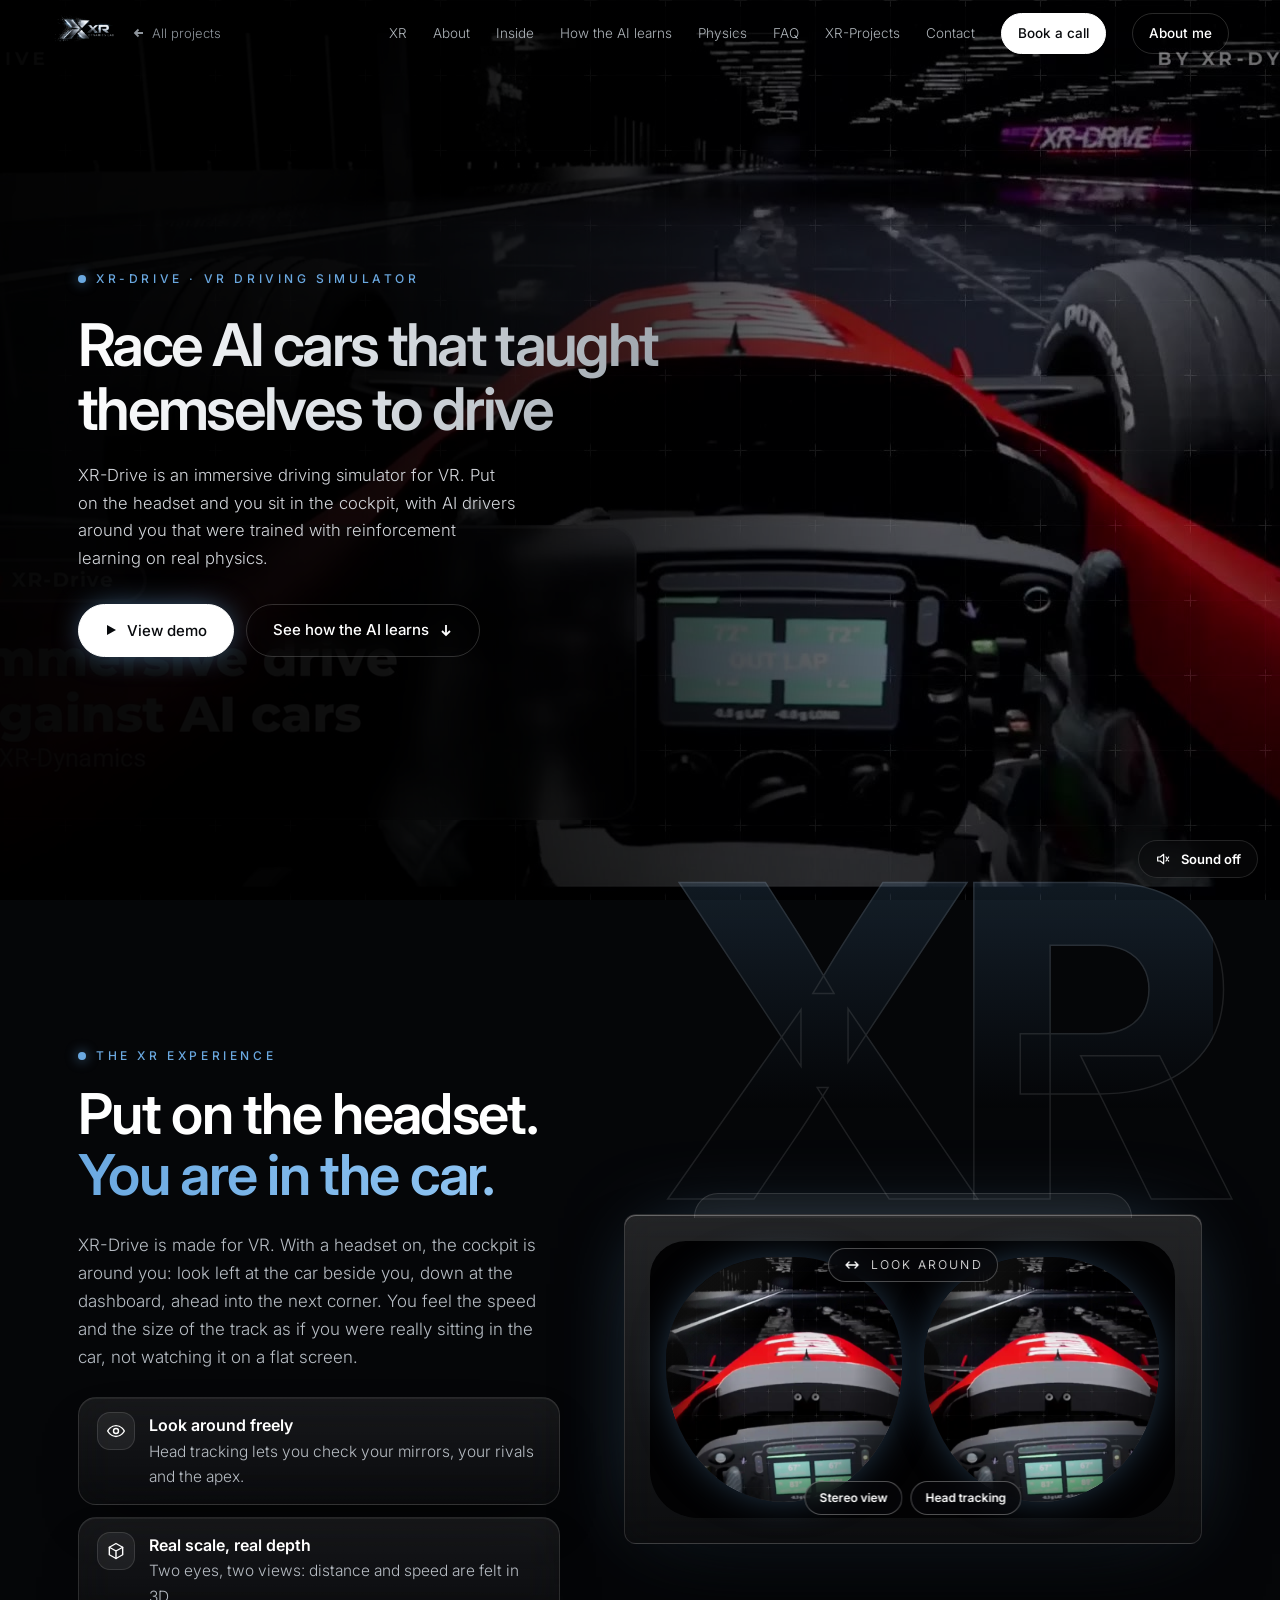
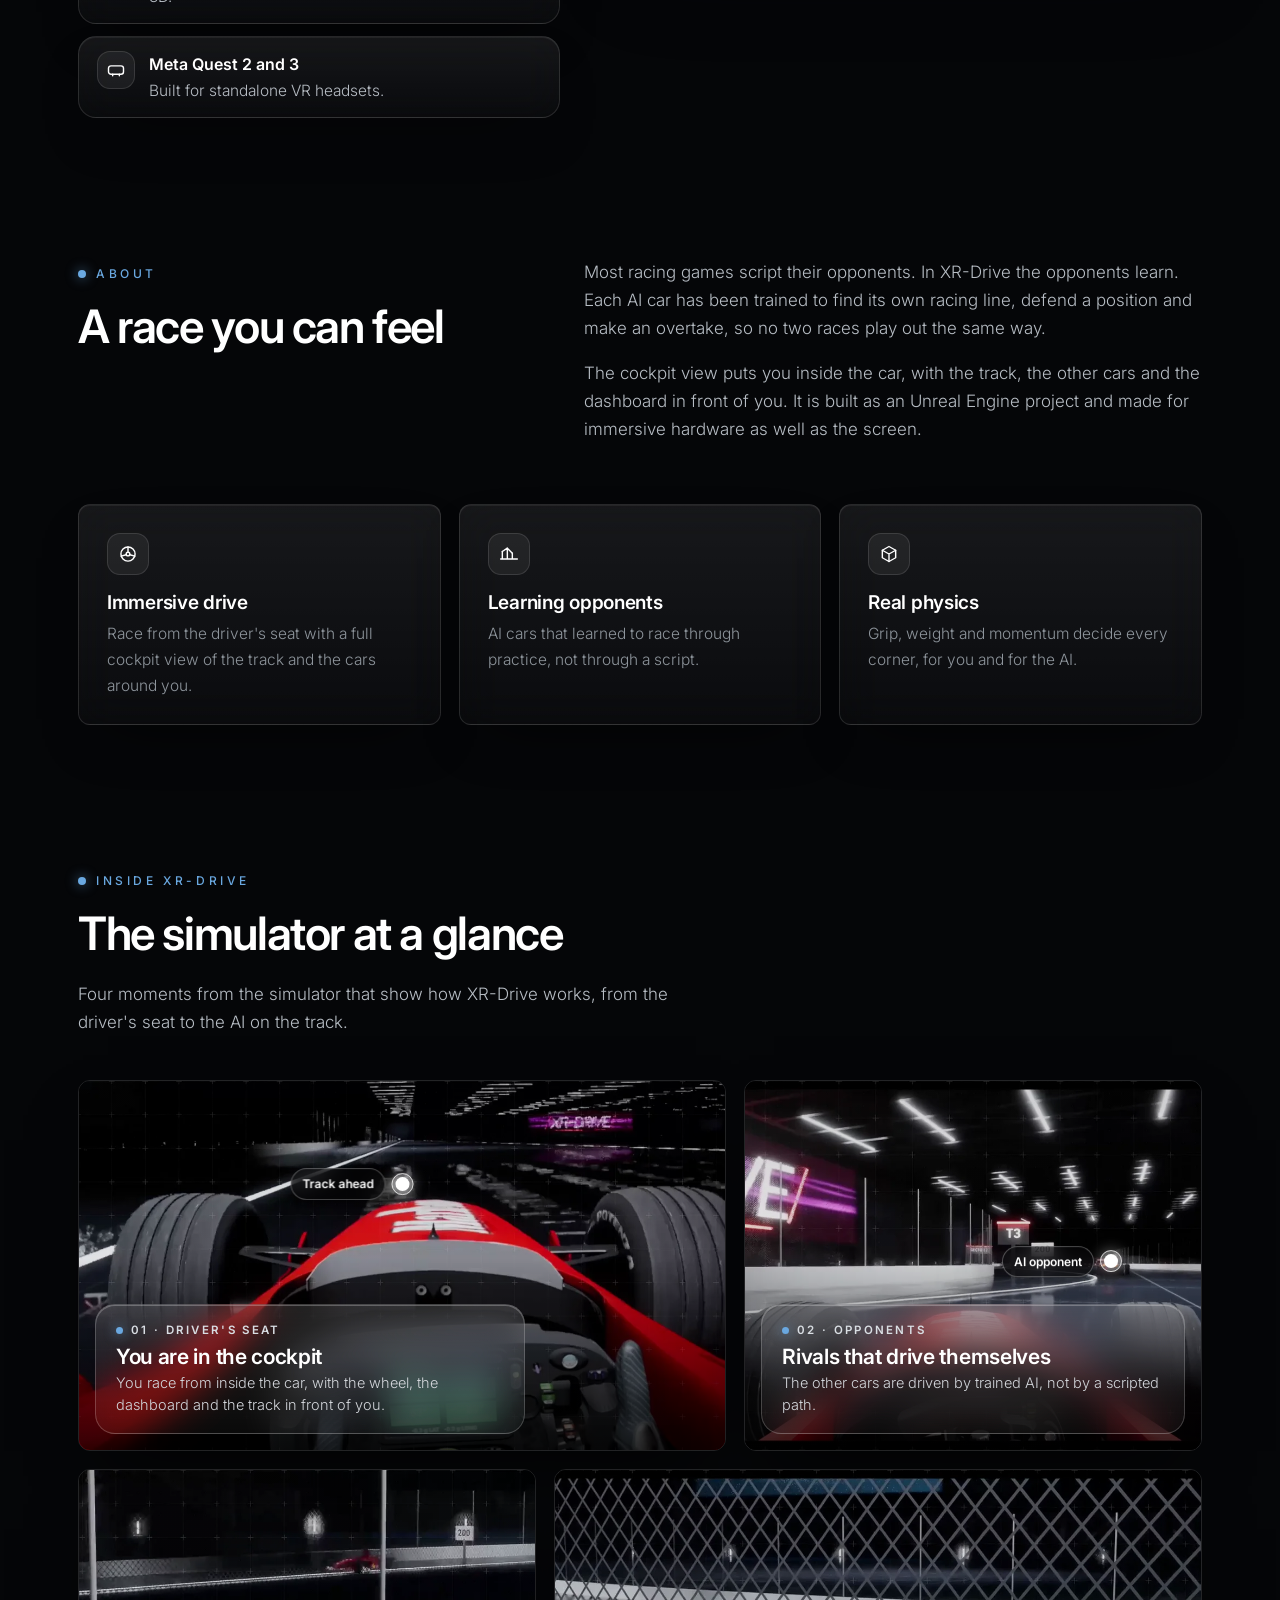
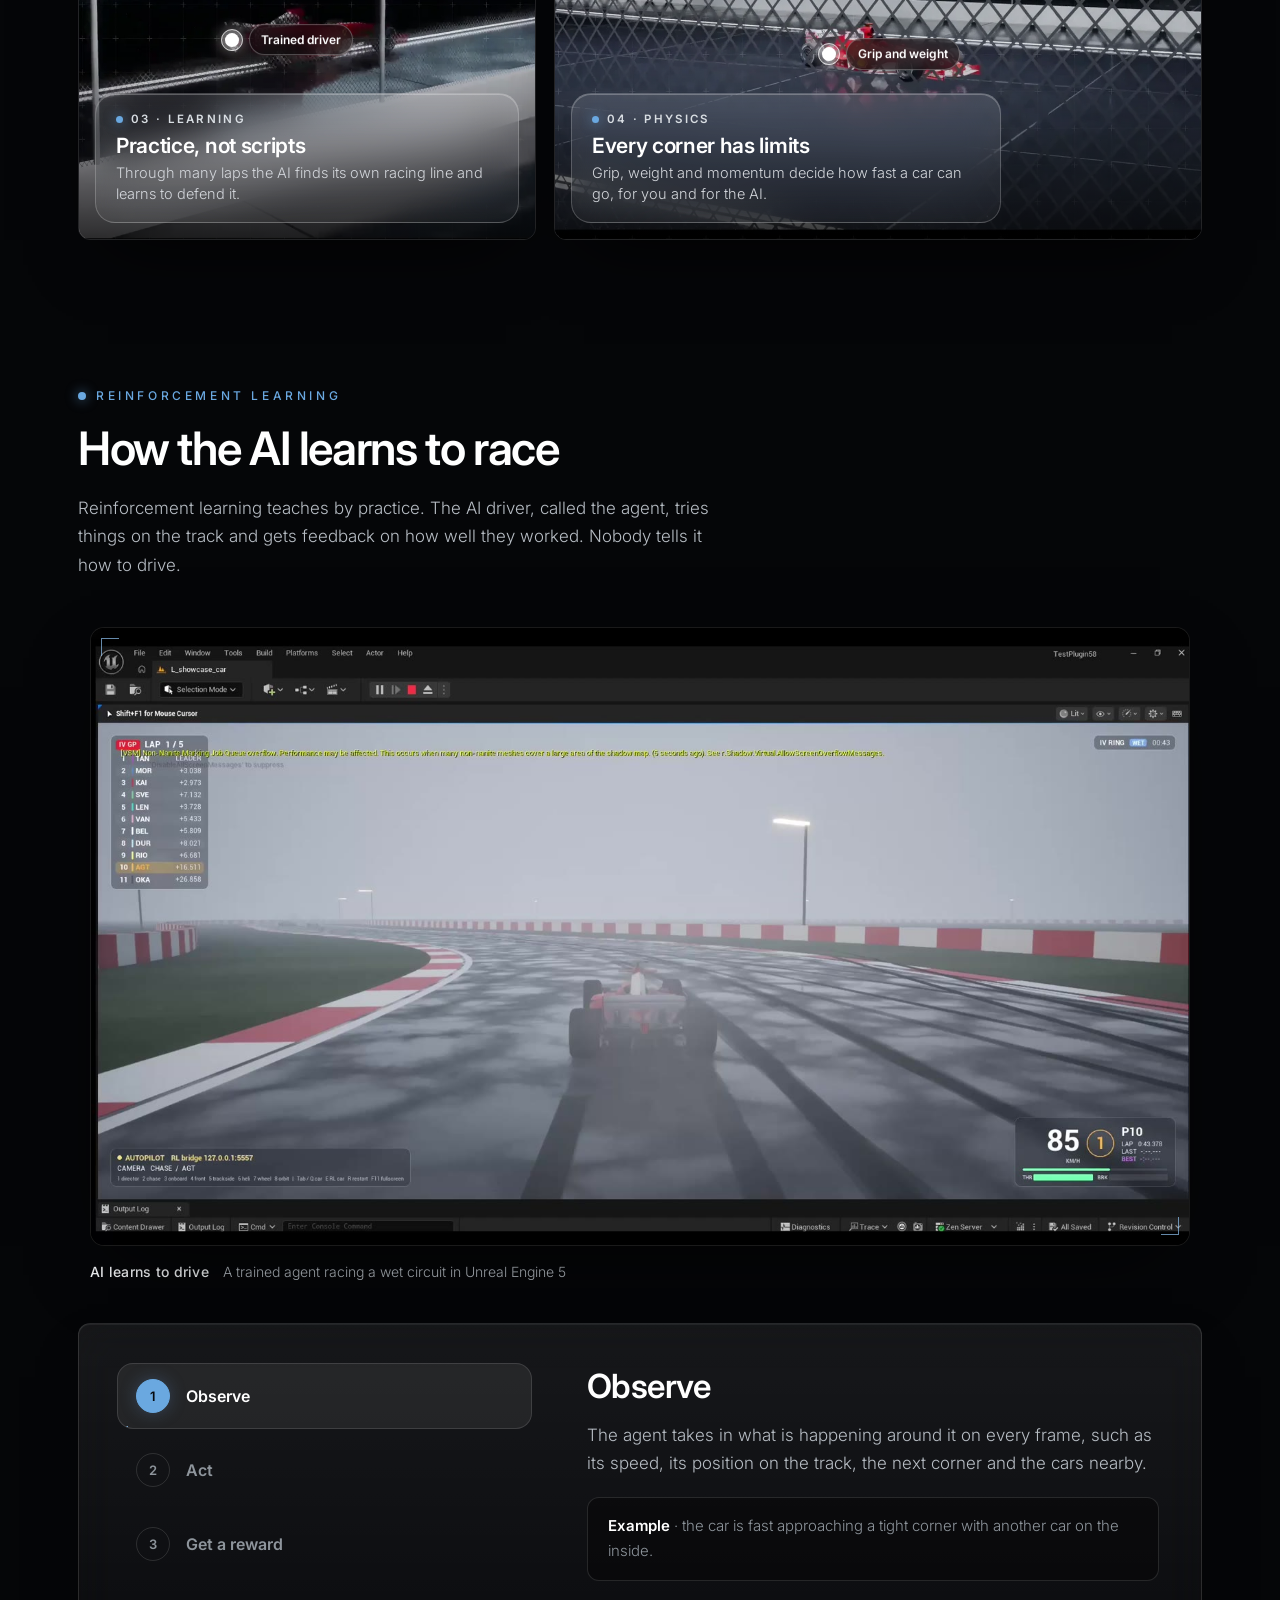
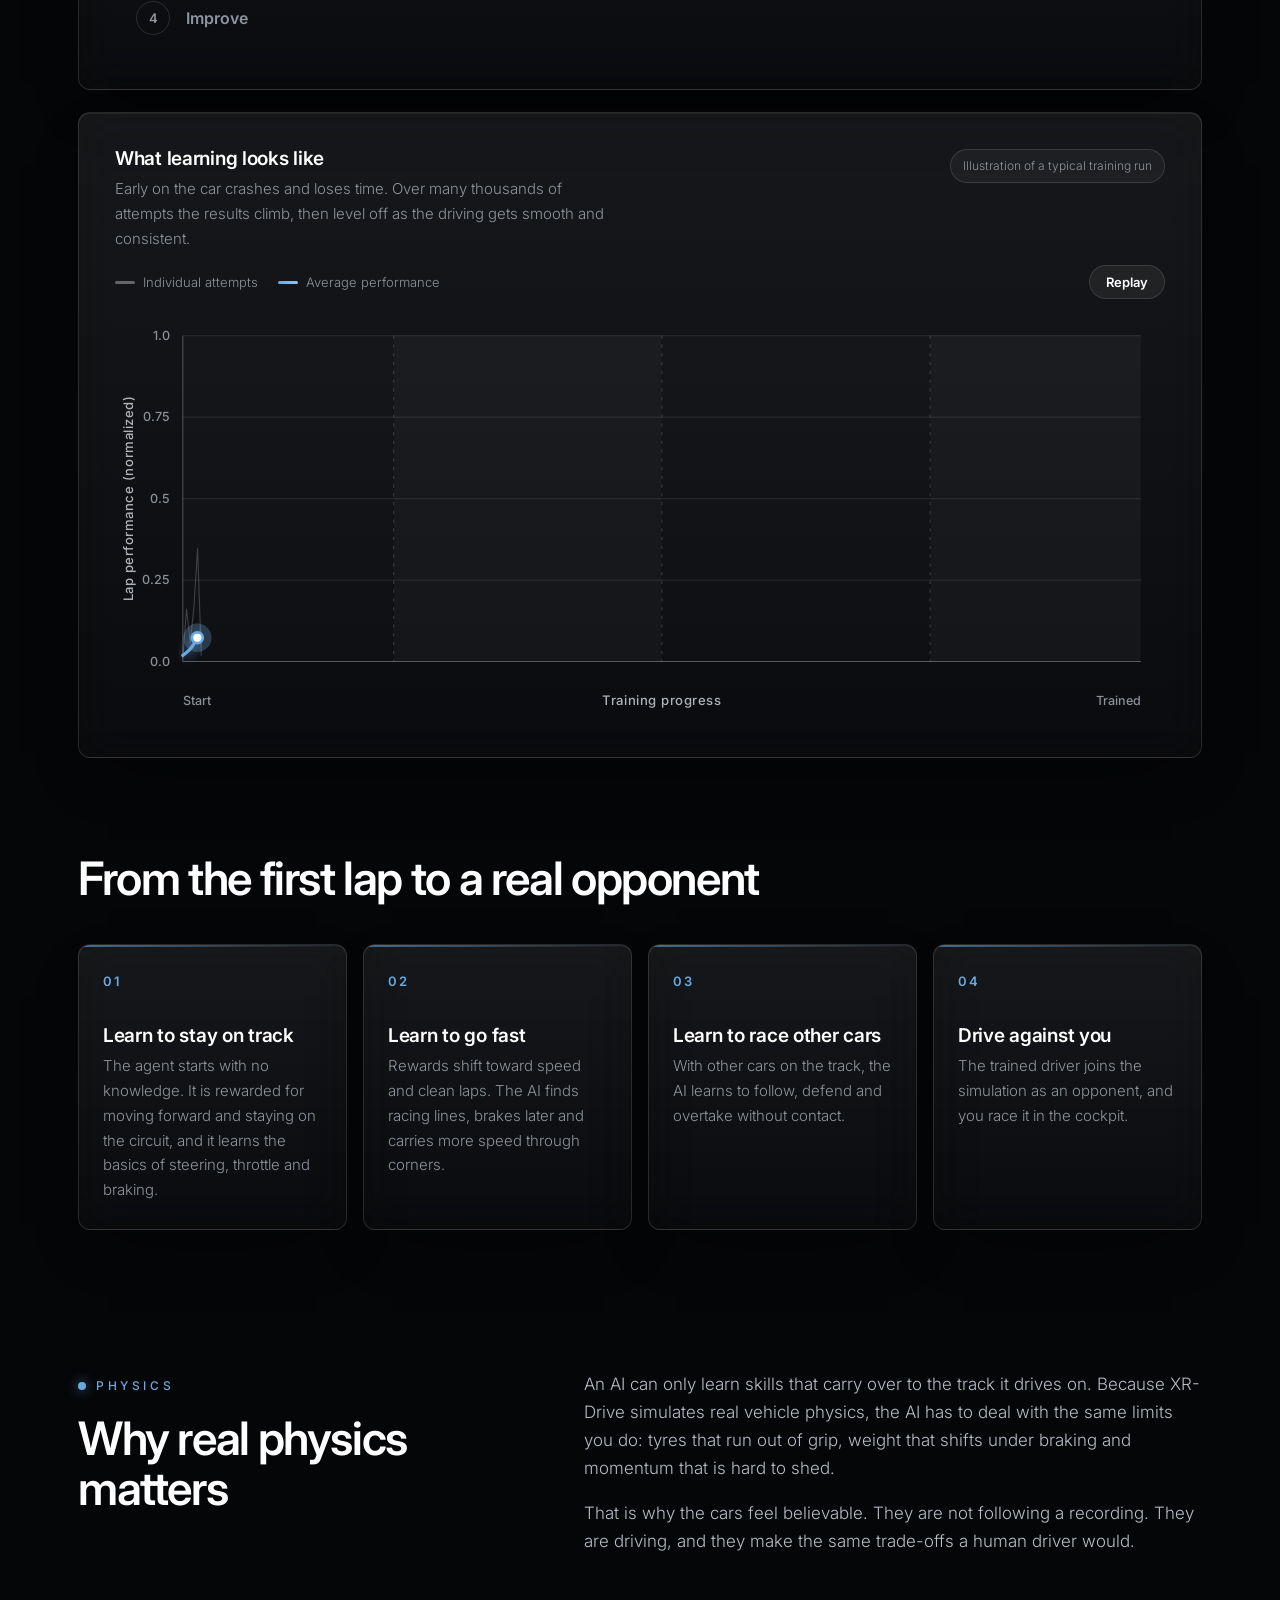
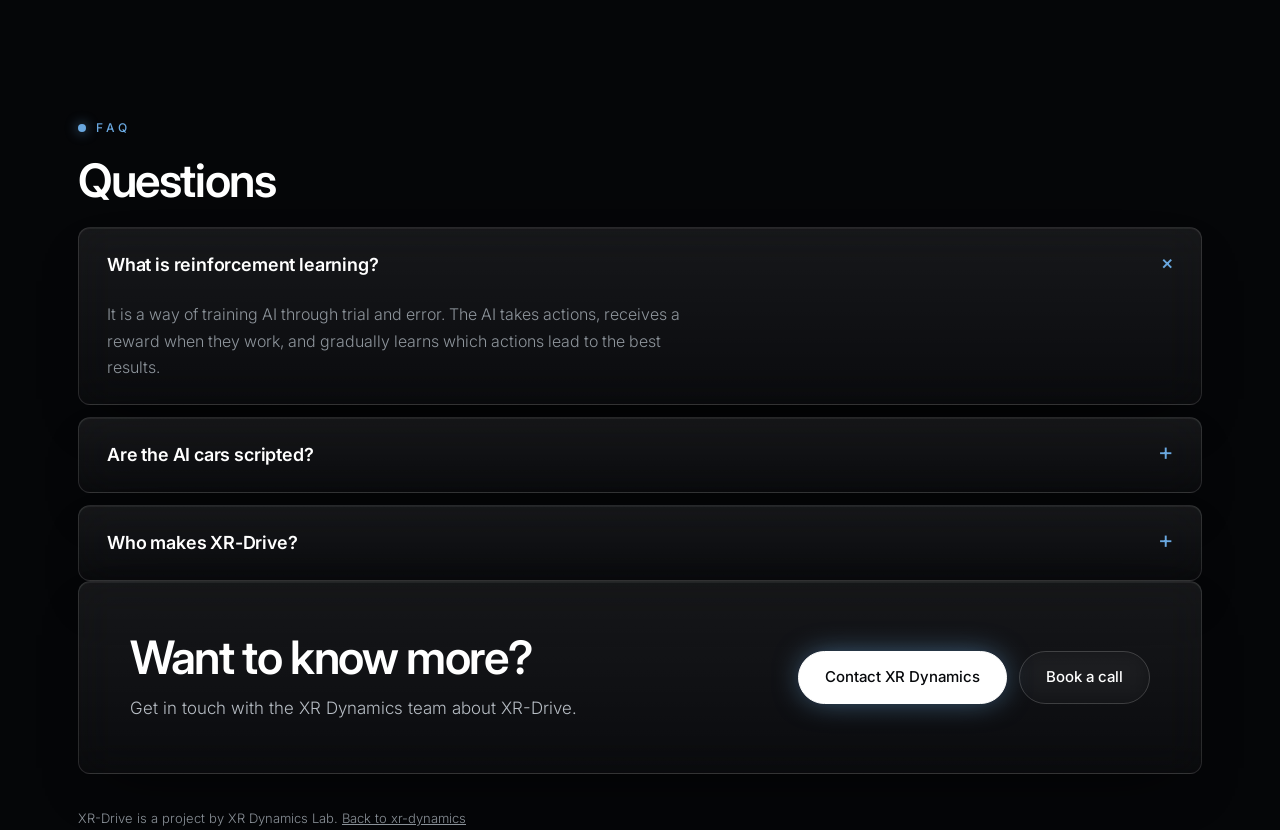
<file: xr-drive/index.html>
<!DOCTYPE html>
<html lang="en">
<head>
<meta charset="utf-8">
<meta name="viewport" content="width=device-width, initial-scale=1">
<title>XR-Drive: immersive racing against AI cars | XR Dynamics Lab</title>
<meta name="description" content="XR-Drive is an immersive driving simulator where you race AI cars trained with reinforcement learning on real physics. Built by XR Dynamics Lab.">
<meta property="og:title" content="XR-Drive: immersive racing against AI cars">
<meta property="og:description" content="Race AI cars that taught themselves to drive, in an Unreal Engine driving simulator built for XR.">
<meta property="og:image" content="../assets/poster/xr-drive-final.jpg">
<link rel="icon" href="data:image/svg+xml,%3Csvg xmlns='http://www.w3.org/2000/svg' viewBox='0 0 32 32'%3E%3Crect width='32' height='32' rx='7' fill='%23000'/%3E%3Cpath d='M8 9l16 14M24 9L8 23' stroke='%23fff' stroke-width='2.5'/%3E%3C/svg%3E">
<link rel="preconnect" href="https://fonts.googleapis.com">
<link rel="preconnect" href="https://fonts.gstatic.com" crossorigin>
<link href="https://fonts.googleapis.com/css2?family=Inter:wght@400;500;600;700;800&display=swap" rel="stylesheet">
<style>
:root{
  --bg:#040405; --ink:#fff; --mute:#9aa0a8; --soft:#c9cdd3; --red:#6aa8e0; --green:#ffffff;
  --glass:linear-gradient(180deg,rgba(255,255,255,.075),rgba(255,255,255,.025));
  --edge:rgba(255,255,255,.14); --veil:.3;
  --sans:"Inter",-apple-system,BlinkMacSystemFont,"Segoe UI",Helvetica,Arial,sans-serif;
}
*{box-sizing:border-box}
html{scroll-behavior:smooth;scroll-padding-top:84px}
body{margin:0;background:var(--bg);color:var(--ink);font:400 17px/1.65 var(--sans);-webkit-font-smoothing:antialiased;overflow-x:clip}
a{color:inherit;text-decoration:none}
h1,h2,h3{margin:0;font-weight:700;letter-spacing:-.03em;line-height:1.08}
h1{font-size:clamp(34px,4.6vw,68px);font-weight:700;letter-spacing:-.045em}
h2{font-size:clamp(28px,3.6vw,50px);margin-bottom:.45em}
h3{font-size:19px;letter-spacing:-.015em;margin-bottom:.4em}
p{margin:0 0 1em;color:var(--soft);max-width:64ch}

/* background video */
.bgv{position:fixed;inset:0;z-index:-3;width:100%;height:100%;object-fit:cover;background:#000}
.veil{position:fixed;inset:0;z-index:-2;pointer-events:none;background:
  radial-gradient(ellipse 90% 70% at 70% 40%,transparent 0%,rgba(0,0,0,.35) 100%),
  rgba(2,2,4,var(--veil))}
.veil::after{content:"";position:absolute;inset:0;background:linear-gradient(90deg,rgba(0,0,0,.94) 0%,rgba(0,0,0,.88) 30%,rgba(0,0,0,.6) 50%,rgba(0,0,0,.15) 72%,rgba(0,0,0,0) 90%);opacity:calc(1.5 - var(--veil)*1.5)}

.wrap{position:relative;max-width:1180px;margin:0 auto;padding:0 28px}
.glass{background:var(--glass);border:1px solid var(--edge);border-radius:26px;-webkit-backdrop-filter:blur(20px) saturate(1.4);backdrop-filter:blur(20px) saturate(1.4);box-shadow:inset 0 1px 0 rgba(255,255,255,.22),0 30px 70px -30px rgba(0,0,0,.8)}
.eyebrow{display:inline-flex;align-items:center;gap:10px;font-size:12px;font-weight:600;letter-spacing:.2em;text-transform:uppercase;color:var(--soft);margin-bottom:18px}
.eyebrow::before{content:"";width:8px;height:8px;border-radius:50%;background:var(--red);box-shadow:0 0 12px 2px rgba(106,168,224,.7)}

/* header */
.top{position:fixed;z-index:20;top:0;left:0;right:0;height:68px;display:flex;align-items:center;justify-content:space-between;padding:0 clamp(18px,4vw,56px);transition:background .3s,border-color .3s;border-bottom:1px solid transparent}
.top.solid{background:rgba(0,0,0,.72);-webkit-backdrop-filter:blur(16px);backdrop-filter:blur(16px);border-bottom-color:rgba(255,255,255,.09)}
.top .logo{display:flex;align-items:center;gap:16px}
.top .logo img{height:34px;width:auto}
.top .back{font-size:13px;color:var(--mute);display:inline-flex;gap:6px;align-items:center;transition:color .2s}
.top .back:hover{color:#fff}
.top nav{display:flex;align-items:center;gap:26px;font-size:14px}
.top nav a{color:var(--soft);transition:color .2s}
.top nav a:hover{color:#fff}
.top nav .cta{padding:9px 18px;border-radius:999px;border:1px solid rgba(255,255,255,.3);background:rgba(255,255,255,.07);color:#fff;font-weight:600}

/* buttons */
.btns{display:flex;gap:12px;flex-wrap:wrap;margin-top:32px}
.btn{display:inline-flex;align-items:center;gap:10px;padding:13px 26px;border-radius:999px;font-size:15px;font-weight:600;color:#fff;border:1px solid rgba(255,255,255,.34);background:linear-gradient(180deg,rgba(255,255,255,.12),rgba(255,255,255,.03));-webkit-backdrop-filter:blur(12px);backdrop-filter:blur(12px);box-shadow:inset 0 1px 0 rgba(255,255,255,.2);transition:transform .25s,box-shadow .25s,background .25s;cursor:pointer;font-family:inherit}
.btn:hover{transform:translateY(-2px);background:rgba(255,255,255,.16)}
.btn.red{border-color:rgba(106,168,224,.7);background:linear-gradient(180deg,rgba(106,168,224,.5),rgba(106,168,224,.18));box-shadow:inset 0 1px 0 rgba(255,255,255,.25),0 0 30px -6px rgba(106,168,224,.7)}
.btn:focus-visible,summary:focus-visible,.step:focus-visible,.snd:focus-visible{outline:2px solid #fff;outline-offset:3px}

/* hero */
.hero{min-height:100svh;display:flex;align-items:center;padding:110px 28px 90px}
.hero h1{max-width:17ch;margin-top:6px;background:linear-gradient(100deg,#fff 0%,#fff 40%,#b9bec5 50%,#fff 60%,#fff 100%);background-size:300% 100%;-webkit-background-clip:text;background-clip:text;color:transparent;-webkit-text-fill-color:transparent;animation:sweep 7s linear infinite}
@keyframes sweep{to{background-position:-300% 0}}
.hero .lead{font-size:clamp(16px,1.3vw,19px);color:#d3d6db;margin:22px 0 0;max-width:44ch}
.tags{display:flex;gap:10px;flex-wrap:wrap;margin-top:34px}
.tag{padding:7px 14px;border-radius:999px;font-size:13px;color:var(--soft);border:1px solid var(--edge);background:rgba(255,255,255,.05);-webkit-backdrop-filter:blur(10px);backdrop-filter:blur(10px)}
.scroll{position:absolute;left:28px;bottom:34px;font-size:12px;letter-spacing:.2em;text-transform:uppercase;color:var(--mute);display:flex;align-items:center;gap:12px}
.scroll i{display:block;width:1px;height:38px;background:linear-gradient(#fff,transparent);animation:drip 2.2s ease-in-out infinite;transform-origin:top}
@keyframes drip{0%{transform:scaleY(0)}50%{transform:scaleY(1)}100%{transform:scaleY(1);opacity:0}}

section{padding:clamp(70px,11vw,140px) 0 0}
.two{display:grid;grid-template-columns:5fr 7fr;gap:clamp(28px,5vw,80px);align-items:start}
.cards{display:grid;grid-template-columns:repeat(3,1fr);gap:18px;margin-top:44px}
.cards .glass{padding:28px 28px 26px}
.cards p{margin:0;font-size:15.5px;color:var(--mute)}
.ico{width:42px;height:42px;border-radius:13px;display:grid;place-items:center;margin-bottom:18px;border:1px solid var(--edge);background:rgba(255,255,255,.06)}
.ico svg{width:20px;height:20px;stroke:#fff;fill:none;stroke-width:1.7;stroke-linecap:round;stroke-linejoin:round}

/* reveal */
.rv{opacity:0;transform:translateY(26px);filter:blur(6px);transition:opacity .9s ease,transform 1s cubic-bezier(.2,.7,.2,1),filter .9s ease}
.rv.in{opacity:1;transform:none;filter:none}

/* learning loop */
.loop{margin-top:40px;padding:clamp(22px,3vw,40px);display:grid;grid-template-columns:minmax(260px,5fr) 7fr;gap:clamp(24px,4vw,56px)}
.steps{display:flex;flex-direction:column;gap:8px;position:relative}
.step{position:relative;display:flex;align-items:center;gap:16px;text-align:left;font:600 16px var(--sans);color:var(--mute);padding:15px 18px;border-radius:16px;border:1px solid transparent;background:transparent;cursor:pointer;transition:color .3s,background .3s,border-color .3s;overflow:hidden}
.step b{flex:none;display:grid;place-items:center;width:34px;height:34px;border-radius:50%;border:1px solid var(--edge);font-size:13px;font-weight:600;transition:all .3s}
.step[aria-selected="true"]{color:#fff;background:rgba(255,255,255,.07);border-color:var(--edge)}
.step[aria-selected="true"] b{background:var(--red);border-color:var(--red);box-shadow:0 0 18px -2px rgba(106,168,224,.8)}
.step i{position:absolute;left:0;bottom:0;height:2px;width:0;background:linear-gradient(90deg,var(--red),#8fc4f2)}
.detail{padding:6px 4px;min-height:230px}
.detail h3{font-size:clamp(24px,2.6vw,34px);margin-bottom:.5em}
.detail p{font-size:17px}
.detail .ex{margin-top:20px;padding:16px 20px;border-radius:16px;border:1px solid var(--edge);background:rgba(0,0,0,.35);font-size:15px;color:var(--mute)}
.detail .ex b{color:#fff;font-weight:600}
.fade{animation:fadeup .6s cubic-bezier(.2,.7,.2,1)}
@keyframes fadeup{from{opacity:0;transform:translateY(10px)}to{opacity:1;transform:none}}

/* chart */
.chart{margin-top:22px;padding:clamp(20px,3vw,36px)}
.chart-h{display:flex;justify-content:space-between;align-items:flex-start;gap:20px;flex-wrap:wrap;margin-bottom:6px}
.chart-h p{margin:6px 0 0;font-size:15px;color:var(--mute);max-width:56ch}
.chip{display:inline-flex;align-items:center;gap:8px;padding:6px 12px;border-radius:999px;font-size:12px;color:var(--mute);border:1px solid var(--edge);background:rgba(255,255,255,.04)}
.legend{display:flex;gap:20px;flex-wrap:wrap;font-size:13px;color:var(--mute);margin:14px 0 6px}
.legend span{display:inline-flex;align-items:center;gap:8px}
.legend i{display:inline-block;width:20px;height:3px;border-radius:2px}
.cwrap{position:relative}
.cwrap svg{width:100%;height:auto;display:block;overflow:visible;touch-action:pan-y}
.tip{position:absolute;pointer-events:none;opacity:0;transform:translate(-50%,-110%);padding:8px 12px;border-radius:12px;font-size:12.5px;line-height:1.35;white-space:nowrap;background:rgba(10,10,12,.85);border:1px solid var(--edge);-webkit-backdrop-filter:blur(10px);backdrop-filter:blur(10px);transition:opacity .15s}
.tip b{display:block;font-weight:600}
.replay{margin-left:auto;font:600 13px var(--sans);color:#fff;padding:8px 16px;border-radius:999px;border:1px solid var(--edge);background:rgba(255,255,255,.06);cursor:pointer}
.replay:hover{background:rgba(255,255,255,.12)}
.ax text{fill:#8b9098;font:500 11.5px var(--sans)}
.ax .lbl{fill:#aeb3ba;font-size:12px;letter-spacing:.04em}
.phase-l{fill:#d5d8dd;font:600 12px var(--sans);opacity:0;transition:opacity .6s}
.phase-l.on{opacity:1}


/* snapshots */
.shots{display:grid;grid-template-columns:repeat(12,1fr);gap:18px;margin-top:44px}
.shot{position:relative;margin:0;border-radius:26px;overflow:hidden;min-height:clamp(240px,29vw,400px);grid-column:span 6;border:1px solid var(--edge);box-shadow:0 30px 70px -30px rgba(0,0,0,.85)}
.shot:nth-child(1),.shot:nth-child(4){grid-column:span 7}.shot:nth-child(2),.shot:nth-child(3){grid-column:span 5}
.shot img{position:absolute;inset:0;width:100%;height:100%;object-fit:cover;transition:transform 1.4s cubic-bezier(.2,.7,.2,1)}
.shot:hover img{transform:scale(1.05)}
.shot::after{content:"";position:absolute;inset:0;background:linear-gradient(0deg,rgba(0,0,0,.78) 0%,rgba(0,0,0,.1) 52%,rgba(0,0,0,.18) 100%);pointer-events:none}
.cap{position:absolute;z-index:2;left:16px;right:16px;bottom:16px;max-width:430px;padding:16px 20px 17px;border-radius:20px;border:1px solid rgba(255,255,255,.2);background:linear-gradient(180deg,rgba(255,255,255,.13),rgba(255,255,255,.04));-webkit-backdrop-filter:blur(18px) saturate(1.4);backdrop-filter:blur(18px) saturate(1.4);box-shadow:inset 0 1px 0 rgba(255,255,255,.25)}
.cap small{display:flex;align-items:center;gap:8px;font-size:11.5px;font-weight:600;letter-spacing:.2em;text-transform:uppercase;color:var(--soft);margin-bottom:6px}
.cap small::before{content:"";width:7px;height:7px;border-radius:50%;background:var(--red);box-shadow:0 0 10px 2px rgba(106,168,224,.7)}
.cap h3{font-size:21px;margin:0 0 4px}
.cap p{margin:0;font-size:14.5px;line-height:1.5;color:#d3d6db}
.pin{position:absolute;z-index:2;transform:translate(-50%,-50%);display:flex;align-items:center;gap:10px;pointer-events:none}
.pin i{position:relative;width:14px;height:14px;border-radius:50%;background:#fff;box-shadow:0 0 0 4px rgba(255,255,255,.22),0 0 16px 2px rgba(255,255,255,.6)}
.pin i::after{content:"";position:absolute;inset:-4px;border-radius:50%;border:1.5px solid rgba(255,255,255,.7);animation:ping 2.4s ease-out infinite}
@keyframes ping{0%{transform:scale(.6);opacity:1}100%{transform:scale(2.6);opacity:0}}
.pin span{padding:5px 11px;border-radius:999px;font-size:12px;font-weight:600;white-space:nowrap;color:#fff;border:1px solid rgba(255,255,255,.28);background:rgba(8,8,10,.55);-webkit-backdrop-filter:blur(10px);backdrop-filter:blur(10px)}
.pin.l{flex-direction:row-reverse}
@media(max-width:900px){.shots{grid-template-columns:1fr}.shot,.shot:nth-child(n){grid-column:auto;min-height:380px}.cap{max-width:none}.ax text{font-size:15px}.ax .lbl{font-size:15px}.phase-l{font-size:15px}}


/* XR highlight */
.xrs{position:relative}
.xrs::before{content:"XR";position:absolute;z-index:-1;right:-1%;top:-4%;font-weight:800;font-size:clamp(200px,34vw,520px);letter-spacing:-.06em;line-height:.8;color:transparent;-webkit-text-stroke:1.5px rgba(255,255,255,.1);pointer-events:none;background:linear-gradient(180deg,rgba(106,168,224,.16),transparent 70%);-webkit-background-clip:text;background-clip:text}
.xr-grid{display:grid;grid-template-columns:5fr 6fr;gap:clamp(28px,5vw,72px);align-items:center}
.xr-grid h2{font-size:clamp(32px,4.4vw,64px)}
.xr-grid h2 em{font-style:normal;background:linear-gradient(100deg,#6aa8e0,#8fc4f2);-webkit-background-clip:text;background-clip:text;color:transparent;-webkit-text-fill-color:transparent}
.xr-list{list-style:none;margin:26px 0 0;padding:0;display:grid;gap:12px}
.xr-list li{display:flex;gap:14px;align-items:flex-start;padding:14px 18px;border-radius:18px;font-size:15.5px;color:var(--soft)}
.xr-list b{display:block;color:#fff;font-weight:600;font-size:16px}
.xr-list .ico{flex:none;margin:0;width:38px;height:38px}
.vr{position:relative;padding:clamp(14px,2vw,26px);border-radius:44px 44px 56px 56px;border:1px solid var(--edge);background:linear-gradient(180deg,rgba(255,255,255,.12),rgba(255,255,255,.03));-webkit-backdrop-filter:blur(18px);backdrop-filter:blur(18px);box-shadow:inset 0 1px 0 rgba(255,255,255,.3),0 40px 90px -30px rgba(0,0,0,.9),0 0 90px -34px rgba(106,168,224,.6)}
.vr::before{content:"";position:absolute;left:12%;right:12%;top:-22px;height:24px;border-radius:24px 24px 0 0;border:1px solid var(--edge);border-bottom:0;background:rgba(255,255,255,.05)}
.vr-eyes{display:grid;grid-template-columns:1fr 1fr;gap:clamp(10px,2vw,22px);padding:clamp(8px,1.4vw,16px);border-radius:36px 36px 48px 48px;background:#020203}
.eye{position:relative;aspect-ratio:1/1.04;border-radius:46% 46% 50% 50% / 42% 42% 56% 56%;overflow:hidden;background:#000;box-shadow:inset 0 0 0 2px rgba(255,255,255,.1),0 0 40px -10px rgba(106,168,224,.5)}
.eye i{position:absolute;inset:-4% -30%;background:url(../assets/xrdrive/cockpit.webp) 50% 50%/cover;animation:look 11s ease-in-out infinite}
.eye.r i{animation-delay:-.35s;transform:translateX(-1.5%)}
.eye::after{content:"";position:absolute;inset:0;border-radius:inherit;background:radial-gradient(ellipse at 50% 46%,transparent 42%,rgba(0,0,0,.55) 74%,#000 100%),linear-gradient(135deg,rgba(255,255,255,.16),transparent 34%);pointer-events:none}
@keyframes look{0%,100%{transform:translateX(7%) scale(1.04)}50%{transform:translateX(-7%) scale(1.04)}}
.vr-hud{position:absolute;flex-wrap:nowrap;left:50%;bottom:clamp(14px,2.2vw,28px);transform:translateX(-50%);display:flex;gap:8px;z-index:2}
.vr-hud span{padding:6px 14px;border-radius:999px;font-size:12px;font-weight:600;white-space:nowrap;color:#fff;border:1px solid rgba(255,255,255,.3);background:rgba(8,8,10,.6);-webkit-backdrop-filter:blur(10px);backdrop-filter:blur(10px)}
.vr-look{white-space:nowrap;position:absolute;left:50%;top:clamp(18px,2.6vw,34px);transform:translateX(-50%);z-index:2;display:flex;align-items:center;gap:10px;font-size:12px;letter-spacing:.18em;text-transform:uppercase;color:#fff;padding:6px 14px;border-radius:999px;border:1px solid rgba(255,255,255,.28);background:rgba(8,8,10,.6);-webkit-backdrop-filter:blur(10px);backdrop-filter:blur(10px)}
.vr-look svg{width:18px;height:18px;stroke:#fff;fill:none;stroke-width:1.8;stroke-linecap:round;stroke-linejoin:round;animation:sway 11s ease-in-out infinite}
@keyframes sway{0%,100%{transform:translateX(5px)}50%{transform:translateX(-5px)}}
.tag.xr{color:#fff;border-color:rgba(106,168,224,.7);background:rgba(106,168,224,.2);box-shadow:0 0 22px -6px rgba(106,168,224,.8)}
.badge-xr{display:inline-flex;align-items:center;gap:10px;margin:0 0 22px;padding:9px 18px;border-radius:999px;font-size:14px;font-weight:600;color:#fff;border:1px solid rgba(106,168,224,.65);background:linear-gradient(180deg,rgba(106,168,224,.3),rgba(106,168,224,.08));box-shadow:0 0 30px -8px rgba(106,168,224,.8),inset 0 1px 0 rgba(255,255,255,.2)}
.badge-xr svg{width:20px;height:20px;stroke:#fff;fill:none;stroke-width:1.7;stroke-linecap:round;stroke-linejoin:round}
@media(max-width:900px){.xr-grid{grid-template-columns:1fr}.xrs::before{opacity:.6}}
.learnvid{max-width:1100px;margin:clamp(28px,4vw,48px) auto 0}.lvframe{position:relative;border-radius:14px;overflow:hidden;border:1px solid rgba(255,255,255,.1);background:#000;box-shadow:0 30px 80px -30px rgba(0,0,0,.8)}.lvframe video{display:block;width:100%;aspect-ratio:16/9;object-fit:cover;cursor:pointer}.lvframe .k{position:absolute;width:18px;height:18px;border:1px solid rgba(143,196,242,.7);pointer-events:none}.lvframe .k.tl{top:10px;left:10px;border-right:0;border-bottom:0}.lvframe .k.br{bottom:10px;right:10px;border-left:0;border-top:0}.learnvid figcaption{display:flex;gap:14px;align-items:baseline;flex-wrap:wrap;margin-top:14px;color:#b7bdc4;font-size:14px}.learnvid figcaption b{color:#f3f5f7;font-weight:500;letter-spacing:.02em}
@media(prefers-reduced-motion:reduce){.eye i,.vr-look svg{animation:none;transform:none}}

/* stages */
.stages{list-style:none;margin:40px 0 0;padding:0;display:grid;grid-template-columns:repeat(4,1fr);gap:16px;counter-reset:s}
.stages li{counter-increment:s;padding:26px 24px;position:relative;overflow:hidden}
.stages li::before{content:"0" counter(s);display:block;font-size:13px;font-weight:600;letter-spacing:.18em;color:var(--red);margin-bottom:34px}
.stages li::after{content:"";position:absolute;left:0;right:0;top:0;height:2px;background:linear-gradient(90deg,var(--red),transparent);opacity:.8}
.stages p{margin:0;font-size:15px;color:var(--mute)}

/* faq */
details{padding:0;margin-top:12px;border-radius:20px}
summary{cursor:pointer;list-style:none;padding:22px 28px;font-weight:600;font-size:18px;letter-spacing:-.01em;display:flex;justify-content:space-between;gap:20px}
summary::-webkit-details-marker{display:none}
summary::after{content:"+";font-size:24px;line-height:1;color:var(--red);font-weight:400;transition:transform .3s}
details[open] summary::after{transform:rotate(45deg)}
details p{margin:0;padding:0 28px 24px;color:var(--mute);font-size:16px}

footer{padding:clamp(70px,11vw,140px) 0 60px}
footer .glass{padding:clamp(28px,4vw,52px);display:flex;justify-content:space-between;gap:30px;flex-wrap:wrap;align-items:center}
footer h2{margin:0 0 .25em}
footer p{margin:0}
footer small{display:block;margin-top:34px;color:var(--mute);font-size:13px}


/* demo modal */
.demo{position:fixed;inset:0;z-index:50;display:grid;place-items:center;padding:24px}
.demo[hidden]{display:none}
.demo-back{position:absolute;inset:0;background:rgba(0,0,0,.55);-webkit-backdrop-filter:blur(14px);backdrop-filter:blur(14px);animation:fadeIn .35s ease both}
.demo-box{position:relative;width:min(72vw,calc(72vh * 16 / 9));padding:10px;border-radius:30px;animation:pop .5s cubic-bezier(.2,.7,.2,1) both;background:linear-gradient(180deg,rgba(255,255,255,.12),rgba(255,255,255,.04));box-shadow:inset 0 1px 0 rgba(255,255,255,.28),0 40px 120px -20px rgba(0,0,0,.9),0 0 80px -30px rgba(106,168,224,.5)}
.demo-box video{display:block;width:100%;aspect-ratio:16/9;border-radius:21px;background:#000;object-fit:contain}
.demo-x{position:absolute;z-index:2;top:-18px;right:-18px;width:40px;height:40px;border-radius:50%;display:grid;place-items:center;color:#fff;cursor:pointer;border:1px solid rgba(255,255,255,.3);background:rgba(12,12,14,.8);-webkit-backdrop-filter:blur(10px);backdrop-filter:blur(10px)}
.demo-x:hover{background:rgba(255,255,255,.16)}
.demo-x:focus-visible{outline:2px solid #fff;outline-offset:3px}
@keyframes fadeIn{from{opacity:0}}
@keyframes pop{from{opacity:0;transform:translateY(24px) scale(.94)}}
@media(max-width:900px){.demo{padding:12px}.demo-box{width:96vw;padding:6px;border-radius:22px}.demo-box video{border-radius:17px}.demo-x{top:-14px;right:-4px}}

/* sound toggle */
.snd{position:fixed;z-index:15;right:22px;bottom:22px;display:inline-flex;align-items:center;gap:10px;padding:10px 16px;border-radius:999px;font:600 13px var(--sans);color:#fff;border:1px solid var(--edge);background:rgba(10,10,12,.55);-webkit-backdrop-filter:blur(14px);backdrop-filter:blur(14px);cursor:pointer}
.snd svg{width:16px;height:16px;stroke:#fff;fill:none;stroke-width:1.8;stroke-linecap:round;stroke-linejoin:round}

@media(max-width:900px){
  .top nav a:not(.cta){display:none}
  .two,.loop{grid-template-columns:1fr}
  .cards{grid-template-columns:1fr}
  .stages{grid-template-columns:1fr 1fr}
  .steps{flex-direction:row;flex-wrap:wrap}
  .step{flex:1 1 45%;padding:12px 14px}
  .scroll{display:none}
  .veil::after{opacity:1;background:linear-gradient(0deg,rgba(0,0,0,.7),rgba(0,0,0,.35))}
}
@media(max-width:560px){.stages{grid-template-columns:1fr}.top .back span{display:none}}

/* Monochrome dark theme (matches the XR Dynamics home): silver type, one cool-blue accent, pill controls */
:root{--bg:#050608;--mute:#8e959c;--soft:#b7bdc4;--red:#6aa8e0;--green:#8fc4f2;--edge:rgba(255,255,255,.12);--accent:#6aa8e0;--glow:rgba(106,168,224,.35)}
body{font-weight:300}
h1,h2,h3{font-weight:600}
.hero h1{background:linear-gradient(100deg,#fff 0%,#d9dee3 45%,#8e969e 100%);-webkit-background-clip:text;background-clip:text;animation:none;background-size:100% 100%}
.eyebrow{color:var(--accent);letter-spacing:.3em;font-weight:500}
.eyebrow::before,.cap small::before{background:var(--accent);box-shadow:0 0 12px 2px var(--glow)}
.cap small{color:#d9dee3}
.glass,.shot,.detail .ex,.vr{border-radius:12px}
.glass{border-color:var(--edge);box-shadow:inset 0 1px 0 rgba(255,255,255,.06),0 24px 60px -30px rgba(0,0,0,.8)}
.top.solid{background:rgba(5,6,8,.82);border-bottom-color:rgba(255,255,255,.08)}
.top nav a{color:#aeb4ba;font-size:13.5px}
.top nav a:hover{color:#fff}
.top nav .cta{background:transparent;border:1px solid rgba(255,255,255,.16);color:#fff;font-weight:500;padding:8px 16px;transition:box-shadow .25s,border-color .25s}
.top nav .cta:hover{border-color:var(--accent);box-shadow:0 0 22px var(--glow)}
.top nav .cta.bk{background:#fff;border-color:#fff;color:#07090c}
.top nav .cta.bk:hover{box-shadow:0 0 26px rgba(255,255,255,.35)}
@media(max-width:980px){.top nav a:not(.cta){display:none}}
.btn{font-weight:500;background:transparent;border-color:rgba(255,255,255,.18);box-shadow:none}
.btn:hover{transform:translateY(-1px);border-color:var(--accent);background:transparent;box-shadow:0 0 28px var(--glow)}
.btn.red{background:#fff;color:#07090c;border-color:#fff}
.btn.red:hover{background:#fff;box-shadow:0 0 34px rgba(255,255,255,.4)}
.step[aria-selected="true"] b{background:var(--accent);border-color:var(--accent);box-shadow:0 0 18px -2px var(--glow);color:#06090d}
.step i{background:linear-gradient(90deg,var(--accent),#8fc4f2)}
.stages li::before{color:var(--accent)}
.stages li::after{background:linear-gradient(90deg,rgba(106,168,224,.7),transparent)}
.snd{border-color:var(--edge)}
@media(prefers-reduced-motion:reduce){html{scroll-behavior:auto}.rv{opacity:1;transform:none;filter:none;transition:none}.hero h1,.scroll i{animation:none}}
</style>
</head>
<body>

<video class="bgv" id="bgv" autoplay muted loop playsinline preload="auto" poster="../assets/poster/xr-drive-final.jpg" aria-hidden="true"><source src="../assets/video/xr-drive-final.mp4?v=3" type="video/mp4"></video>
<div class="veil" aria-hidden="true"></div>

<header class="top" id="top">
  <div class="logo">
    <a href="../" aria-label="XR Dynamics Lab"><img src="../assets/xr-mark.png" alt="XR Dynamics Lab" width="64" height="34"></a>
    <a class="back" href="../#projects"><svg width="14" height="14" viewBox="0 0 14 14" fill="none" stroke="currentColor" stroke-width="1.8" aria-hidden="true"><path d="M11 7H3M6.5 3.5L3 7l3.5 3.5"/></svg><span>All projects</span></a>
  </div>
  <nav>
    <a href="#xr">XR</a>
    <a href="#about">About</a>
    <a href="#inside">Inside</a>
    <a href="#learning">How the AI learns</a>
    <a href="#physics">Physics</a>
    <a href="#faq">FAQ</a>
    <a href="../xr-projects/">XR-Projects</a>
    <a href="../#contact">Contact</a>
    <a class="cta bk" href="https://calendly.com/xrdynamics/30min" target="_blank" rel="noopener">Book a call</a>
    <a class="cta ab" href="https://www.linkedin.com/in/surajit-saikia-phd-55b717101/" target="_blank" rel="noopener" aria-label="About me on LinkedIn">About me</a>
  </nav>
</header>

<main>
<header class="wrap hero" id="hero">
  <div>
    <span class="eyebrow">XR-Drive · VR driving simulator</span>
    <h1>Race AI cars that taught themselves to drive</h1>
    <p class="lead">XR-Drive is an immersive driving simulator for VR. Put on the headset and you sit in the cockpit, with AI drivers around you that were trained with reinforcement learning on real physics.</p>
    <div class="btns">
      <button class="btn red" id="demoOpen" type="button"><svg width="12" height="12" viewBox="0 0 12 12" aria-hidden="true"><path d="M2 1l9 5-9 5z" fill="currentColor"/></svg>View demo</button>
      <a class="btn" href="#learning">See how the AI learns <svg width="14" height="14" viewBox="0 0 14 14" fill="none" stroke="currentColor" stroke-width="1.8" aria-hidden="true"><path d="M7 2v10M3 8l4 4 4-4"/></svg></a>
    </div>
  </div>
</header>

<div class="wrap">

<section id="xr" class="xrs">
  <div class="xr-grid">
    <div class="rv"><span class="eyebrow">The XR experience</span>
      <h2>Put on the headset. <em>You are in the car.</em></h2>
      <p>XR-Drive is made for VR. With a headset on, the cockpit is around you: look left at the car beside you, down at the dashboard, ahead into the next corner. You feel the speed and the size of the track as if you were really sitting in the car, not watching it on a flat screen.</p>
      <ul class="xr-list">
        <li class="glass"><div class="ico"><svg viewBox="0 0 24 24"><circle cx="12" cy="12" r="3"/><path d="M2 12s3.6-6.5 10-6.5S22 12 22 12s-3.6 6.5-10 6.5S2 12 2 12z"/></svg></div><div><b>Look around freely</b>Head tracking lets you check your mirrors, your rivals and the apex.</div></li>
        <li class="glass"><div class="ico"><svg viewBox="0 0 24 24"><path d="M12 3l8 4.5v9L12 21l-8-4.5v-9L12 3z"/><path d="M12 12l8-4.5M12 12v9M12 12L4 7.5"/></svg></div><div><b>Real scale, real depth</b>Two eyes, two views: distance and speed are felt in 3D.</div></li>
        <li class="glass"><div class="ico"><svg viewBox="0 0 24 24"><rect x="3" y="7" width="18" height="10" rx="3"/><path d="M8 17v2M16 17v2"/></svg></div><div><b>Meta Quest 2 and 3</b>Built for standalone VR headsets.</div></li>
      </ul>
    </div>
    <div class="vr rv" aria-label="What you see inside the headset: the cockpit in two eyes, looking around">
      <div class="vr-look"><svg viewBox="0 0 24 24" aria-hidden="true"><path d="M4 12h16M8 8l-4 4 4 4M16 8l4 4-4 4"/></svg>Look around</div>
      <div class="vr-eyes"><div class="eye"><i></i></div><div class="eye r"><i></i></div></div>
      <div class="vr-hud"><span>Stereo view</span><span>Head tracking</span></div>
    </div>
  </div>
</section>

<section id="about">
  <div class="two">
    <div class="rv"><span class="eyebrow">About</span><h2>A race you can feel</h2></div>
    <div class="rv">
      <p>Most racing games script their opponents. In XR-Drive the opponents learn. Each AI car has been trained to find its own racing line, defend a position and make an overtake, so no two races play out the same way.</p>
      <p>The cockpit view puts you inside the car, with the track, the other cars and the dashboard in front of you. It is built as an Unreal Engine project and made for immersive hardware as well as the screen.</p>
    </div>
  </div>
  <div class="cards">
    <div class="glass rv"><div class="ico"><svg viewBox="0 0 24 24"><circle cx="12" cy="12" r="8.5"/><circle cx="12" cy="12" r="2.2"/><path d="M12 3.5v6M3.8 14.5l6-1.6M20.2 14.5l-6-1.6"/></svg></div><h3>Immersive drive</h3><p>Race from the driver's seat with a full cockpit view of the track and the cars around you.</p></div>
    <div class="glass rv"><div class="ico"><svg viewBox="0 0 24 24"><path d="M4 18V9M10 18V5M16 18v-7M22 18H2"/><path d="M4 9l6-4 6 6"/></svg></div><h3>Learning opponents</h3><p>AI cars that learned to race through practice, not through a script.</p></div>
    <div class="glass rv"><div class="ico"><svg viewBox="0 0 24 24"><path d="M12 3l8 4.5v9L12 21l-8-4.5v-9L12 3z"/><path d="M12 12l8-4.5M12 12v9M12 12L4 7.5"/></svg></div><h3>Real physics</h3><p>Grip, weight and momentum decide every corner, for you and for the AI.</p></div>
  </div>
</section>

<section id="inside">
  <div class="rv"><span class="eyebrow">Inside XR-Drive</span><h2>The simulator at a glance</h2>
  <p>Four moments from the simulator that show how XR-Drive works, from the driver's seat to the AI on the track.</p></div>
  <div class="shots">
    <figure class="shot rv"><img src="../assets/xrdrive/cockpit.webp" alt="Cockpit view of the XR-Drive car with the wheel display and the track ahead" loading="lazy" width="1280" height="680">
      <span class="pin l" style="left:42%;top:28%"><i></i><span>Track ahead</span></span>
      <figcaption class="cap"><small>01 · Driver's seat</small><h3>You are in the cockpit</h3><p>You race from inside the car, with the wheel, the dashboard and the track in front of you.</p></figcaption></figure>
    <figure class="shot rv"><img src="../assets/xrdrive/opponents.webp" alt="Player car approaching an AI car on a lit circuit" loading="lazy" width="1280" height="680">
      <span class="pin l" style="left:69%;top:49%"><i></i><span>AI opponent</span></span>
      <figcaption class="cap"><small>02 · Opponents</small><h3>Rivals that drive themselves</h3><p>The other cars are driven by trained AI, not by a scripted path.</p></figcaption></figure>
    <figure class="shot rv"><img src="../assets/xrdrive/line.webp" alt="AI car driving along the circuit behind the barrier" loading="lazy" width="1280" height="680">
      <span class="pin" style="left:46%;top:46%"><i></i><span>Trained driver</span></span>
      <figcaption class="cap"><small>03 · Learning</small><h3>Practice, not scripts</h3><p>Through many laps the AI finds its own racing line and learns to defend it.</p></figcaption></figure>
    <figure class="shot rv"><img src="../assets/xrdrive/physics.webp" alt="Car taking a corner of the circuit" loading="lazy" width="1280" height="680">
      <span class="pin" style="left:52%;top:50%"><i></i><span>Grip and weight</span></span>
      <figcaption class="cap"><small>04 · Physics</small><h3>Every corner has limits</h3><p>Grip, weight and momentum decide how fast a car can go, for you and for the AI.</p></figcaption></figure>
  </div>
</section>

<section id="learning">
  <div class="rv"><span class="eyebrow">Reinforcement learning</span><h2>How the AI learns to race</h2>
  <p>Reinforcement learning teaches by practice. The AI driver, called the agent, tries things on the track and gets feedback on how well they worked. Nobody tells it how to drive.</p></div>

  <figure class="learnvid rv"><div class="lvframe"><video id="learnvid" muted loop playsinline preload="none" poster="../assets/poster/xr-drive-learns.jpg" data-src="../assets/video/xr-drive-learns.mp4" aria-label="AI driver racing in the rain in XR-Drive"></video><i class="k tl"></i><i class="k br"></i></div><figcaption><b>AI learns to drive</b><span>A trained agent racing a wet circuit in Unreal Engine 5</span></figcaption></figure>

  <div class="glass loop rv" id="loop">
    <div class="steps" role="tablist" aria-label="The learning loop">
      <button class="step" role="tab" aria-selected="true" data-i="0"><b>1</b>Observe<i></i></button>
      <button class="step" role="tab" aria-selected="false" data-i="1"><b>2</b>Act<i></i></button>
      <button class="step" role="tab" aria-selected="false" data-i="2"><b>3</b>Get a reward<i></i></button>
      <button class="step" role="tab" aria-selected="false" data-i="3"><b>4</b>Improve<i></i></button>
    </div>
    <div class="detail" aria-live="polite">
      <h3 id="pt"></h3><p id="pp"></p><div class="ex" id="pe"></div>
    </div>
  </div>

  <div class="glass chart rv" id="chart">
    <div class="chart-h">
      <div><h3>What learning looks like</h3>
      <p>Early on the car crashes and loses time. Over many thousands of attempts the results climb, then level off as the driving gets smooth and consistent.</p></div>
      <span class="chip">Illustration of a typical training run</span>
    </div>
    <div class="legend"><span><i style="background:rgba(255,255,255,.35)"></i>Individual attempts</span><span><i style="background:linear-gradient(90deg,#6aa8e0,#8fc4f2)"></i>Average performance</span><button class="replay" id="replay" type="button">Replay</button></div>
    <div class="cwrap" id="cwrap">
      <svg id="csvg" viewBox="0 0 960 380" role="img" aria-label="Illustrative learning curve: performance rises across four training stages and levels off"></svg>
      <div class="tip" id="tip"></div>
    </div>
  </div>

  <h2 class="rv" style="margin-top:clamp(56px,8vw,96px)">From the first lap to a real opponent</h2>
  <ol class="stages">
    <li class="glass rv"><h3>Learn to stay on track</h3><p>The agent starts with no knowledge. It is rewarded for moving forward and staying on the circuit, and it learns the basics of steering, throttle and braking.</p></li>
    <li class="glass rv"><h3>Learn to go fast</h3><p>Rewards shift toward speed and clean laps. The AI finds racing lines, brakes later and carries more speed through corners.</p></li>
    <li class="glass rv"><h3>Learn to race other cars</h3><p>With other cars on the track, the AI learns to follow, defend and overtake without contact.</p></li>
    <li class="glass rv"><h3>Drive against you</h3><p>The trained driver joins the simulation as an opponent, and you race it in the cockpit.</p></li>
  </ol>
</section>

<section id="physics">
  <div class="two">
    <div class="rv"><span class="eyebrow">Physics</span><h2>Why real physics matters</h2></div>
    <div class="rv">
      <p>An AI can only learn skills that carry over to the track it drives on. Because XR-Drive simulates real vehicle physics, the AI has to deal with the same limits you do: tyres that run out of grip, weight that shifts under braking and momentum that is hard to shed.</p>
      <p>That is why the cars feel believable. They are not following a recording. They are driving, and they make the same trade-offs a human driver would.</p>
    </div>
  </div>
</section>

<section id="faq">
  <div class="rv"><span class="eyebrow">FAQ</span><h2>Questions</h2></div>
  <details class="glass rv" open><summary>What is reinforcement learning?</summary><p>It is a way of training AI through trial and error. The AI takes actions, receives a reward when they work, and gradually learns which actions lead to the best results.</p></details>
  <details class="glass rv"><summary>Are the AI cars scripted?</summary><p>No. Their driving comes from a trained model, not a fixed path, so they react to what happens on the track.</p></details>
  <details class="glass rv"><summary>Who makes XR-Drive?</summary><p>XR-Drive is built by XR Dynamics Lab as an Unreal Engine project.</p></details>
</section>

</div>
</main>

<footer class="wrap">
  <div class="glass rv">
    <div><h2>Want to know more?</h2><p>Get in touch with the XR Dynamics team about XR-Drive.</p></div>
    <div class="btns" style="margin:0"><a class="btn red" href="../#contact">Contact XR Dynamics</a><a class="btn" href="https://calendly.com/xrdynamics/30min" target="_blank" rel="noopener">Book a call</a></div>
  </div>
  <small>XR-Drive is a project by XR Dynamics Lab. <a href="../" style="text-decoration:underline">Back to xr-dynamics</a></small>
</footer>


<div class="demo" id="demo" hidden role="dialog" aria-modal="true" aria-label="XR-Drive demo video">
  <div class="demo-back" data-close></div>
  <div class="demo-box glass">
    <button class="demo-x" type="button" data-close aria-label="Close demo"><svg width="16" height="16" viewBox="0 0 24 24" aria-hidden="true"><path d="M5 5l14 14M19 5L5 19" stroke="currentColor" stroke-width="1.8" stroke-linecap="round" fill="none"/></svg></button>
    <video id="demoV" controls playsinline preload="none" poster="../assets/poster/xr-drive-final.jpg"></video>
  </div>
</div>

<button class="snd" id="snd" type="button" aria-pressed="false" aria-label="Turn video sound on"><svg viewBox="0 0 24 24" aria-hidden="true"><path d="M4 9v6h4l5 4V5L8 9H4z"/><path id="sndw" d="M16.5 9l4 6M20.5 9l-4 6"/></svg><span id="sndt">Sound off</span></button>

<script>
(() => {
  const $ = s => document.querySelector(s), reduce = matchMedia("(prefers-reduced-motion: reduce)").matches;

  /* header + veil (video clear on the hero, darker further down) */
  const top = $("#top"), root = document.documentElement;
  const onScroll = () => {
    const y = scrollY, h = innerHeight;
    top.classList.toggle("solid", y > 30);
    root.style.setProperty("--veil", (0.34 + 0.46 * Math.min(1, y / (h * 0.75))).toFixed(3));
  };
  addEventListener("scroll", onScroll, { passive: true }); onScroll();

  /* background video: sound toggle, reduced motion, data saver */
  const v = $("#bgv"), snd = $("#snd");
  if (reduce || (navigator.connection && navigator.connection.saveData)) { v.removeAttribute("autoplay"); v.pause(); }
  snd.addEventListener("click", () => {
    v.muted = !v.muted;
    if (!v.muted) { v.volume = 0.8; v.play().catch(() => {}); }
    snd.setAttribute("aria-pressed", String(!v.muted));
    $("#sndt").textContent = v.muted ? "Sound off" : "Sound on";
    $("#sndw").setAttribute("d", v.muted ? "M16.5 9l4 6M20.5 9l-4 6" : "M16 9a4 4 0 010 6M18.5 6.5a8 8 0 010 11");
  });


  /* demo modal: glass player at about 72% of the screen */
  const demo = $("#demo"), dv = $("#demoV"); let opener = null, bgWasPlaying = false;
  function openDemo() {
    opener = document.activeElement; bgWasPlaying = !v.paused; v.pause();
    if (!dv.src) dv.src = "../assets/video/xr-drive-final.mp4?v=3";
    demo.hidden = false; document.body.style.overflow = "hidden";
    dv.currentTime = 0; dv.muted = false; dv.play().catch(() => { dv.muted = true; dv.play().catch(() => {}); });
    $(".demo-x").focus({ preventScroll: true });
  }
  function closeDemo() {
    dv.pause(); demo.hidden = true; document.body.style.overflow = "";
    if (bgWasPlaying && !reduce) v.play().catch(() => {});
    if (opener && opener.focus) opener.focus({ preventScroll: true });
  }
  $("#demoOpen").addEventListener("click", openDemo);
  demo.addEventListener("click", e => { if (e.target.closest("[data-close]")) closeDemo(); });
  addEventListener("keydown", e => { if (e.key === "Escape" && !demo.hidden) closeDemo(); });

  /* reveal on scroll */
  const io = new IntersectionObserver(es => es.forEach(e => { if (e.isIntersecting) { e.target.classList.add("in"); io.unobserve(e.target); } }), { threshold: .15, rootMargin: "0px 0px -6% 0px" });
  document.querySelectorAll(".rv").forEach((el, i) => { el.style.transitionDelay = (i % 3) * 80 + "ms"; io.observe(el); });

  /* learning loop: auto-advancing steps */
  const steps = [
    ["Observe", "The agent takes in what is happening around it on every frame, such as its speed, its position on the track, the next corner and the cars nearby.", "Example: the car is fast approaching a tight corner with another car on the inside."],
    ["Act", "Using what it sees, the agent picks its controls: how much to steer, how hard to accelerate and how hard to brake.", "Example: it brakes, turns in and aims for the apex."],
    ["Get a reward", "The simulation scores the result. Good outcomes such as progress, speed and clean driving earn a positive reward. Crashes, leaving the track and contact cost points.", "Example: carrying more speed out of the corner scores higher than running wide."],
    ["Improve", "The agent adjusts its driving so that actions which earned rewards become more likely next time. Repeating the loop many times is what turns clumsy attempts into skilled racing.", "Example: after enough laps it brakes later and exits faster than it did at first."]
  ];
  const btns = [...document.querySelectorAll(".step")], pt = $("#pt"), pp = $("#pp"), pe = $("#pe"), detail = $(".detail");
  const DUR = 6500; let cur = 0, t0 = performance.now(), hold = false, raf = 0, visible = false;
  function show(i, user) {
    cur = i; t0 = performance.now();
    btns.forEach((b, k) => { b.setAttribute("aria-selected", k === i); b.lastElementChild.style.width = "0"; });
    pt.textContent = steps[i][0]; pp.textContent = steps[i][1];
    const ex = steps[i][2].replace(/^Example:\s*/, "");
    pe.innerHTML = "<b>Example</b> · "; pe.append(ex);
    detail.classList.remove("fade"); void detail.offsetWidth; detail.classList.add("fade");
    if (user) hold = true;
  }
  function tick(now) {
    raf = requestAnimationFrame(tick);
    if (!visible || reduce) return;
    if (hold) { btns[cur].lastElementChild.style.width = "100%"; return; }
    const p = Math.min(1, (now - t0) / DUR);
    btns[cur].lastElementChild.style.width = (p * 100) + "%";
    if (p >= 1) show((cur + 1) % 4);
  }
  btns.forEach((b, k) => b.addEventListener("click", () => show(k, true)));
  new IntersectionObserver(e => { visible = e[0].isIntersecting; if (visible) t0 = performance.now() - (hold ? 0 : 0); }, { threshold: .3 }).observe($("#loop"));
  show(0); raf = requestAnimationFrame(tick);

  /* learning chart: illustrative training run, drawn with SVG and animated on scroll */
  const NS = "http://www.w3.org/2000/svg", svg = $("#csvg"), tip = $("#tip"), MOB = innerWidth < 700, W = MOB ? 540 : 960, H = 380, M = { l: 62, r: 22, t: 28, b: 54 };
  const iw = W - M.l - M.r, ih = H - M.t - M.b, X = x => M.l + x * iw, Y = y => M.t + (1 - y) * ih;
  const PH = [[0, .22, "Stay on track"], [.22, .5, "Go fast"], [.5, .78, "Race other cars"], [.78, 1, "Drive against you"]], SH = MOB ? ["1", "2", "3", "4"] : PH.map(p => p[2]);
  let seed = 7; const rnd = () => (seed = (seed * 16807) % 2147483647) / 2147483647;
  const gauss = () => { let u = 0; for (let i = 0; i < 6; i++) u += rnd(); return (u - 3) / Math.sqrt(.5); };
  const N = 260, mean = [], raw = [], sm = [], sd = [];
  const lv = [[.04, .34], [.27, .58], [.5, .78], [.7, .93]]; // per-stage start/end level (a small dip when the task gets harder)
  for (let i = 0; i < N; i++) {
    const x = i / (N - 1); let k = PH.findIndex(p => x >= p[0] && x <= p[1]); if (k < 0) k = 3;
    const u = (x - PH[k][0]) / (PH[k][1] - PH[k][0]), e = 1 - Math.exp(-3.4 * u);
    mean.push(lv[k][0] + (lv[k][1] - lv[k][0]) * e);
    sd.push(.085 * (1 - .7 * x) + .015);
  }
  let ema = mean[0] - .02;
  for (let i = 0; i < N; i++) { raw.push(Math.max(.01, Math.min(.99, mean[i] + gauss() * sd[i] * 1.05))); ema += (raw[i] - ema) * .09; sm.push(ema); }
  const el = (n, a, p) => { const e = document.createElementNS(NS, n); for (const k in a) e.setAttribute(k, a[k]); (p || svg).appendChild(e); return e; };
  const defs = el("defs", {});
  const g1 = el("linearGradient", { id: "gl", x1: 0, x2: 1, y1: 0, y2: 0 }, defs); el("stop", { offset: 0, "stop-color": "#6aa8e0" }, g1); el("stop", { offset: 1, "stop-color": "#8fc4f2" }, g1);
  const g2 = el("linearGradient", { id: "ga", x1: 0, x2: 0, y1: 0, y2: 1 }, defs); el("stop", { offset: 0, "stop-color": "#6aa8e0", "stop-opacity": .32 }, g2); el("stop", { offset: 1, "stop-color": "#6aa8e0", "stop-opacity": 0 }, g2);
  const cp = el("clipPath", { id: "cc" }, defs), cr = el("rect", { x: M.l - 4, y: 0, width: 0, height: H }, cp);
  const blur = el("filter", { id: "gb", x: "-20%", y: "-20%", width: "140%", height: "140%" }, defs); el("feGaussianBlur", { stdDeviation: 5 }, blur);
  // stage bands + labels
  PH.forEach((p, k) => {
    el("rect", { x: X(p[0]), y: M.t, width: X(p[1]) - X(p[0]), height: ih, fill: k % 2 ? "rgba(255,255,255,.035)" : "rgba(255,255,255,.012)" });
    if (k) el("line", { x1: X(p[0]), x2: X(p[0]), y1: M.t, y2: M.t + ih, stroke: "rgba(255,255,255,.16)", "stroke-dasharray": "3 5" });
  });
  const ax = el("g", { class: "ax" });
  for (let i = 0; i <= 4; i++) { const y = i / 4; el("line", { x1: M.l, x2: W - M.r, y1: Y(y), y2: Y(y), stroke: "rgba(255,255,255,.08)" }, ax); el("text", { x: M.l - 12, y: Y(y) + 4, "text-anchor": "end" }, ax).textContent = y.toFixed(2).replace(/0$/, "").replace(/\.$/, ""); }
  el("line", { x1: M.l, x2: M.l, y1: M.t, y2: M.t + ih, stroke: "rgba(255,255,255,.25)" }, ax);
  el("line", { x1: M.l, x2: W - M.r, y1: M.t + ih, y2: M.t + ih, stroke: "rgba(255,255,255,.25)" }, ax);
  [["Start", 0, "start"], ["Training progress", .5, "middle"], ["Trained", 1, "end"]].forEach(a => el("text", { x: X(a[1]) + (a[2] === "start" ? 0 : a[2] === "end" ? 0 : 0), y: H - 14, "text-anchor": a[2], class: a[1] === .5 ? "lbl" : "" }, ax).textContent = a[0]);
  const yl = el("text", { x: 0, y: 0, transform: `translate(16 ${M.t + ih / 2}) rotate(-90)`, "text-anchor": "middle", class: "lbl" }, ax); yl.textContent = "Lap performance (normalized)";
  const labs = PH.map((p, k) => { const t = el("text", { x: (X(p[0]) + X(p[1])) / 2, y: M.t + 18, "text-anchor": "middle", class: "phase-l" }); t.textContent = SH[k]; return t; });
  // paths
  const pts = a => a.map((v, i) => [X(i / (N - 1)), Y(v)]);
  const line = a => pts(a).map((p, i) => (i ? "L" : "M") + p[0].toFixed(1) + " " + p[1].toFixed(1)).join("");
  const curve = a => { const q = pts(a).filter((_, i) => i % 2 === 0 || i === N - 1); let d = "M" + q[0][0].toFixed(1) + " " + q[0][1].toFixed(1); for (let i = 1; i < q.length - 1; i++) { const mx = (q[i][0] + q[i + 1][0]) / 2, my = (q[i][1] + q[i + 1][1]) / 2; d += "Q" + q[i][0].toFixed(1) + " " + q[i][1].toFixed(1) + " " + mx.toFixed(1) + " " + my.toFixed(1); } const l = q[q.length - 1]; return d + "L" + l[0].toFixed(1) + " " + l[1].toFixed(1); };
  const grp = el("g", { "clip-path": "url(#cc)" });
  el("path", { d: curve(sm) + `L${X(1)} ${Y(0)}L${X(0)} ${Y(0)}Z`, fill: "url(#ga)" }, grp);
  el("path", { d: line(raw), fill: "none", stroke: "rgba(255,255,255,.2)", "stroke-width": 1, "stroke-linejoin": "round" }, grp);
  el("path", { d: curve(sm), fill: "none", stroke: "url(#gl)", "stroke-width": 7, opacity: .45, filter: "url(#gb)" }, grp);
  el("path", { d: curve(sm), fill: "none", stroke: "url(#gl)", "stroke-width": 3, "stroke-linecap": "round", "stroke-linejoin": "round" }, grp);
  const head = el("g", {}), hg = el("circle", { r: 13, fill: "rgba(106,168,224,.28)" }, head), hd = el("circle", { r: 5, fill: "#fff", stroke: "#6aa8e0", "stroke-width": 2.5 }, head);
  const cross = el("line", { y1: M.t, y2: M.t + ih, stroke: "rgba(255,255,255,.35)", opacity: 0 }), cdot = el("circle", { r: 5, fill: "#fff", stroke: "#6aa8e0", "stroke-width": 2.5, opacity: 0 });
  const hit = el("rect", { x: M.l, y: M.t, width: iw, height: ih, fill: "transparent" });

  let prog = reduce ? 1 : 0, anim = 0;
  svg.setAttribute("viewBox", `0 0 ${W} ${H}`);
  const draw = p => {
    prog = p; const x = X(p); cr.setAttribute("width", Math.max(0, x - M.l + 8));
    const i = Math.min(N - 1, Math.round(p * (N - 1)));
    head.setAttribute("transform", `translate(${x} ${Y(sm[i])})`); head.style.opacity = p > 0 && p < 1 ? 1 : (p >= 1 ? 1 : 0);
    labs.forEach((t, k) => t.classList.toggle("on", p >= PH[k][0] + (PH[k][1] - PH[k][0]) * .5));
  };
  const ease = t => t < .5 ? 4 * t * t * t : 1 - Math.pow(-2 * t + 2, 3) / 2;
  function play() { cancelAnimationFrame(anim); if (reduce) return draw(1); const s = performance.now(), D = 5200; const f = n => { const t = Math.min(1, (n - s) / D); draw(ease(t)); if (t < 1) anim = requestAnimationFrame(f); }; anim = requestAnimationFrame(f); }
  draw(reduce ? 1 : 0);
  new IntersectionObserver((e, o) => { if (e[0].isIntersecting) { play(); o.disconnect(); } }, { threshold: .45 }).observe($("#chart"));
  $("#replay").addEventListener("click", play);
  // hover / touch read-out
  const wrap = $("#cwrap");
  function move(ev) {
    const r = svg.getBoundingClientRect(), px = (ev.clientX - r.left) / r.width * W;
    let x = (px - M.l) / iw; x = Math.max(0, Math.min(prog, x)); if (prog < .02) return;
    const i = Math.round(x * (N - 1)), k = Math.max(0, PH.findIndex(p => x <= p[1]));
    cross.setAttribute("x1", X(x)); cross.setAttribute("x2", X(x)); cross.setAttribute("opacity", 1);
    cdot.setAttribute("cx", X(x)); cdot.setAttribute("cy", Y(sm[i])); cdot.setAttribute("opacity", 1);
    tip.innerHTML = `<b>${PH[k][2]}</b>Average performance ${sm[i].toFixed(2)}`;
    tip.style.left = (X(x) / W * r.width) + "px"; tip.style.top = (Y(sm[i]) / H * r.height) + "px"; tip.style.opacity = 1;
  }
  const out = () => { cross.setAttribute("opacity", 0); cdot.setAttribute("opacity", 0); tip.style.opacity = 0; };
  hit.addEventListener("pointermove", move); hit.addEventListener("pointerleave", out); hit.addEventListener("pointerdown", move);
})();
</script>
<script>(function(){var v=document.getElementById("learnvid");if(!v)return;var l=false;new IntersectionObserver(function(e){e.forEach(function(x){if(x.isIntersecting){if(!l){v.src=v.dataset.src;l=true}v.play().catch(function(){})}else v.pause()})},{threshold:.35}).observe(v);v.addEventListener("click",function(){v.muted=false;v.controls=true})})();</script>
</body>
</html>
</file>
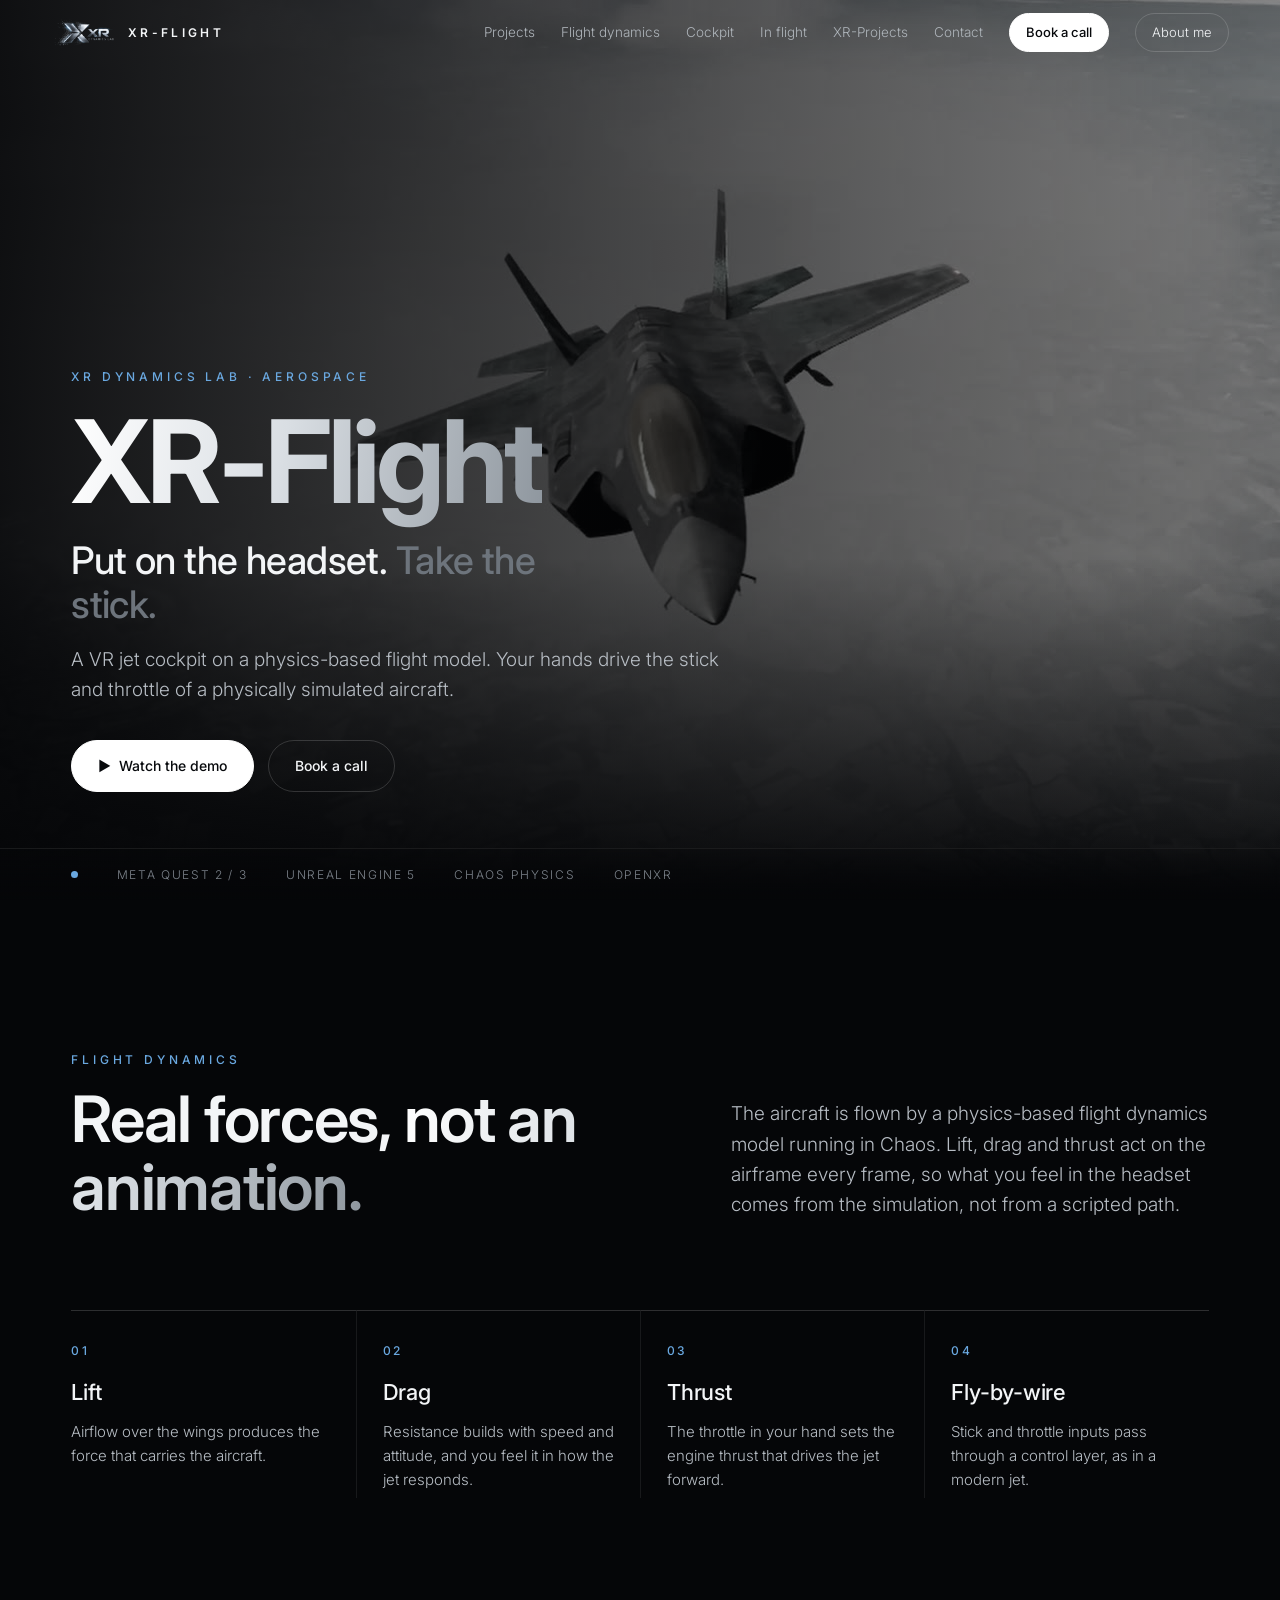
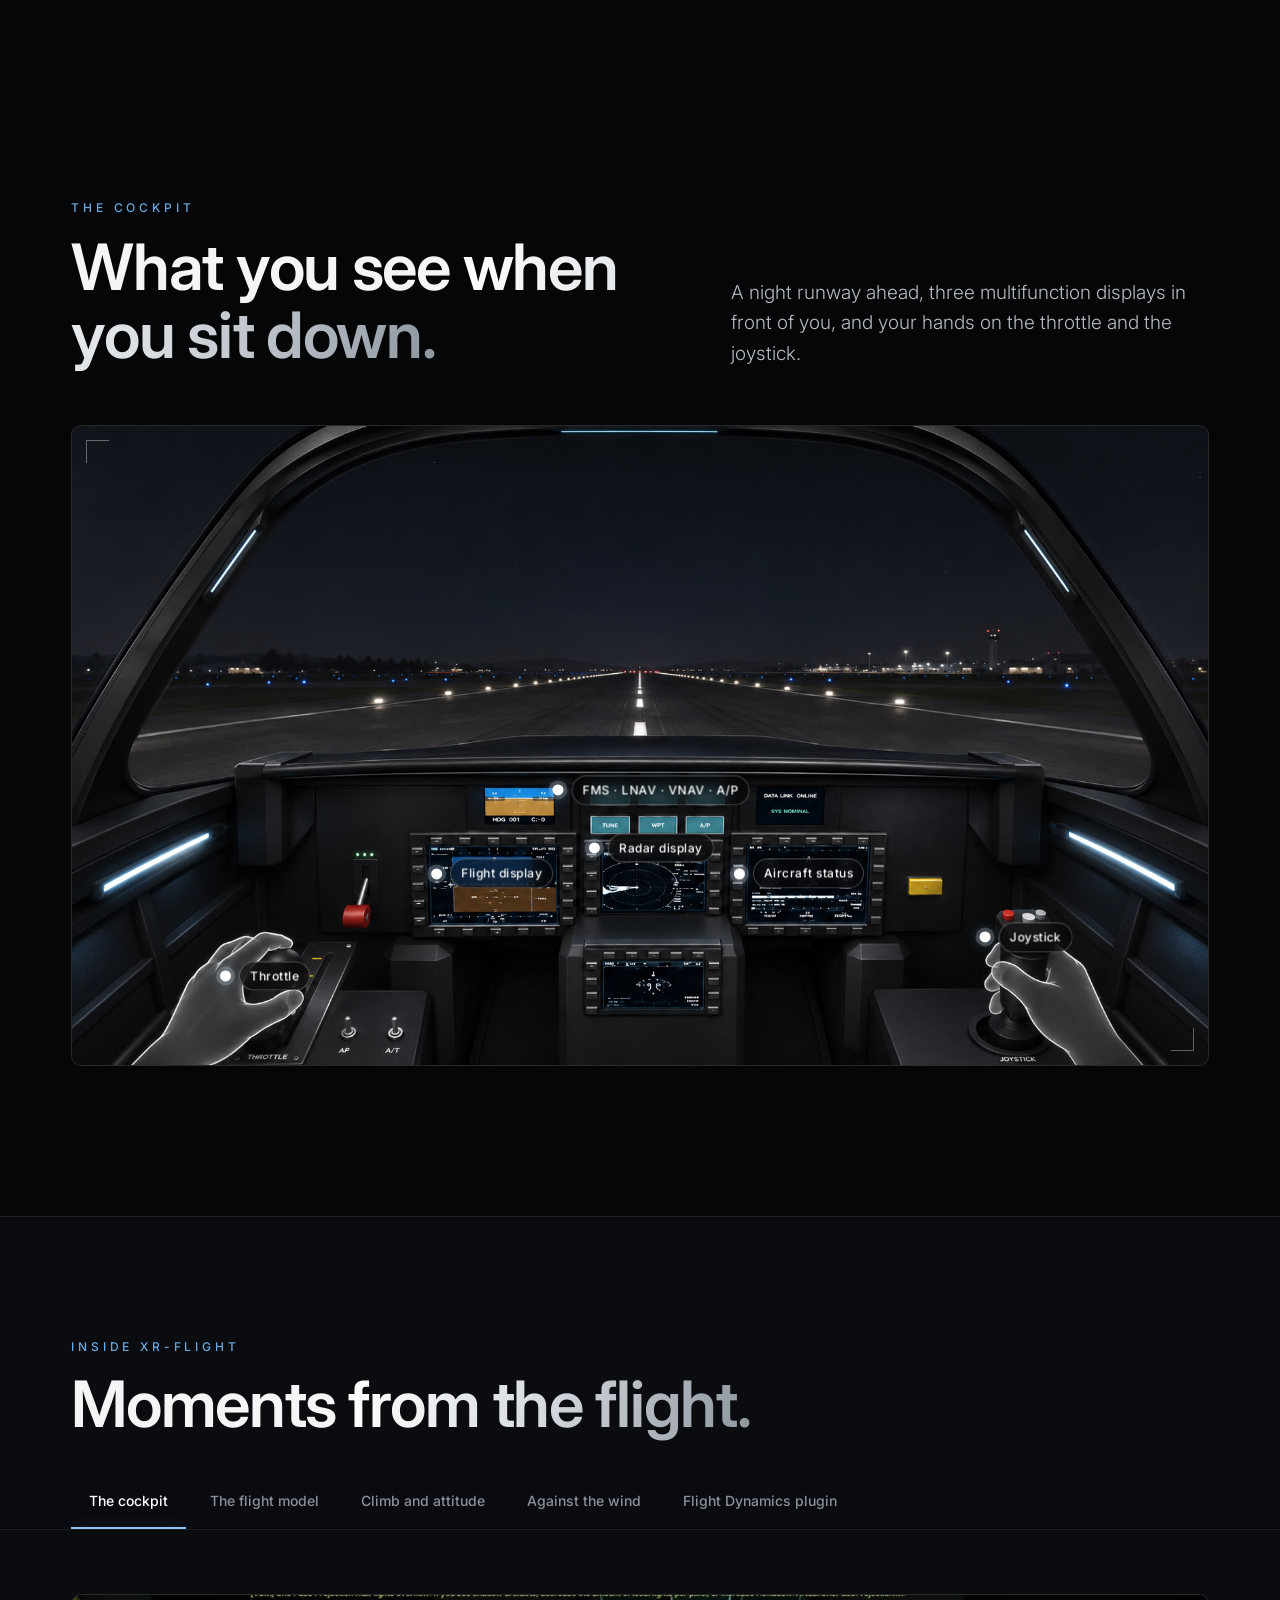
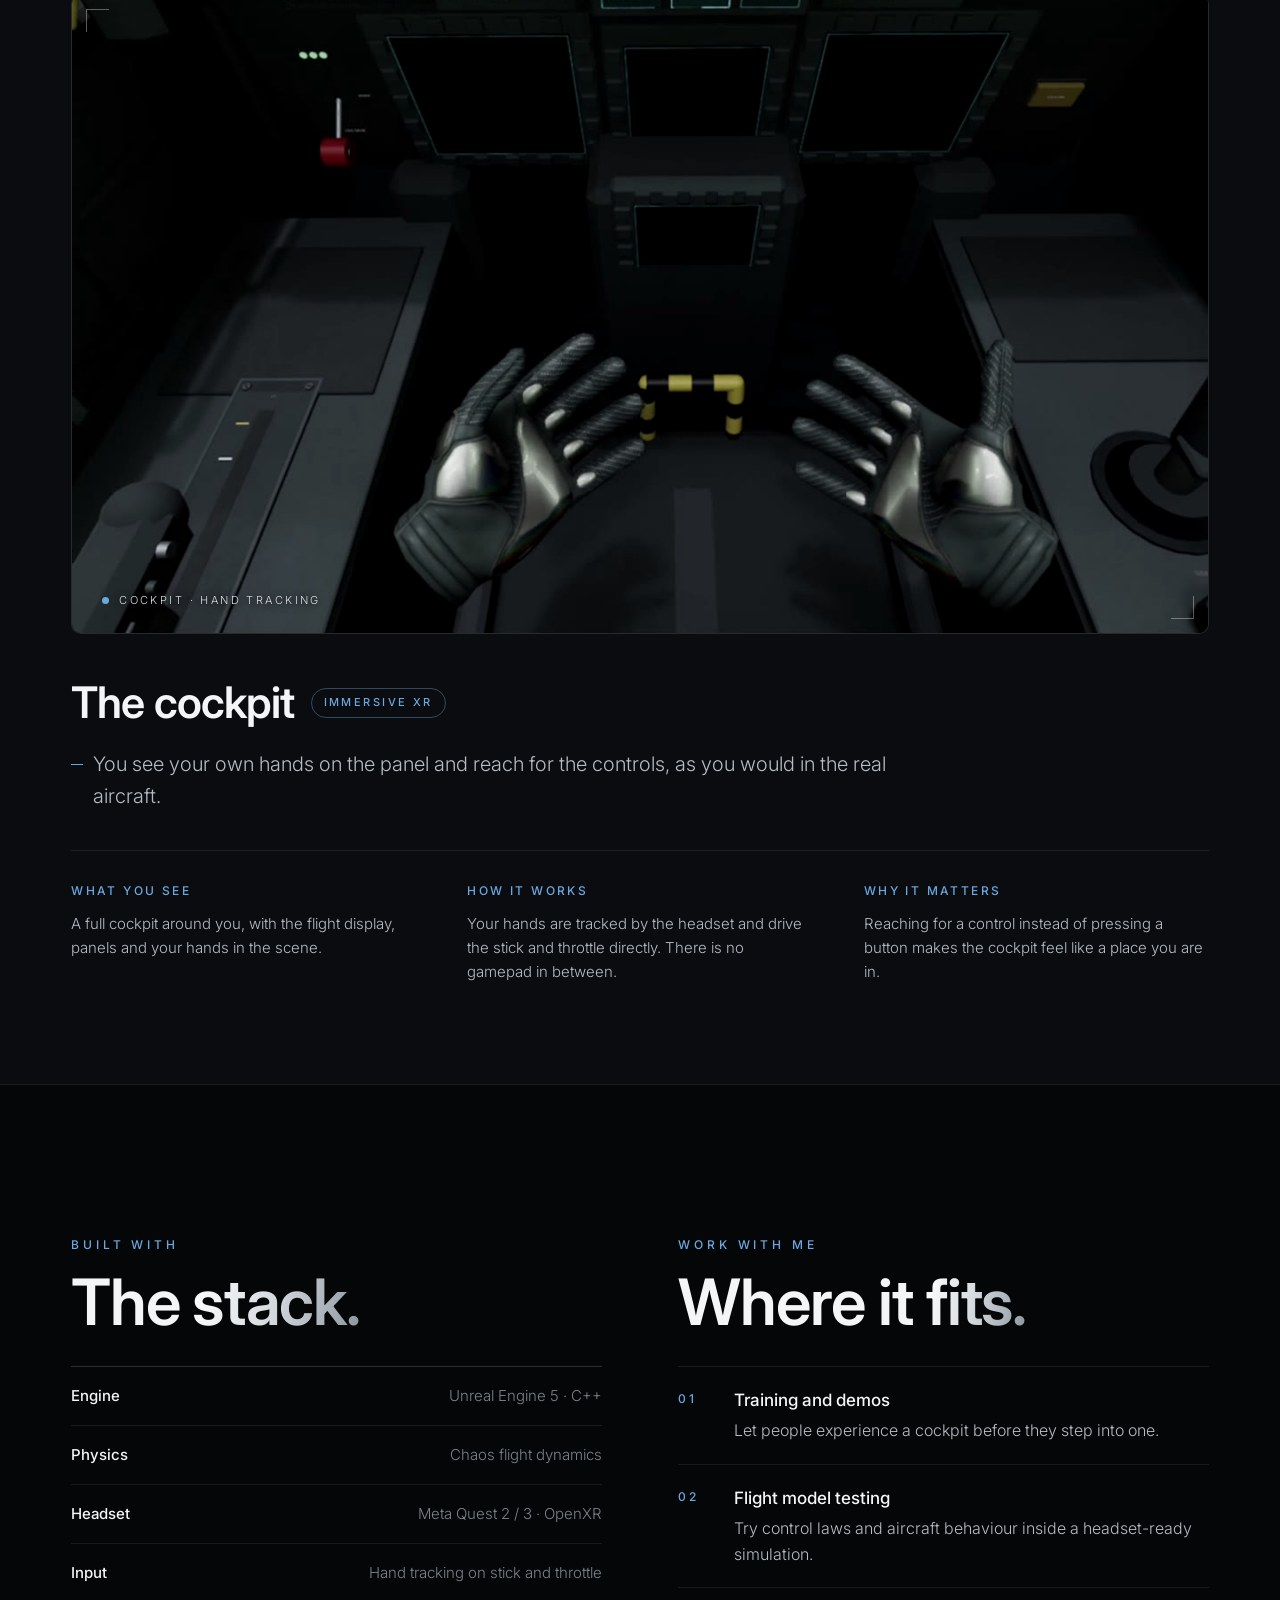
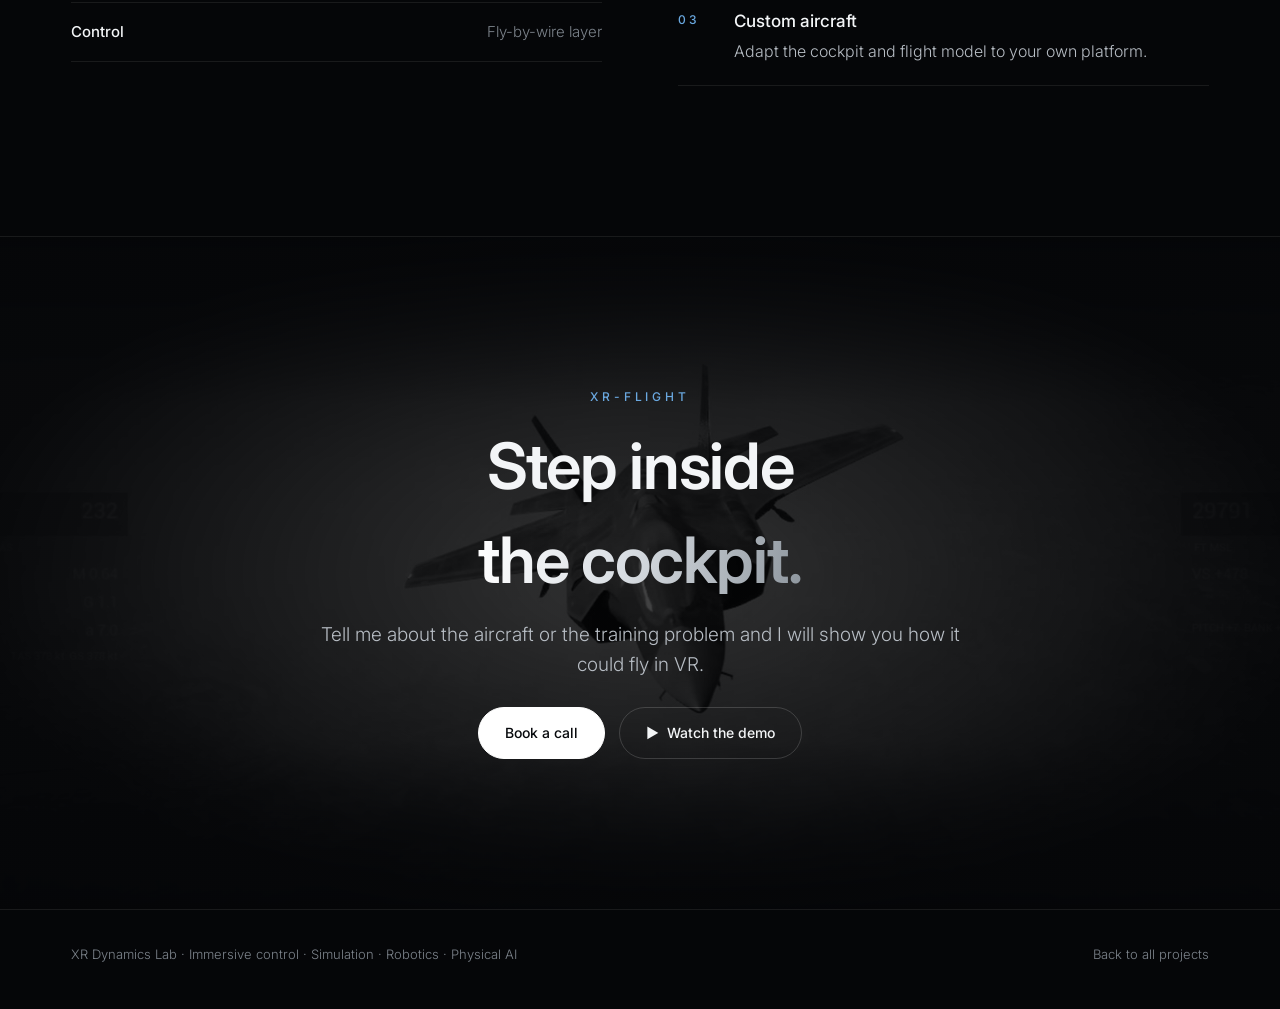
<file: xr-flight/index.html>
<!doctype html>
<html lang="en">
<head>
<meta charset="utf-8">
<meta name="viewport" content="width=device-width,initial-scale=1">
<title>XR-Flight · VR jet cockpit on a physics-based flight model · XR Dynamics Lab</title>
<meta name="description" content="XR-Flight: a VR jet cockpit where your hands drive the stick and throttle of a physically simulated aircraft. Built in Unreal Engine 5 for Meta Quest.">
<link rel="icon" href="../assets/xr-mark.png">
<link rel="preconnect" href="https://fonts.googleapis.com"><link rel="preconnect" href="https://fonts.gstatic.com" crossorigin>
<link href="https://fonts.googleapis.com/css2?family=Inter:wght@300;400;500;600;700&display=swap" rel="stylesheet">
<style>
:root{--bg:#050608;--bg2:#0a0c10;--text:#f3f5f7;--body:#b7bdc4;--muted:#7c838b;--line:rgba(255,255,255,.08);--line2:rgba(255,255,255,.16);--blue:#6aa8e0;--blue-hi:#8fc4f2;--glow:rgba(106,168,224,.35);--silver:linear-gradient(100deg,#fff 0%,#d9dee3 45%,#8e969e 100%);--max:1240px;--pad:clamp(20px,4vw,56px);--hh:66px}
*{box-sizing:border-box;margin:0;padding:0}
html{scroll-behavior:smooth;scroll-padding-top:calc(var(--hh) + 56px)}
body{background:var(--bg);color:var(--body);font-family:Inter,system-ui,-apple-system,Segoe UI,Roboto,sans-serif;font-weight:300;line-height:1.6;-webkit-font-smoothing:antialiased;overflow-x:hidden}
a{color:inherit;text-decoration:none}
img,video{display:block;max-width:100%}
.wrap{max-width:var(--max);margin:0 auto;padding:0 var(--pad)}

/* header */
header{position:fixed;inset:0 0 auto 0;height:var(--hh);z-index:50;display:flex;align-items:center;justify-content:space-between;padding:0 var(--pad);transition:background .3s,border-color .3s;border-bottom:1px solid transparent}
header.s{background:rgba(5,6,8,.82);backdrop-filter:blur(14px);-webkit-backdrop-filter:blur(14px);border-color:var(--line)}
.brand{display:flex;align-items:center;gap:12px}
.brand img{height:34px;width:auto}
.brand span{font-size:12px;font-weight:600;letter-spacing:.28em;text-transform:uppercase;color:var(--text)}
nav{display:flex;align-items:center;gap:26px}
nav a{font-size:13.5px;color:#aeb4ba;transition:color .2s}
nav a:hover{color:#fff}
.pill{display:inline-flex;align-items:center;gap:8px;padding:8px 16px;border:1px solid var(--line2);border-radius:999px;color:var(--text);font-size:13px;transition:box-shadow .25s,border-color .25s,background .25s}
nav a.pill{color:var(--text)}
.pill:hover{border-color:var(--blue);box-shadow:0 0 22px var(--glow)}
.pill.solid{background:#fff;color:#07090c;border-color:#fff;font-weight:500}
nav a.pill.solid{color:#07090c}
.pill.solid:hover{box-shadow:0 0 26px rgba(255,255,255,.35)}
@media(max-width:900px){nav a:not(.pill){display:none}}
@media(max-width:560px){.brand span{display:none}nav{gap:8px}.pill{padding:7px 12px}}

/* type */
.eyebrow{font-size:12px;letter-spacing:.32em;text-transform:uppercase;color:var(--blue);font-weight:500}
.big{font-size:clamp(34px,5vw,64px);line-height:1.06;font-weight:600;letter-spacing:-.02em;color:var(--text)}
.huge{font-size:clamp(52px,9vw,128px);line-height:.98;font-weight:700;letter-spacing:-.035em;color:var(--text)}
.mid{font-size:clamp(24px,3vw,38px);line-height:1.15;font-weight:500;letter-spacing:-.015em;color:var(--text)}
.silver{background:var(--silver);-webkit-background-clip:text;background-clip:text;color:transparent;-webkit-text-fill-color:transparent}
.dim{color:#6d747c;-webkit-text-fill-color:#6d747c}
.lead{font-size:clamp(16px,1.5vw,19px);color:var(--body);max-width:56ch}
.btn{display:inline-flex;align-items:center;gap:10px;padding:14px 26px;border-radius:999px;font-size:14px;font-weight:500;cursor:pointer;border:1px solid var(--line2);background:transparent;color:var(--text);font-family:inherit;transition:box-shadow .25s,border-color .25s,transform .25s}
.btn:hover{transform:translateY(-1px);border-color:var(--blue);box-shadow:0 0 28px var(--glow)}
.btn.primary{background:#fff;color:#07090c;border-color:#fff}
.btn.primary:hover{box-shadow:0 0 34px rgba(255,255,255,.4)}
section{position:relative}
.pad{padding:clamp(80px,12vw,150px) 0}

/* hero */
.hero{min-height:100vh;min-height:100svh;display:flex;align-items:flex-end;overflow:hidden}
.hero video,.hero .shade{position:absolute;inset:0;width:100%;height:100%}
.hero video{object-fit:cover;filter:grayscale(.85) contrast(1.05) brightness(.8)}
.hero .shade{background:linear-gradient(90deg,rgba(5,6,8,.92) 0%,rgba(5,6,8,.55) 45%,rgba(5,6,8,.1) 100%),linear-gradient(0deg,#050608 0%,rgba(5,6,8,0) 38%)}
.hero-in{position:relative;z-index:2;width:100%;max-width:var(--max);margin:0 auto;padding:0 var(--pad) clamp(90px,12vh,130px)}
.hero .r{opacity:0;transform:translateY(22px);animation:rise 1s cubic-bezier(.2,.7,.2,1) forwards}
.r1{animation-delay:.1s!important}.r2{animation-delay:.25s!important}.r3{animation-delay:.42s!important}.r4{animation-delay:.58s!important}
@keyframes rise{to{opacity:1;transform:none}}
.hero h1{margin:18px 0 22px}
.hero .lead{margin-bottom:34px}
.cta-row{display:flex;gap:14px;flex-wrap:wrap}
.hero-meta{position:absolute;z-index:2;left:0;right:0;bottom:0;border-top:1px solid var(--line);background:linear-gradient(0deg,rgba(5,6,8,.85),rgba(5,6,8,.2))}
.hero-meta .wrap{display:flex;gap:clamp(16px,3vw,44px);flex-wrap:wrap;align-items:center;padding-top:16px;padding-bottom:16px;font-size:12px;letter-spacing:.14em;text-transform:uppercase;color:var(--muted)}
.dot{width:7px;height:7px;border-radius:50%;background:var(--blue);box-shadow:0 0 0 0 var(--glow);animation:pulse 2s infinite}
@keyframes pulse{70%{box-shadow:0 0 0 9px rgba(106,168,224,0)}100%{box-shadow:0 0 0 0 rgba(106,168,224,0)}}
@media(max-width:700px){.hero-meta .wrap span:nth-child(n+4){display:none}}

/* reveal */
.reveal{opacity:0;transform:translateY(26px);transition:opacity .9s ease,transform .9s cubic-bezier(.2,.7,.2,1)}
.reveal.in{opacity:1;transform:none}

/* intro */
.intro{display:grid;grid-template-columns:1.1fr .9fr;gap:clamp(30px,6vw,90px);align-items:end}
.intro .big{margin-top:16px}
@media(max-width:860px){.intro{grid-template-columns:1fr}}

/* moments */
.moments{display:grid;grid-template-columns:repeat(4,1fr);margin-top:clamp(50px,7vw,90px)}
.moment{padding:26px 26px 6px 0;border-top:1px solid var(--line2);position:relative}
.moment+.moment{padding-left:26px;border-left:1px solid var(--line)}
.moment .n{font-size:12px;letter-spacing:.2em;color:var(--blue);font-weight:500}
.moment h3{font-size:22px;font-weight:500;color:var(--text);margin:12px 0 10px;letter-spacing:-.01em}
.moment p{font-size:15px}
@media(max-width:900px){.moments{grid-template-columns:1fr 1fr}.moment:nth-child(3){border-left:0;padding-left:0}.moment{padding-bottom:26px}}
@media(max-width:540px){.moments{grid-template-columns:1fr}.moment+.moment{border-left:0;padding-left:0}}

/* tabs */
.explore{background:var(--bg2);border-top:1px solid var(--line);border-bottom:1px solid var(--line)}
.explore-head{margin-bottom:34px}
.tabbar{position:sticky;top:var(--hh);z-index:20;background:rgba(10,12,16,.88);backdrop-filter:blur(12px);-webkit-backdrop-filter:blur(12px);border-bottom:1px solid var(--line)}
.tabs{display:flex;gap:6px;position:relative;overflow-x:auto;scrollbar-width:none;padding:0 var(--pad);max-width:var(--max);margin:0 auto}
.tabs::-webkit-scrollbar{display:none}
.tab{background:none;border:0;color:#8a9199;font:500 14px Inter,sans-serif;padding:20px 18px;cursor:pointer;white-space:nowrap;transition:color .2s}
.tab:hover{color:#fff}
.tab.on{color:#fff}
.ink{position:absolute;bottom:0;height:2px;background:var(--blue-hi);box-shadow:0 0 14px var(--glow);transition:left .35s cubic-bezier(.2,.7,.2,1),width .35s cubic-bezier(.2,.7,.2,1)}
.panel{display:none;padding:clamp(36px,5vw,64px) 0 clamp(60px,8vw,100px)}
.panel.on{display:block;animation:fade .6s ease}
@keyframes fade{from{opacity:0;transform:translateY(10px)}to{opacity:1;transform:none}}
.stage{position:relative;aspect-ratio:16/9;border:1px solid var(--line2);border-radius:10px;overflow:hidden;background:#000;transition:box-shadow .35s,border-color .35s}
.stage:hover{border-color:rgba(106,168,224,.5);box-shadow:0 0 50px rgba(106,168,224,.18)}
.stage video{width:100%;height:100%;object-fit:cover;filter:grayscale(.35) contrast(1.04)}
.stage::before,.stage::after{content:"";position:absolute;width:22px;height:22px;border:1px solid rgba(255,255,255,.35);pointer-events:none;z-index:2}
.stage::before{top:14px;left:14px;border-right:0;border-bottom:0}
.stage::after{bottom:14px;right:14px;border-left:0;border-top:0}
.stage .tag{position:absolute;left:30px;bottom:24px;z-index:2;font-size:11px;letter-spacing:.22em;text-transform:uppercase;color:#d9dee3;display:flex;align-items:center;gap:10px;text-shadow:0 1px 8px #000}
.p-name{font-size:clamp(28px,3.4vw,44px);font-weight:600;letter-spacing:-.02em;color:var(--text);margin:34px 0 10px;display:flex;align-items:center;gap:16px;flex-wrap:wrap}
.p-domain{font-size:11px;letter-spacing:.22em;text-transform:uppercase;font-weight:500;color:var(--blue);border:1px solid rgba(106,168,224,.4);border-radius:999px;padding:5px 12px}
.p-oneline{font-size:clamp(16px,1.6vw,20px);color:var(--body);max-width:70ch;padding-left:22px;position:relative}
.p-oneline::before{content:"";position:absolute;left:0;top:.8em;width:12px;height:1px;background:var(--blue)}
.p-body{display:grid;grid-template-columns:repeat(3,1fr);gap:clamp(24px,4vw,56px);margin-top:38px;padding-top:30px;border-top:1px solid var(--line)}
.p-body h4{font-size:12px;letter-spacing:.2em;text-transform:uppercase;color:var(--blue);font-weight:500;margin-bottom:12px}
.p-body p{font-size:15px}
@media(max-width:800px){.p-body{grid-template-columns:1fr;gap:26px}}


.stage.cv{margin:0;aspect-ratio:auto}
.stage.cv img{width:100%;height:auto;filter:grayscale(.2) contrast(1.03)}
.hs{position:absolute;transform:translate(-50%,-50%);display:flex;align-items:center;gap:8px;pointer-events:none;z-index:3}
.hs i{width:11px;height:11px;border-radius:50%;background:#fff;box-shadow:0 0 0 4px rgba(255,255,255,.2),0 0 14px rgba(106,168,224,.8);flex:none}
.hs b{font-weight:500;font-size:12px;letter-spacing:.04em;white-space:nowrap;color:#fff;padding:4px 10px;border:1px solid rgba(255,255,255,.28);border-radius:999px;background:rgba(5,6,8,.6);backdrop-filter:blur(8px);-webkit-backdrop-filter:blur(8px)}
@media(max-width:700px){.hs b{display:none}.hs i{width:9px;height:9px}}
/* stack */
.cols{display:grid;grid-template-columns:1fr 1fr;gap:clamp(30px,6vw,90px)}
@media(max-width:860px){.cols{grid-template-columns:1fr}}
.fit{list-style:none;margin-top:30px;border-top:1px solid var(--line2)}
.fit li{display:flex;gap:20px;justify-content:space-between;padding:17px 0;border-bottom:1px solid var(--line);font-size:15px}
.fit li b{font-weight:500;color:var(--text)}
.fit li span{color:var(--muted);text-align:right}
.steps{display:grid;grid-template-columns:1fr;gap:0;margin-top:30px;counter-reset:s}
.steps div{padding:20px 0 20px 56px;border-top:1px solid var(--line);position:relative;counter-increment:s}
.steps div:last-child{border-bottom:1px solid var(--line)}
.steps div::before{content:"0" counter(s);position:absolute;left:0;top:22px;font-size:12px;letter-spacing:.18em;color:var(--blue);font-weight:500}
.steps b{display:block;color:var(--text);font-weight:500;font-size:17px;margin-bottom:4px}

/* final */
.final{text-align:center;overflow:hidden;border-top:1px solid var(--line)}
.final .bgimg{position:absolute;inset:0;background:url("../assets/poster/flight/hero.jpg") center/cover;filter:grayscale(1) brightness(.42)}
.final .shade{position:absolute;inset:0;background:radial-gradient(ellipse at center,rgba(5,6,8,.35),rgba(5,6,8,.95) 75%),linear-gradient(180deg,var(--bg),transparent 25%,transparent 75%,var(--bg))}
.final .in{position:relative;z-index:2;display:flex;flex-direction:column;align-items:center;gap:26px}
.final .big{max-width:18ch}
.final .cta-row{justify-content:center}

footer{border-top:1px solid var(--line);padding:34px 0 44px;font-size:13px;color:var(--muted)}
footer .wrap{display:flex;justify-content:space-between;gap:20px;flex-wrap:wrap;align-items:center}
footer a:hover{color:#fff}

/* demo modal */
.dm{position:fixed;inset:0;z-index:100;display:none;align-items:center;justify-content:center;padding:4vh 4vw}
.dm.open{display:flex}
.dm-back{position:absolute;inset:0;background:rgba(3,4,6,.7);backdrop-filter:blur(14px);-webkit-backdrop-filter:blur(14px);animation:fade .35s}
.dm-box{position:relative;width:min(1100px,72vw);border:1px solid var(--line2);border-radius:14px;background:rgba(14,17,22,.55);backdrop-filter:blur(22px);-webkit-backdrop-filter:blur(22px);padding:14px;box-shadow:0 30px 120px rgba(0,0,0,.6),0 0 60px rgba(106,168,224,.12);animation:fade .45s}
.dm-box video{width:100%;aspect-ratio:16/9;border-radius:8px;background:#000}
.dm-head{display:flex;justify-content:space-between;align-items:center;padding:4px 6px 12px;font-size:12px;letter-spacing:.22em;text-transform:uppercase;color:#aeb4ba}
.dm-x{background:none;border:1px solid var(--line2);border-radius:50%;width:34px;height:34px;color:#fff;font-size:20px;line-height:1;cursor:pointer}
.dm-x:hover{border-color:var(--blue);box-shadow:0 0 18px var(--glow)}
@media(max-width:800px){.dm-box{width:94vw}}
@media(prefers-reduced-motion:reduce){*{animation:none!important;transition:none!important}.reveal,.hero .r{opacity:1;transform:none}}
</style>
</head>
<body>
<header id="hd">
  <a class="brand" href="../" aria-label="XR Dynamics Lab"><img src="../assets/xr-mark.png" alt="" width="64" height="34"><span>XR-Flight</span></a>
  <nav>
    <a href="../#projects">Projects</a>
    <a href="#dynamics">Flight dynamics</a>
    <a href="#cockpit-view">Cockpit</a>
    <a href="#explore">In flight</a>
    <a href="../xr-projects/">XR-Projects</a>
    <a href="../#contact">Contact</a>
    <a class="pill solid book" href="https://calendly.com/xrdynamics/30min" target="_blank" rel="noopener">Book a call</a>
    <a class="pill" href="https://www.linkedin.com/in/surajit-saikia-phd-55b717101/" target="_blank" rel="noopener" aria-label="About me on LinkedIn">About me</a>
  </nav>
</header>

<main>
<section class="hero" id="top">
  <video autoplay muted loop playsinline preload="auto" poster="../assets/poster/flight/hero.jpg" aria-hidden="true"><source src="../assets/video/flight/hero.mp4" type="video/mp4"></video>
  <div class="shade"></div>
  <div class="hero-in">
    <p class="eyebrow r r1">XR Dynamics Lab · Aerospace</p>
    <h1 class="huge r r2"><span class="silver">XR-Flight</span></h1>
    <p class="mid r r3" style="max-width:20ch;margin-bottom:18px">Put on the headset. <span class="dim">Take the stick.</span></p>
    <p class="lead r r3">A VR jet cockpit on a physics-based flight model. Your hands drive the stick and throttle of a physically simulated aircraft.</p>
    <div class="cta-row r r4">
      <button class="btn primary" type="button" id="demoBtn">&#9654;&nbsp; Watch the demo</button>
      <a class="btn" href="https://calendly.com/xrdynamics/30min" target="_blank" rel="noopener">Book a call</a>
    </div>
  </div>
  <div class="hero-meta"><div class="wrap"><span class="dot"></span><span>Meta Quest 2 / 3</span><span>Unreal Engine 5</span><span>Chaos physics</span><span>OpenXR</span></div></div>
</section>

<section class="pad" id="dynamics">
  <div class="wrap">
    <div class="intro">
      <div class="reveal"><p class="eyebrow">Flight dynamics</p><h2 class="big">Real forces, <span class="silver">not an animation.</span></h2></div>
      <p class="lead reveal">The aircraft is flown by a physics-based flight dynamics model running in Chaos. Lift, drag and thrust act on the airframe every frame, so what you feel in the headset comes from the simulation, not from a scripted path.</p>
    </div>
    <div class="moments">
      <div class="moment reveal"><span class="n">01</span><h3>Lift</h3><p>Airflow over the wings produces the force that carries the aircraft.</p></div>
      <div class="moment reveal"><span class="n">02</span><h3>Drag</h3><p>Resistance builds with speed and attitude, and you feel it in how the jet responds.</p></div>
      <div class="moment reveal"><span class="n">03</span><h3>Thrust</h3><p>The throttle in your hand sets the engine thrust that drives the jet forward.</p></div>
      <div class="moment reveal"><span class="n">04</span><h3>Fly-by-wire</h3><p>Stick and throttle inputs pass through a control layer, as in a modern jet.</p></div>
    </div>
  </div>
</section>

<section class="pad cockpit-view" id="cockpit-view">
  <div class="wrap">
    <div class="intro" style="margin-bottom:clamp(30px,5vw,56px)">
      <div class="reveal"><p class="eyebrow">The cockpit</p><h2 class="big">What you see <span class="silver">when you sit down.</span></h2></div>
      <p class="lead reveal">A night runway ahead, three multifunction displays in front of you, and your hands on the throttle and the joystick.</p>
    </div>
    <figure class="stage cv reveal">
      <img src="../assets/poster/flight/cockpit-view.jpg" alt="XR-Flight cockpit at night: runway ahead, flight displays, throttle on the left and joystick on the right" width="1672" height="941" loading="lazy">
      <span class="hs" style="left:37%;top:70%"><i></i><b>Flight display</b></span>
      <span class="hs" style="left:51%;top:66%"><i></i><b>Radar display</b></span>
      <span class="hs" style="left:64%;top:70%"><i></i><b>Aircraft status</b></span>
      <span class="hs" style="left:51%;top:57%"><i></i><b>FMS · LNAV · VNAV · A/P</b></span>
      <span class="hs" style="left:17%;top:86%"><i></i><b>Throttle</b></span>
      <span class="hs" style="left:84%;top:80%"><i></i><b>Joystick</b></span>
    </figure>
  </div>
</section>

<section class="explore" id="explore">
  <div class="wrap explore-head" style="padding-top:clamp(70px,10vw,120px)">
    <p class="eyebrow reveal">Inside XR-Flight</p>
    <h2 class="big reveal" style="margin-top:14px">Moments <span class="silver">from the flight.</span></h2>
  </div>
  <div class="tabbar"><div class="tabs" id="tabs" role="tablist">
    <button class="tab on" role="tab" data-t="cockpit">The cockpit</button>
    <button class="tab" role="tab" data-t="flight">The flight model</button>
    <button class="tab" role="tab" data-t="climb">Climb and attitude</button>
    <button class="tab" role="tab" data-t="wind">Against the wind</button>
    <button class="tab" role="tab" data-t="plugin">Flight Dynamics plugin</button>
    <span class="ink" id="ink"></span>
  </div></div>
  <div class="wrap">
    <article class="panel on" id="p-cockpit">
      <div class="stage"><video muted loop playsinline preload="metadata" poster="../assets/poster/flight/cockpit.jpg"><source data-src="../assets/video/flight/cockpit.mp4" type="video/mp4"></video><span class="tag"><i class="dot"></i>Cockpit · hand tracking</span></div>
      <h3 class="p-name">The cockpit <span class="p-domain">Immersive XR</span></h3>
      <p class="p-oneline">You see your own hands on the panel and reach for the controls, as you would in the real aircraft.</p>
      <div class="p-body">
        <div><h4>What you see</h4><p>A full cockpit around you, with the flight display, panels and your hands in the scene.</p></div>
        <div><h4>How it works</h4><p>Your hands are tracked by the headset and drive the stick and throttle directly. There is no gamepad in between.</p></div>
        <div><h4>Why it matters</h4><p>Reaching for a control instead of pressing a button makes the cockpit feel like a place you are in.</p></div>
      </div>
    </article>
    <article class="panel" id="p-flight">
      <div class="stage"><video muted loop playsinline preload="none" poster="../assets/poster/flight/flight.jpg"><source data-src="../assets/video/flight/flight.mp4" type="video/mp4"></video><span class="tag"><i class="dot"></i>Chase view · live telemetry</span></div>
      <h3 class="p-name">The flight model <span class="p-domain">Physics</span></h3>
      <p class="p-oneline">The jet flies on simulated lift, drag and thrust, with speed and altitude readouts on screen.</p>
      <div class="p-body">
        <div><h4>What you see</h4><p>The aircraft banking over terrain, with airspeed and altitude values shown at the edges of the frame.</p></div>
        <div><h4>How it works</h4><p>A flight dynamics model in Unreal Engine 5 with Chaos physics computes the forces on the airframe each frame.</p></div>
        <div><h4>Why it matters</h4><p>Because the motion is simulated, the same model can be tested, tuned and reused in other aerospace scenarios.</p></div>
      </div>
    </article>
    <article class="panel" id="p-climb">
      <div class="stage"><video muted loop playsinline preload="none" poster="../assets/poster/flight/climb.jpg"><source data-src="../assets/video/flight/climb.mp4" type="video/mp4"></video><span class="tag"><i class="dot"></i>Attitude · control response</span></div>
      <h3 class="p-name">Climb and attitude <span class="p-domain">Control</span></h3>
      <p class="p-oneline">Pitch, roll and throttle changes show up in the aircraft as you make them.</p>
      <div class="p-body">
        <div><h4>What you see</h4><p>The jet changing attitude against the clouds and ground below, with the readouts updating as it moves.</p></div>
        <div><h4>How it works</h4><p>Your stick and throttle inputs go through a fly-by-wire control layer before they reach the flight model.</p></div>
        <div><h4>Why it matters</h4><p>It is the loop a pilot trains: input, response, correction. In VR you do it with your hands.</p></div>
      </div>
    </article>
    <article class="panel" id="p-wind">
      <div class="stage"><video muted loop playsinline preload="none" poster="../assets/poster/flight/wind.jpg"><source data-src="../assets/video/flight/wind.mp4" type="video/mp4"></video><span class="tag"><i class="dot"></i>Runway · wind and weather</span></div>
      <h3 class="p-name">Against the wind <span class="p-domain">Environment</span></h3>
      <p class="p-oneline">Fly against the wind: the aircraft starts on a wet runway and the environment pushes back.</p>
      <div class="p-body">
        <div><h4>What you see</h4><p>The F-35 lined up on a rain-soaked runway, seen from above, before the takeoff run.</p></div>
        <div><h4>How it works</h4><p>Weather is part of the scene, and the flight model is built so that conditions can act on the aircraft.</p></div>
        <div><h4>Why it matters</h4><p>Testing in difficult conditions is where simulation pays off, because you can repeat them on demand.</p></div>
      </div>
    </article>
    <article class="panel" id="p-plugin">
      <div class="stage" style="aspect-ratio:1280/476"><video muted loop playsinline preload="none" poster="../assets/poster/flight/plugin.jpg"><source data-src="../assets/video/flight/plugin.mp4" type="video/mp4"></video><span class="tag"><i class="dot"></i>Flight Dynamics plugin · Unreal Engine</span></div>
      <h3 class="p-name">Flight Dynamics plugin <span class="p-domain">Aerospace</span></h3>
      <p class="p-oneline">The physics-based flight model behind XR-Flight, for Unreal Engine 5.5 to 5.8: real lift, drag and thrust simulated in Chaos.</p>
      <div class="p-body">
        <div><h4>Across the envelope</h4><p>Realistic physics across the whole speed and altitude range, from runway take-off to landing, with retractable landing gear and an afterburner plume.</p></div>
        <div><h4>Fly-by-wire</h4><p>A fly-by-wire layer keeps the aircraft inside its flight envelope while the control surfaces follow the flight computer.</p></div>
        <div><h4>Instruments</h4><p>A HUD with airspeed, Mach, G, angle of attack, altitude, vertical speed and thrust, plus three camera modes.</p></div>
      </div>
      <p style="margin-top:34px"><a class="btn" href="https://www.fab.com/listings/ab848d4b-a42d-4d9b-9f28-c72ceada449b" target="_blank" rel="noopener">View on Fab &nearr;</a></p>
    </article>
  </div>
</section>

<section class="pad" id="stack">
  <div class="wrap cols">
    <div class="reveal">
      <p class="eyebrow">Built with</p>
      <h2 class="big" style="margin:14px 0 0">The <span class="silver">stack.</span></h2>
      <ul class="fit">
        <li><b>Engine</b><span>Unreal Engine 5 · C++</span></li>
        <li><b>Physics</b><span>Chaos flight dynamics</span></li>
        <li><b>Headset</b><span>Meta Quest 2 / 3 · OpenXR</span></li>
        <li><b>Input</b><span>Hand tracking on stick and throttle</span></li>
        <li><b>Control</b><span>Fly-by-wire layer</span></li>
      </ul>
    </div>
    <div class="reveal">
      <p class="eyebrow">Work with me</p>
      <h2 class="big" style="margin:14px 0 0">Where it <span class="silver">fits.</span></h2>
      <div class="steps">
        <div><b>Training and demos</b>Let people experience a cockpit before they step into one.</div>
        <div><b>Flight model testing</b>Try control laws and aircraft behaviour inside a headset-ready simulation.</div>
        <div><b>Custom aircraft</b>Adapt the cockpit and flight model to your own platform.</div>
      </div>
    </div>
  </div>
</section>

<section class="final pad">
  <div class="bgimg"></div><div class="shade"></div>
  <div class="wrap in">
    <p class="eyebrow">XR-Flight</p>
    <h2 class="big reveal">Step inside <span class="silver">the cockpit.</span></h2>
    <p class="lead">Tell me about the aircraft or the training problem and I will show you how it could fly in VR.</p>
    <div class="cta-row">
      <a class="btn primary" href="https://calendly.com/xrdynamics/30min" target="_blank" rel="noopener">Book a call</a>
      <button class="btn" type="button" id="demoBtn2">&#9654;&nbsp; Watch the demo</button>
    </div>
  </div>
</section>
</main>

<footer><div class="wrap"><span>XR Dynamics Lab · Immersive control · Simulation · Robotics · Physical AI</span><a href="../">Back to all projects</a></div></footer>

<div class="dm" id="dm" role="dialog" aria-modal="true" aria-label="XR-Flight demo">
  <div class="dm-back" data-close></div>
  <div class="dm-box">
    <div class="dm-head"><span>XR-Flight · demo</span><button class="dm-x" type="button" data-close aria-label="Close demo">&times;</button></div>
    <video id="dmv" controls playsinline preload="none" poster="../assets/poster/flight/hero.jpg"></video>
  </div>
</div>

<script>
(function(){
  var hd=document.getElementById('hd');
  function sc(){hd.classList.toggle('s',scrollY>30)}sc();addEventListener('scroll',sc,{passive:true});

  // reveal
  var io=new IntersectionObserver(function(es){es.forEach(function(e){if(e.isIntersecting){e.target.classList.add('in');io.unobserve(e.target)}})},{threshold:.15});
  document.querySelectorAll('.reveal').forEach(function(el){io.observe(el)});

  // tabs
  var tabs=[].slice.call(document.querySelectorAll('.tab')),ink=document.getElementById('ink');
  function setInk(t){ink.style.left=t.offsetLeft+'px';ink.style.width=t.offsetWidth+'px'}
  function play(panel){
    document.querySelectorAll('.panel video').forEach(function(v){v.pause()});
    var v=panel.querySelector('video'),s=v.querySelector('source');
    if(s&&!v.dataset.ld){v.src=s.dataset.src;v.dataset.ld=1;v.load()}
    var p=v.play();if(p&&p.catch)p.catch(function(){});
  }
  function pick(t){
    tabs.forEach(function(b){b.classList.toggle('on',b===t)});
    document.querySelectorAll('.panel').forEach(function(p){p.classList.toggle('on',p.id==='p-'+t.dataset.t)});
    setInk(t);play(document.getElementById('p-'+t.dataset.t));
  }
  tabs.forEach(function(t){t.addEventListener('click',function(){pick(t)})});
  var first=document.querySelector('.tab.on');setInk(first);addEventListener('resize',function(){setInk(document.querySelector('.tab.on'))});
  var ex=document.getElementById('explore');
  new IntersectionObserver(function(es){es.forEach(function(e){var p=document.querySelector('.panel.on');if(!p)return;var v=p.querySelector('video');if(e.isIntersecting)play(p);else v.pause()})},{threshold:.15}).observe(ex);

  // demo modal
  var dm=document.getElementById('dm'),dmv=document.getElementById('dmv');
  function open(){dm.classList.add('open');dmv.src='../assets/video/flight/demo.mp4';var p=dmv.play();if(p&&p.catch)p.catch(function(){});document.body.style.overflow='hidden'}
  function close(){dm.classList.remove('open');dmv.pause();dmv.removeAttribute('src');dmv.load();document.body.style.overflow=''}
  ['demoBtn','demoBtn2'].forEach(function(id){document.getElementById(id).addEventListener('click',open)});
  dm.querySelectorAll('[data-close]').forEach(function(b){b.addEventListener('click',close)});
  addEventListener('keydown',function(e){if(e.key==='Escape'&&dm.classList.contains('open'))close()});
})();
</script>
</body>
</html>
</file>
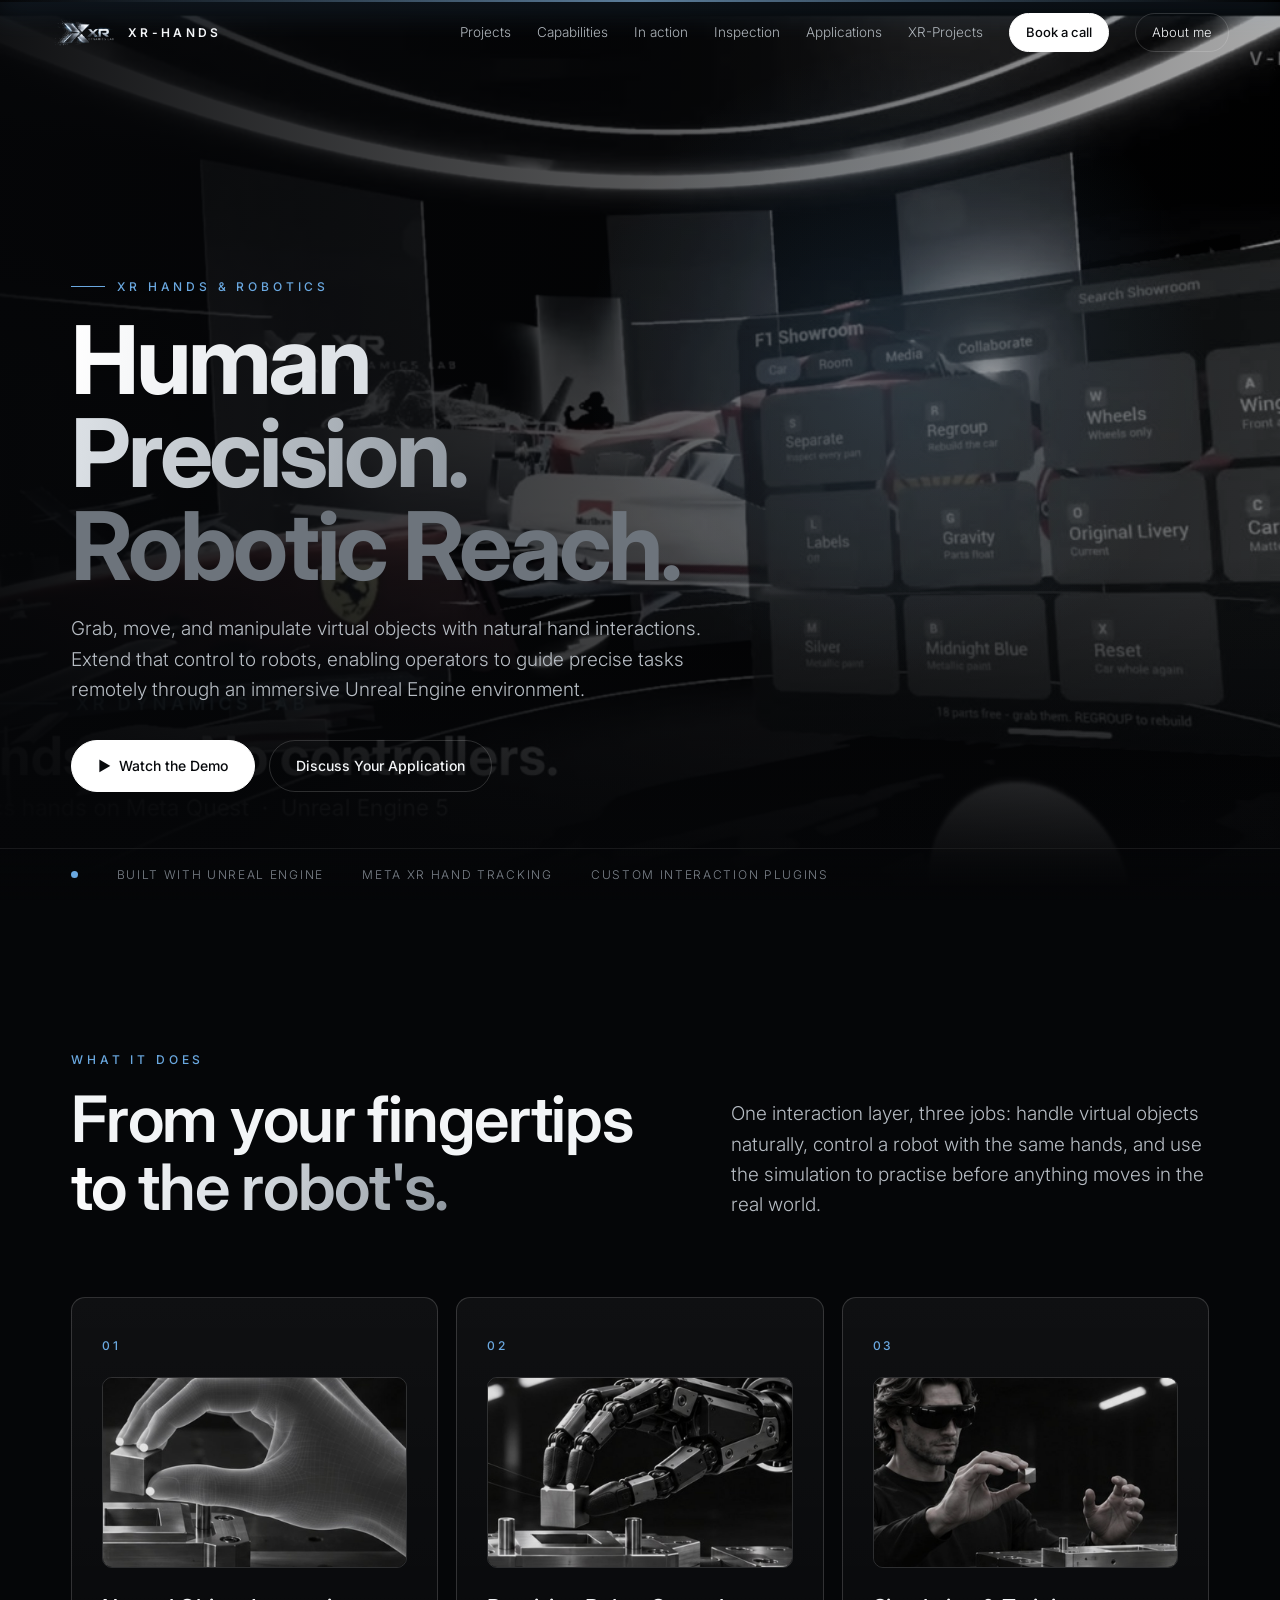
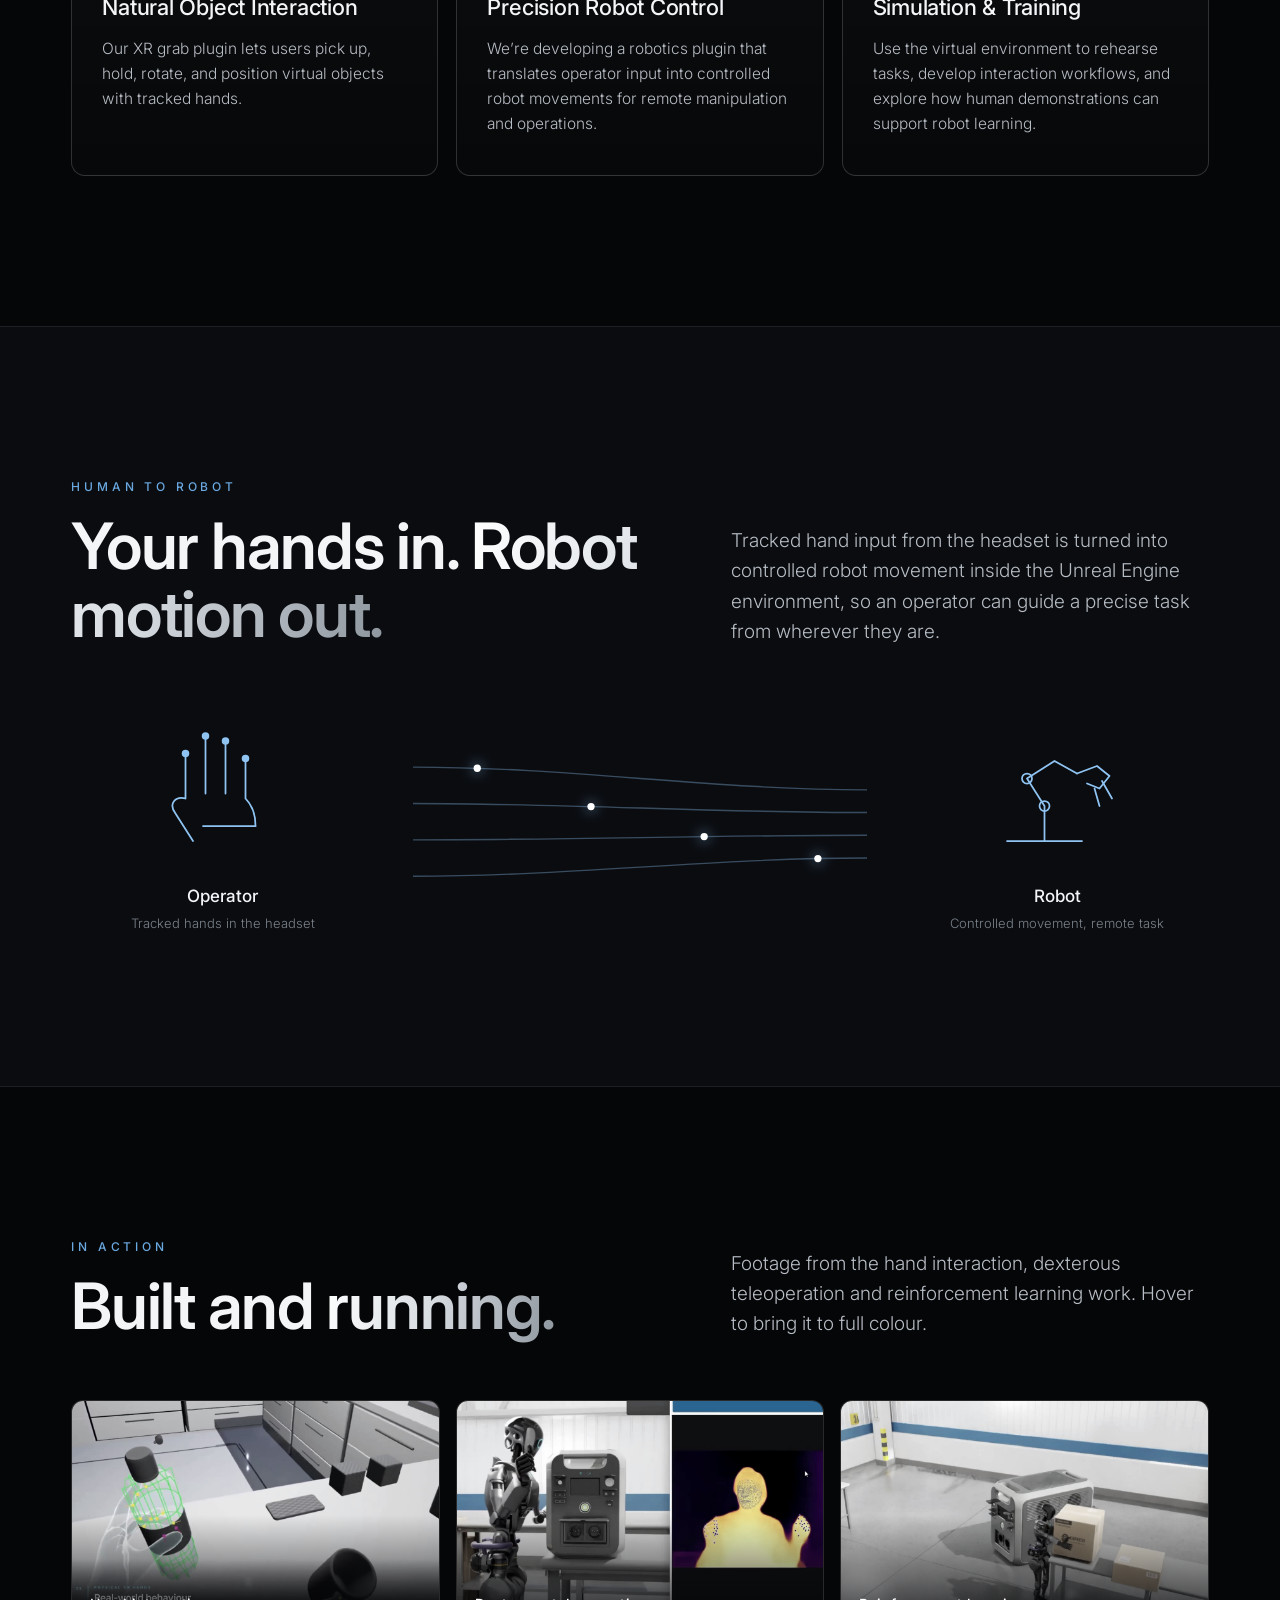
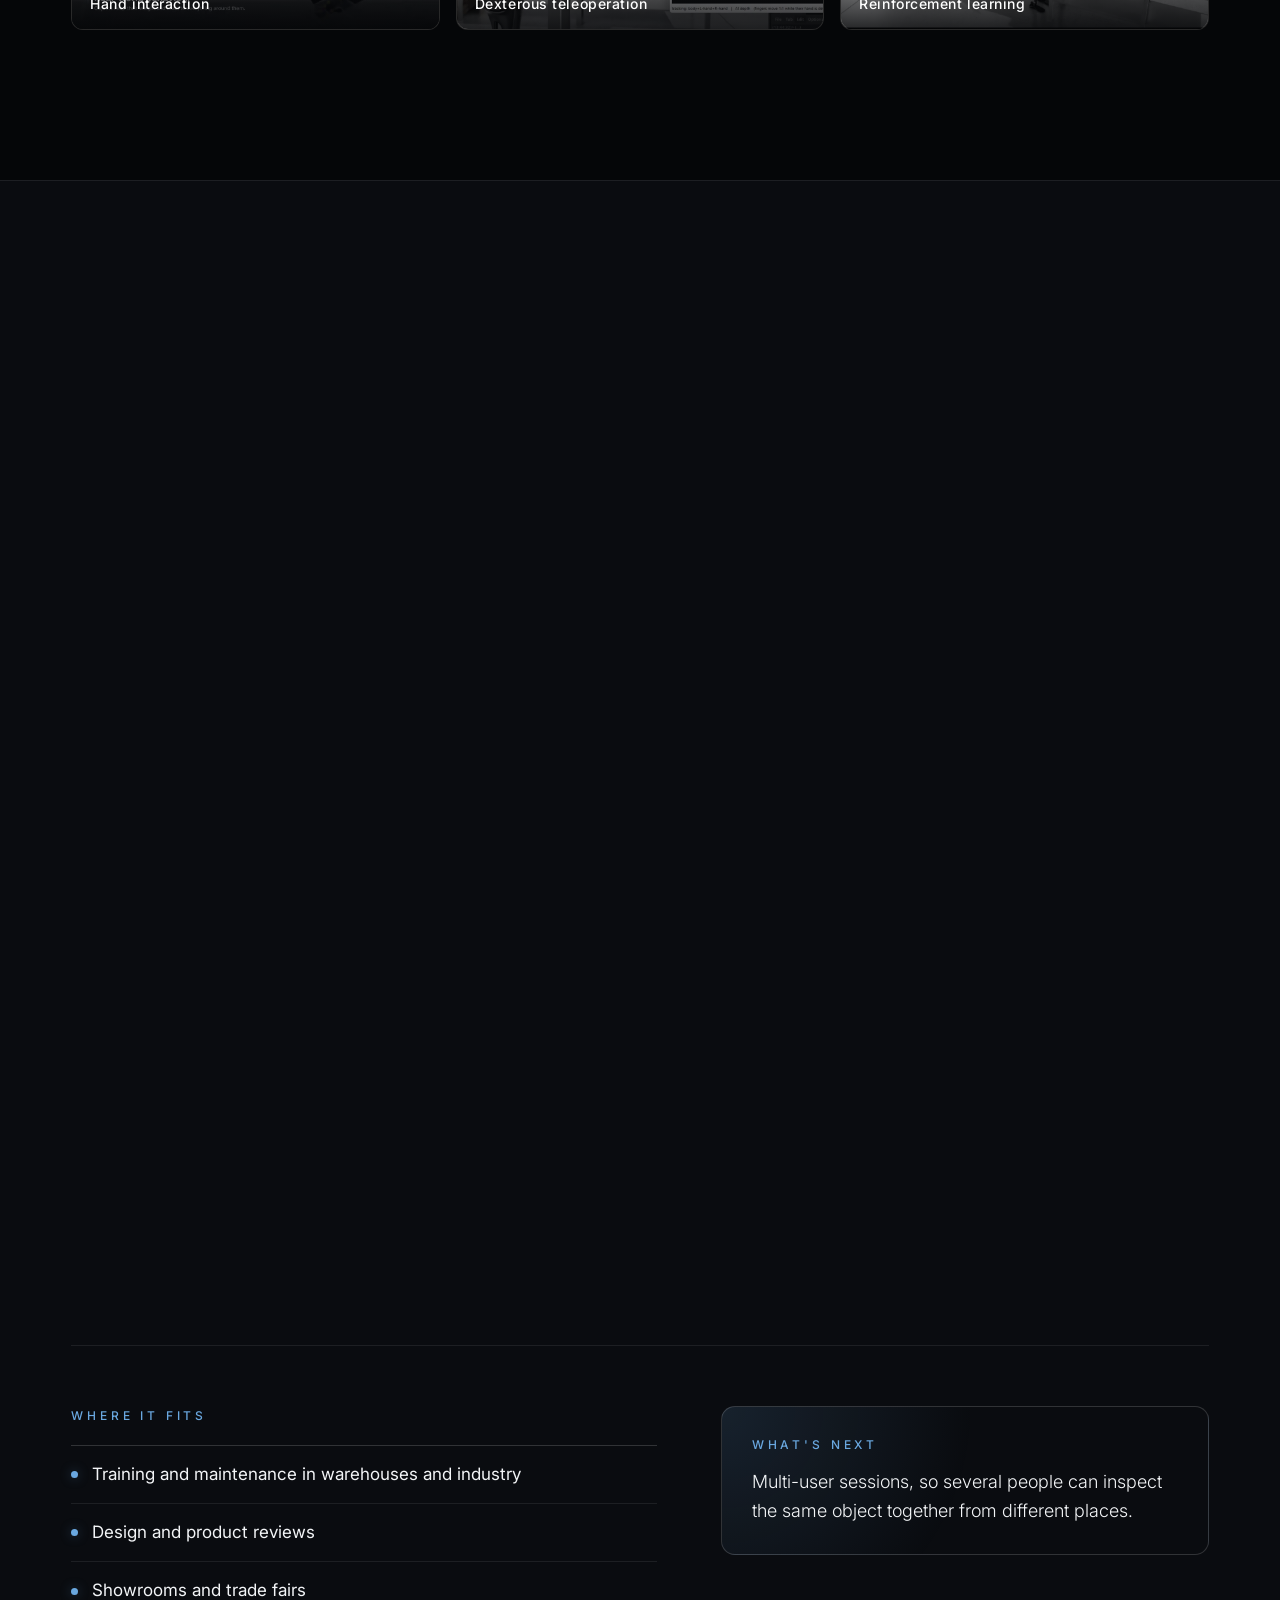
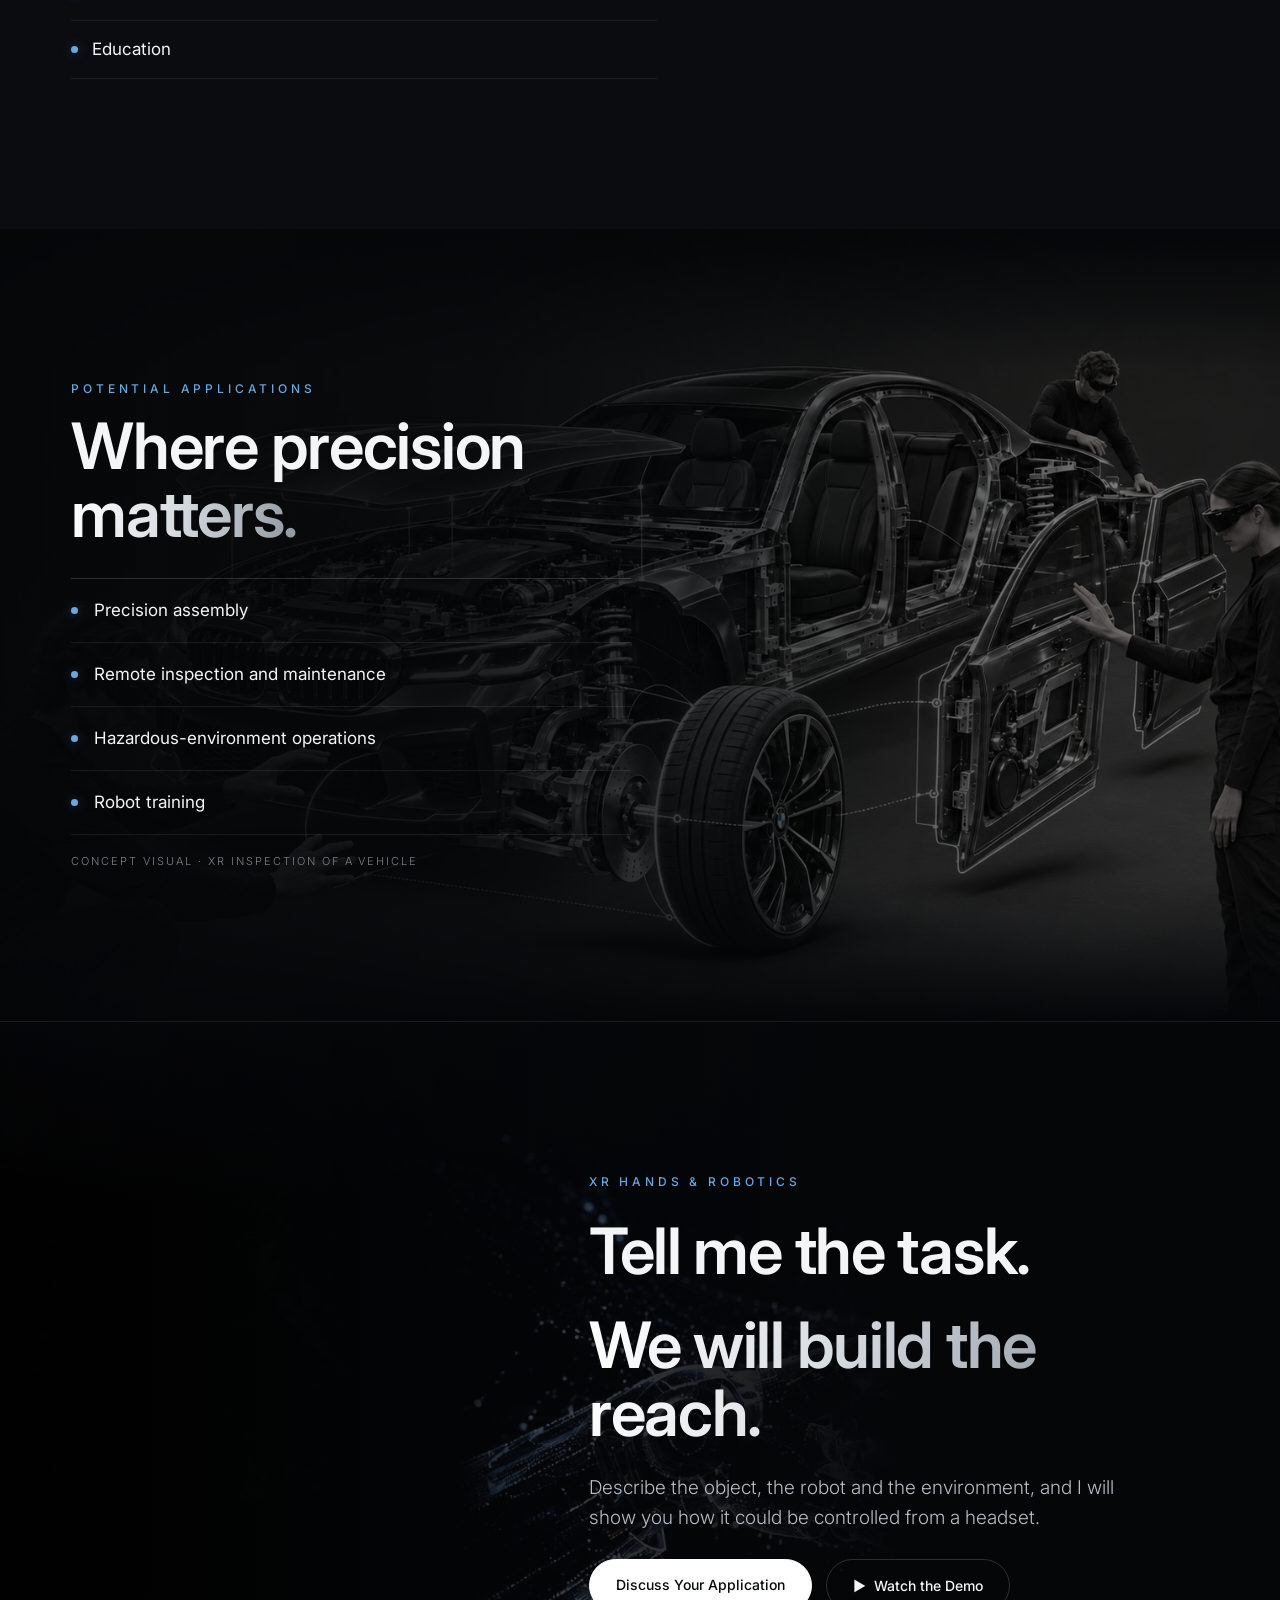
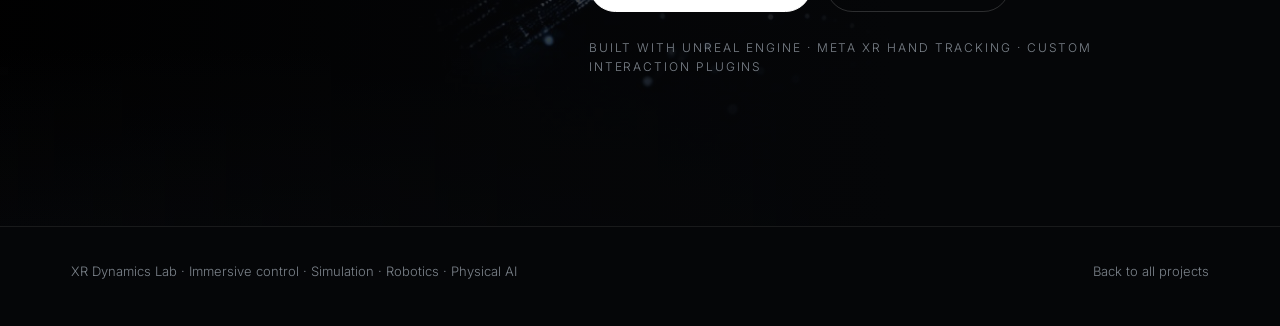
<file: xr-hands/index.html>
<!doctype html>
<html lang="en">
<head>
<meta charset="utf-8">
<meta name="viewport" content="width=device-width,initial-scale=1">
<title>XR-Hands · Human precision, robotic reach · XR Dynamics Lab</title>
<meta name="description" content="XR Hands and Robotics: natural hand interaction for virtual objects, extended to precise robot teleoperation through an immersive Unreal Engine environment.">
<link rel="icon" href="../assets/xr-mark.png">
<link rel="preconnect" href="https://fonts.googleapis.com"><link rel="preconnect" href="https://fonts.gstatic.com" crossorigin>
<link href="https://fonts.googleapis.com/css2?family=Inter:wght@300;400;500;600;700&display=swap" rel="stylesheet">
<style>
:root{--bg:#050608;--bg2:#0a0c10;--text:#f3f5f7;--body:#b7bdc4;--muted:#7c838b;--line:rgba(255,255,255,.08);--line2:rgba(255,255,255,.16);--blue:#6aa8e0;--blue-hi:#8fc4f2;--glow:rgba(106,168,224,.35);--silver:linear-gradient(100deg,#fff 0%,#d9dee3 45%,#8e969e 100%);--max:1240px;--pad:clamp(20px,4vw,56px);--hh:66px}
*{box-sizing:border-box;margin:0;padding:0}
html{scroll-behavior:smooth;scroll-padding-top:calc(var(--hh) + 56px)}
body{background:var(--bg);color:var(--body);font-family:Inter,system-ui,-apple-system,Segoe UI,Roboto,sans-serif;font-weight:300;line-height:1.6;-webkit-font-smoothing:antialiased;overflow-x:hidden}
a{color:inherit;text-decoration:none}
img,video{display:block;max-width:100%}
.wrap{max-width:var(--max);margin:0 auto;padding:0 var(--pad)}

/* header */
header{position:fixed;inset:0 0 auto 0;height:var(--hh);z-index:50;display:flex;align-items:center;justify-content:space-between;padding:0 var(--pad);transition:background .3s,border-color .3s;border-bottom:1px solid transparent}
header.s{background:rgba(5,6,8,.82);backdrop-filter:blur(14px);-webkit-backdrop-filter:blur(14px);border-color:var(--line)}
.brand{display:flex;align-items:center;gap:12px}
.brand img{height:34px;width:auto}
.brand span{font-size:12px;font-weight:600;letter-spacing:.28em;text-transform:uppercase;color:var(--text)}
nav{display:flex;align-items:center;gap:26px}
nav a{font-size:13.5px;color:#aeb4ba;transition:color .2s}
nav a:hover{color:#fff}
.pill{display:inline-flex;align-items:center;gap:8px;padding:8px 16px;border:1px solid var(--line2);border-radius:999px;color:var(--text);font-size:13px;transition:box-shadow .25s,border-color .25s,background .25s}
nav a.pill{color:var(--text)}
.pill:hover{border-color:var(--blue);box-shadow:0 0 22px var(--glow)}
.pill.solid{background:#fff;color:#07090c;border-color:#fff;font-weight:500}
nav a.pill.solid{color:#07090c}
.pill.solid:hover{box-shadow:0 0 26px rgba(255,255,255,.35)}
@media(max-width:900px){nav a:not(.pill){display:none}}
@media(max-width:560px){.brand span{display:none}nav{gap:8px}.pill{padding:7px 12px}}

/* type */
.eyebrow{font-size:12px;letter-spacing:.32em;text-transform:uppercase;color:var(--blue);font-weight:500}
.big{font-size:clamp(34px,5vw,64px);line-height:1.06;font-weight:600;letter-spacing:-.02em;color:var(--text)}
.huge{font-size:clamp(52px,9vw,128px);line-height:.98;font-weight:700;letter-spacing:-.035em;color:var(--text)}
.mid{font-size:clamp(24px,3vw,38px);line-height:1.15;font-weight:500;letter-spacing:-.015em;color:var(--text)}
.silver{background:var(--silver);-webkit-background-clip:text;background-clip:text;color:transparent;-webkit-text-fill-color:transparent}
.dim{color:#6d747c;-webkit-text-fill-color:#6d747c}
.lead{font-size:clamp(16px,1.5vw,19px);color:var(--body);max-width:56ch}
.btn{display:inline-flex;align-items:center;gap:10px;padding:14px 26px;border-radius:999px;font-size:14px;font-weight:500;cursor:pointer;border:1px solid var(--line2);background:transparent;color:var(--text);font-family:inherit;transition:box-shadow .25s,border-color .25s,transform .25s}
.btn:hover{transform:translateY(-1px);border-color:var(--blue);box-shadow:0 0 28px var(--glow)}
.btn.primary{background:#fff;color:#07090c;border-color:#fff}
.btn.primary:hover{box-shadow:0 0 34px rgba(255,255,255,.4)}
section{position:relative}
.pad{padding:clamp(80px,12vw,150px) 0}

/* hero */
.hero{min-height:100vh;min-height:100svh;display:flex;align-items:flex-end;overflow:hidden}
.hero video,.hero .shade{position:absolute;inset:0;width:100%;height:100%}
.hero video{object-fit:cover;filter:grayscale(.85) contrast(1.05) brightness(.8)}
.hero .shade{background:linear-gradient(90deg,rgba(5,6,8,.92) 0%,rgba(5,6,8,.55) 45%,rgba(5,6,8,.1) 100%),linear-gradient(0deg,#050608 0%,#050608 12%,rgba(5,6,8,.9) 27%,rgba(5,6,8,0) 52%)}
.hero-in{position:relative;z-index:2;width:100%;max-width:var(--max);margin:0 auto;padding:0 var(--pad) clamp(90px,12vh,130px)}
.hero .r{opacity:0;transform:translateY(22px);animation:rise 1s cubic-bezier(.2,.7,.2,1) forwards}
.r1{animation-delay:.1s!important}.r2{animation-delay:.25s!important}.r3{animation-delay:.42s!important}.r4{animation-delay:.58s!important}
@keyframes rise{to{opacity:1;transform:none}}
.hero h1{margin:18px 0 22px}
.hero .lead{margin-bottom:34px}
.cta-row{display:flex;gap:14px;flex-wrap:wrap}
.hero-meta{position:absolute;z-index:2;left:0;right:0;bottom:0;border-top:1px solid var(--line);background:linear-gradient(0deg,rgba(5,6,8,.85),rgba(5,6,8,.2))}
.hero-meta .wrap{display:flex;gap:clamp(16px,3vw,44px);flex-wrap:wrap;align-items:center;padding-top:16px;padding-bottom:16px;font-size:12px;letter-spacing:.14em;text-transform:uppercase;color:var(--muted)}
.dot{width:7px;height:7px;border-radius:50%;background:var(--blue);box-shadow:0 0 0 0 var(--glow);animation:pulse 2s infinite}
@keyframes pulse{70%{box-shadow:0 0 0 9px rgba(106,168,224,0)}100%{box-shadow:0 0 0 0 rgba(106,168,224,0)}}
@media(max-width:700px){.hero-meta .wrap span:nth-child(n+4){display:none}}

/* reveal */
.reveal{opacity:0;transform:translateY(26px);transition:opacity .9s ease,transform .9s cubic-bezier(.2,.7,.2,1)}
.reveal.in{opacity:1;transform:none}

/* intro */
.intro{display:grid;grid-template-columns:1.1fr .9fr;gap:clamp(30px,6vw,90px);align-items:end}
.intro .big{margin-top:16px}
@media(max-width:860px){.intro{grid-template-columns:1fr}}

/* moments */
.moments{display:grid;grid-template-columns:repeat(4,1fr);margin-top:clamp(50px,7vw,90px)}
.moment{padding:26px 26px 6px 0;border-top:1px solid var(--line2);position:relative}
.moment+.moment{padding-left:26px;border-left:1px solid var(--line)}
.moment .n{font-size:12px;letter-spacing:.2em;color:var(--blue);font-weight:500}
.moment h3{font-size:22px;font-weight:500;color:var(--text);margin:12px 0 10px;letter-spacing:-.01em}
.moment p{font-size:15px}
@media(max-width:900px){.moments{grid-template-columns:1fr 1fr}.moment:nth-child(3){border-left:0;padding-left:0}.moment{padding-bottom:26px}}
@media(max-width:540px){.moments{grid-template-columns:1fr}.moment+.moment{border-left:0;padding-left:0}}

/* tabs */
.explore{background:var(--bg2);border-top:1px solid var(--line);border-bottom:1px solid var(--line)}
.explore-head{margin-bottom:34px}
.tabbar{position:sticky;top:var(--hh);z-index:20;background:rgba(10,12,16,.88);backdrop-filter:blur(12px);-webkit-backdrop-filter:blur(12px);border-bottom:1px solid var(--line)}
.tabs{display:flex;gap:6px;position:relative;overflow-x:auto;scrollbar-width:none;padding:0 var(--pad);max-width:var(--max);margin:0 auto}
.tabs::-webkit-scrollbar{display:none}
.tab{background:none;border:0;color:#8a9199;font:500 14px Inter,sans-serif;padding:20px 18px;cursor:pointer;white-space:nowrap;transition:color .2s}
.tab:hover{color:#fff}
.tab.on{color:#fff}
.ink{position:absolute;bottom:0;height:2px;background:var(--blue-hi);box-shadow:0 0 14px var(--glow);transition:left .35s cubic-bezier(.2,.7,.2,1),width .35s cubic-bezier(.2,.7,.2,1)}
.panel{display:none;padding:clamp(36px,5vw,64px) 0 clamp(60px,8vw,100px)}
.panel.on{display:block;animation:fade .6s ease}
@keyframes fade{from{opacity:0;transform:translateY(10px)}to{opacity:1;transform:none}}
.stage{position:relative;aspect-ratio:16/9;border:1px solid var(--line2);border-radius:10px;overflow:hidden;background:#000;transition:box-shadow .35s,border-color .35s}
.stage:hover{border-color:rgba(106,168,224,.5);box-shadow:0 0 50px rgba(106,168,224,.18)}
.stage video{width:100%;height:100%;object-fit:cover;filter:grayscale(.35) contrast(1.04)}
.stage::before,.stage::after{content:"";position:absolute;width:22px;height:22px;border:1px solid rgba(255,255,255,.35);pointer-events:none;z-index:2}
.stage::before{top:14px;left:14px;border-right:0;border-bottom:0}
.stage::after{bottom:14px;right:14px;border-left:0;border-top:0}
.stage .tag{position:absolute;left:30px;bottom:24px;z-index:2;font-size:11px;letter-spacing:.22em;text-transform:uppercase;color:#d9dee3;display:flex;align-items:center;gap:10px;text-shadow:0 1px 8px #000}
.p-name{font-size:clamp(28px,3.4vw,44px);font-weight:600;letter-spacing:-.02em;color:var(--text);margin:34px 0 10px;display:flex;align-items:center;gap:16px;flex-wrap:wrap}
.p-domain{font-size:11px;letter-spacing:.22em;text-transform:uppercase;font-weight:500;color:var(--blue);border:1px solid rgba(106,168,224,.4);border-radius:999px;padding:5px 12px}
.p-oneline{font-size:clamp(16px,1.6vw,20px);color:var(--body);max-width:70ch;padding-left:22px;position:relative}
.p-oneline::before{content:"";position:absolute;left:0;top:.8em;width:12px;height:1px;background:var(--blue)}
.p-body{display:grid;grid-template-columns:repeat(3,1fr);gap:clamp(24px,4vw,56px);margin-top:38px;padding-top:30px;border-top:1px solid var(--line)}
.p-body h4{font-size:12px;letter-spacing:.2em;text-transform:uppercase;color:var(--blue);font-weight:500;margin-bottom:12px}
.p-body p{font-size:15px}
@media(max-width:800px){.p-body{grid-template-columns:1fr;gap:26px}}


.stage.cv{margin:0;aspect-ratio:auto}
.stage.cv img{width:100%;height:auto;filter:grayscale(.2) contrast(1.03)}
.hs{position:absolute;transform:translate(-50%,-50%);display:flex;align-items:center;gap:8px;pointer-events:none;z-index:3}
.hs i{width:11px;height:11px;border-radius:50%;background:#fff;box-shadow:0 0 0 4px rgba(255,255,255,.2),0 0 14px rgba(106,168,224,.8);flex:none}
.hs b{font-weight:500;font-size:12px;letter-spacing:.04em;white-space:nowrap;color:#fff;padding:4px 10px;border:1px solid rgba(255,255,255,.28);border-radius:999px;background:rgba(5,6,8,.6);backdrop-filter:blur(8px);-webkit-backdrop-filter:blur(8px)}
@media(max-width:700px){.hs b{display:none}.hs i{width:9px;height:9px}}
/* stack */
.cols{display:grid;grid-template-columns:1fr 1fr;gap:clamp(30px,6vw,90px)}
@media(max-width:860px){.cols{grid-template-columns:1fr}}
.fit{list-style:none;margin-top:30px;border-top:1px solid var(--line2)}
.fit li{display:flex;gap:20px;justify-content:space-between;padding:17px 0;border-bottom:1px solid var(--line);font-size:15px}
.fit li b{font-weight:500;color:var(--text)}
.fit li span{color:var(--muted);text-align:right}
.steps{display:grid;grid-template-columns:1fr;gap:0;margin-top:30px;counter-reset:s}
.steps div{padding:20px 0 20px 56px;border-top:1px solid var(--line);position:relative;counter-increment:s}
.steps div:last-child{border-bottom:1px solid var(--line)}
.steps div::before{content:"0" counter(s);position:absolute;left:0;top:22px;font-size:12px;letter-spacing:.18em;color:var(--blue);font-weight:500}
.steps b{display:block;color:var(--text);font-weight:500;font-size:17px;margin-bottom:4px}

/* final */
.final{text-align:center;overflow:hidden;border-top:1px solid var(--line)}
.final .bgimg{position:absolute;inset:0;background:url("../assets/poster/flight/hero.jpg") center/cover;filter:grayscale(1) brightness(.42)}
.final .shade{position:absolute;inset:0;background:radial-gradient(ellipse at center,rgba(5,6,8,.35),rgba(5,6,8,.95) 75%),linear-gradient(180deg,var(--bg),transparent 25%,transparent 75%,var(--bg))}
.final .in{position:relative;z-index:2;display:flex;flex-direction:column;align-items:center;gap:26px}
.final .big{max-width:18ch}
.final .cta-row{justify-content:center}

footer{border-top:1px solid var(--line);padding:34px 0 44px;font-size:13px;color:var(--muted)}
footer .wrap{display:flex;justify-content:space-between;gap:20px;flex-wrap:wrap;align-items:center}
footer a:hover{color:#fff}

/* demo modal */
.dm{position:fixed;inset:0;z-index:100;display:none;align-items:center;justify-content:center;padding:4vh 4vw}
.dm.open{display:flex}
.dm-back{position:absolute;inset:0;background:rgba(3,4,6,.7);backdrop-filter:blur(14px);-webkit-backdrop-filter:blur(14px);animation:fade .35s}
.dm-box{position:relative;width:min(1100px,72vw);border:1px solid var(--line2);border-radius:14px;background:rgba(14,17,22,.55);backdrop-filter:blur(22px);-webkit-backdrop-filter:blur(22px);padding:14px;box-shadow:0 30px 120px rgba(0,0,0,.6),0 0 60px rgba(106,168,224,.12);animation:fade .45s}
.dm-box video{width:100%;aspect-ratio:16/9;border-radius:8px;background:#000}
.dm-head{display:flex;justify-content:space-between;align-items:center;padding:4px 6px 12px;font-size:12px;letter-spacing:.22em;text-transform:uppercase;color:#aeb4ba}
.dm-x{background:none;border:1px solid var(--line2);border-radius:50%;width:34px;height:34px;color:#fff;font-size:20px;line-height:1;cursor:pointer}
.dm-x:hover{border-color:var(--blue);box-shadow:0 0 18px var(--glow)}
@media(max-width:800px){.dm-box{width:94vw}}
@media(prefers-reduced-motion:reduce){*{animation:none!important;transition:none!important}.reveal,.hero .r{opacity:1;transform:none}}

/* ---- XR Hands ---- */
.hero video{filter:grayscale(.55) contrast(1.08) brightness(.78)}
.hero .shade{background:linear-gradient(90deg,rgba(5,6,8,.94) 0%,rgba(5,6,8,.6) 48%,rgba(5,6,8,.15) 100%),linear-gradient(0deg,#050608 0%,rgba(5,6,8,0) 38%)}
.hero h1.huge{font-size:clamp(44px,7.4vw,108px);max-width:11ch}
.hero .scan{position:absolute;z-index:1;left:0;right:0;height:2px;top:0;background:linear-gradient(90deg,transparent,rgba(143,196,242,.9),transparent);box-shadow:0 0 30px 6px rgba(106,168,224,.35);animation:scan 6s linear infinite;opacity:.7;pointer-events:none}
@keyframes scan{0%{top:-2%}100%{top:102%}}
.hero .spot{position:absolute;inset:0;z-index:1;pointer-events:none;background:radial-gradient(520px circle at var(--mx,70%) var(--my,40%),rgba(106,168,224,.16),transparent 60%);mix-blend-mode:screen}
.hero-in .eyebrow{display:flex;align-items:center;gap:12px}
.hero-in .eyebrow::before{content:"";width:34px;height:1px;background:var(--blue)}
.hero .tech{margin-top:30px;font-size:12px;letter-spacing:.16em;text-transform:uppercase;color:var(--muted)}

@media(max-width:700px){.hero-meta .wrap span:nth-child(n+3){display:none}.hero-in{padding-bottom:110px}}
/* capability cards */
.caps{display:grid;grid-template-columns:repeat(3,1fr);gap:18px;margin-top:clamp(44px,6vw,76px)}
.cap{position:relative;padding:34px 30px 38px;border:1px solid var(--line2);border-radius:14px;background:linear-gradient(180deg,rgba(255,255,255,.045),rgba(255,255,255,.012));overflow:hidden;transition:border-color .35s,transform .45s cubic-bezier(.2,.7,.2,1)}
.cap::before{content:"";position:absolute;inset:0;background:radial-gradient(360px circle at var(--cx,50%) var(--cy,0%),rgba(106,168,224,.2),transparent 60%);opacity:0;transition:opacity .35s;pointer-events:none}
.cap:hover{border-color:rgba(106,168,224,.55);transform:translateY(-4px)}
.cap:hover::before{opacity:1}
.cap .n{font-size:12px;letter-spacing:.22em;color:var(--blue);font-weight:500}
.cap .ico{width:46px;height:46px;margin:22px 0 20px;color:var(--blue-hi)}
.cap h3{font-size:22px;font-weight:500;color:var(--text);letter-spacing:-.01em;margin-bottom:12px}
.cap p{font-size:15.5px}
@media(max-width:900px){.caps{grid-template-columns:1fr}}

/* showcase */
.show{padding-top:0}
.sc{position:relative;border:1px solid var(--line2);border-radius:14px;overflow:hidden;background:#000}
.sc img{width:100%;height:auto;display:block}
.sc .wipe{position:absolute;inset:0;background:var(--bg);transform-origin:right;transition:transform 1.5s cubic-bezier(.7,0,.2,1)}
.sc.in .wipe{transform:scaleX(0)}
.sc .edge{position:absolute;top:0;bottom:0;width:2px;background:var(--blue-hi);box-shadow:0 0 24px 4px var(--glow);left:0;opacity:0}
.sc.in .edge{animation:edge 1.5s cubic-bezier(.7,0,.2,1) forwards}
@keyframes edge{0%{left:0;opacity:1}95%{opacity:1}100%{left:100%;opacity:0}}
.sc .cap-tag{position:absolute;left:22px;bottom:18px;z-index:3;font-size:11px;letter-spacing:.2em;text-transform:uppercase;color:#d9dee3;text-shadow:0 1px 8px #000}
.sc::before,.sc::after{content:"";position:absolute;width:22px;height:22px;border:1px solid rgba(255,255,255,.4);pointer-events:none;z-index:4}
.sc::before{top:14px;left:14px;border-right:0;border-bottom:0}.sc::after{bottom:14px;right:14px;border-left:0;border-top:0}

/* signal flow */
.flow{background:var(--bg2);border-top:1px solid var(--line);border-bottom:1px solid var(--line)}
.flowgrid{display:grid;grid-template-columns:1fr 1.5fr 1fr;gap:clamp(16px,3vw,40px);align-items:center;margin-top:clamp(36px,5vw,64px)}
.fnode{text-align:center}
.fnode b{display:block;color:var(--text);font-weight:500;font-size:17px;margin-top:14px}
.fnode span{font-size:13px;color:var(--muted)}
.fnode svg{width:100%;max-width:150px;height:auto;color:var(--blue-hi)}
.flowsvg{width:100%;height:auto}
.flowsvg .ln{stroke:rgba(143,196,242,.35);stroke-width:1.2;fill:none}
.flowsvg .pulse{fill:#fff;filter:drop-shadow(0 0 6px #8fc4f2)}
@media(max-width:800px){.flowgrid{grid-template-columns:1fr}.flowsvg{transform:rotate(90deg);max-width:300px;margin:0 auto}}

/* reel */
.reel{display:grid;grid-template-columns:repeat(3,1fr);gap:16px;margin-top:clamp(36px,5vw,60px)}
.tile{position:relative;aspect-ratio:16/10;border:1px solid var(--line2);border-radius:12px;overflow:hidden;background:#000;transition:border-color .35s,box-shadow .35s,transform .45s cubic-bezier(.2,.7,.2,1)}
.tile:hover{border-color:rgba(106,168,224,.55);box-shadow:0 0 44px rgba(106,168,224,.2);transform:translateY(-4px)}
.tile video{width:100%;height:100%;object-fit:cover;filter:grayscale(.45) contrast(1.05);transition:filter .5s}
.tile:hover video{filter:none}
.tile::after{content:"";position:absolute;inset:0;background:linear-gradient(0deg,rgba(5,6,8,.85),transparent 50%);pointer-events:none}
.tile b{position:absolute;left:18px;bottom:14px;z-index:2;font-weight:500;color:#fff;font-size:14px;letter-spacing:.04em}
@media(max-width:900px){.reel{grid-template-columns:1fr}}

/* applications */
.apps{position:relative;overflow:hidden}
.apps .bg{position:absolute;inset:0;background:url("../assets/poster/xrh/inspect.jpg") center/cover;filter:grayscale(.3) brightness(.55)}
.apps .shade{position:absolute;inset:0;background:linear-gradient(90deg,rgba(5,6,8,.96) 0%,rgba(5,6,8,.8) 38%,rgba(5,6,8,.1) 85%),linear-gradient(180deg,var(--bg),transparent 18%,transparent 82%,var(--bg))}
.apps .in{position:relative;z-index:2;max-width:560px}
.applist{list-style:none;margin-top:30px;border-top:1px solid var(--line2)}
.applist li{display:flex;align-items:center;gap:16px;padding:18px 0;border-bottom:1px solid var(--line);color:var(--text);font-size:17px;font-weight:400;transition:padding-left .3s,color .3s}
.applist li:hover{padding-left:12px;color:var(--blue-hi)}
.applist li i{width:7px;height:7px;border-radius:50%;background:var(--blue);box-shadow:0 0 12px var(--glow);flex:none}
.note{font-size:11px;letter-spacing:.18em;text-transform:uppercase;color:var(--muted);margin-top:18px}

/* final with image */
.final .bgimg{background:url("../assets/poster/xrh/robohand.jpg") left center/auto 100% no-repeat;filter:brightness(1.25);opacity:1}
.final .shade{background:linear-gradient(90deg,rgba(5,6,8,.1) 0%,rgba(5,6,8,.75) 42%,var(--bg) 70%),linear-gradient(180deg,var(--bg),transparent 22%,transparent 78%,var(--bg))}
.final.pad{text-align:left}
.final .in{align-items:flex-start;margin-left:auto;max-width:620px;padding-right:var(--pad)}
.final .cta-row{justify-content:flex-start}
.final .tech{font-size:12px;letter-spacing:.16em;text-transform:uppercase;color:var(--muted)}
@media(max-width:800px){.final .bgimg{opacity:.35}.final .in{margin:0}}
.strips{display:grid;gap:14px}
.sc .wipe{transition-delay:var(--d,0s)}.sc.in .edge{animation-delay:var(--d,0s)}
.sc img{transition:transform 1.2s cubic-bezier(.2,.7,.2,1)}.sc:hover img{transform:scale(1.03)}
.cap .ct{display:block;width:100%;height:auto;aspect-ratio:16/10;object-fit:cover;border-radius:10px;border:1px solid var(--line2);margin:20px 0 22px;filter:grayscale(.2) brightness(.9);transition:filter .4s,transform .6s}
.cap:hover .ct{filter:none;transform:scale(1.02)}

/* hands-on inspection */
.insp{background:var(--bg2);border-top:1px solid var(--line)}
.insp-top{display:grid;grid-template-columns:1fr 1.25fr;gap:clamp(30px,5vw,80px);align-items:center}
.insp h2.big{margin:16px 0 22px}
.ivid{position:relative;border:1px solid var(--line2);border-radius:14px;overflow:hidden;background:#000;aspect-ratio:16/9;box-shadow:0 50px 110px -45px rgba(106,168,224,.3)}
.ivid video{position:absolute;inset:0;width:100%;height:100%;object-fit:cover}
.ivid .k{position:absolute;width:22px;height:22px;border:1px solid rgba(255,255,255,.45);z-index:3;pointer-events:none}.ivid .k.tl{top:14px;left:14px;border-right:0;border-bottom:0}.ivid .k.br{bottom:14px;right:14px;border-left:0;border-top:0}
.insp-what{margin-top:clamp(60px,8vw,110px)}
.ifeat{display:grid;grid-template-columns:repeat(3,1fr);gap:16px;margin-top:26px}
.ifeat article{position:relative;padding:28px 26px 30px;border:1px solid var(--line2);border-radius:14px;background:linear-gradient(180deg,rgba(255,255,255,.04),rgba(255,255,255,.01));transition:border-color .35s,transform .45s cubic-bezier(.2,.7,.2,1)}
.ifeat article:hover{border-color:rgba(106,168,224,.55);transform:translateY(-4px)}
.ifeat span{font-size:12px;letter-spacing:.22em;color:var(--blue);font-weight:500}
.ifeat h3{font-size:20px;font-weight:500;color:var(--text);margin:14px 0 8px;letter-spacing:-.01em}
.ifeat p{font-size:15.5px}
.insp-fit{display:grid;grid-template-columns:1.2fr 1fr;gap:clamp(30px,5vw,80px);margin-top:clamp(50px,7vw,90px);padding-top:clamp(40px,5vw,60px);border-top:1px solid var(--line)}
.chips{list-style:none;margin-top:20px;border-top:1px solid var(--line2)}
.chips li{display:flex;align-items:center;gap:14px;padding:15px 0;border-bottom:1px solid var(--line);color:var(--text);font-size:17px;font-weight:400;transition:padding-left .3s,color .3s}
.chips li::before{content:"";width:7px;height:7px;border-radius:50%;background:var(--blue);box-shadow:0 0 12px var(--glow);flex:none}
.chips li:hover{padding-left:12px;color:var(--blue-hi)}
.next{padding:28px 30px;border:1px solid var(--line2);border-radius:14px;background:radial-gradient(420px circle at 0 0,rgba(106,168,224,.14),transparent 60%);align-self:start}
.next p:last-child{margin-top:14px;font-size:18px;color:var(--text);font-weight:300}
@media(max-width:900px){.insp-top,.insp-fit{grid-template-columns:1fr}.ifeat{grid-template-columns:1fr}}
@media(min-width:601px) and (max-width:900px){.ifeat{grid-template-columns:1fr 1fr}}
</style>
</head>
<body>
<header id="hd">
  <a class="brand" href="../" aria-label="XR Dynamics Lab"><img src="../assets/xr-mark.png" alt="" width="64" height="34"><span>XR-Hands</span></a>
  <nav>
    <a href="../#projects">Projects</a>
    <a href="#capabilities">Capabilities</a>
    <a href="#reel">In action</a>
    <a href="#inspection">Inspection</a>
    <a href="#applications">Applications</a>
    <a href="../xr-projects/">XR-Projects</a>
    <a class="pill solid book" href="https://calendly.com/xrdynamics/30min" target="_blank" rel="noopener">Book a call</a>
    <a class="pill" href="https://www.linkedin.com/in/surajit-saikia-phd-55b717101/" target="_blank" rel="noopener" aria-label="About me on LinkedIn">About me</a>
  </nav>
</header>

<main>
<section class="hero" id="top">
  <video autoplay muted loop playsinline preload="auto" poster="../assets/poster/xrh/inspect-vid.jpg" aria-hidden="true"><source src="../assets/video/xrh/hero2.mp4" type="video/mp4"></video>
  <div class="shade"></div><div class="spot" id="spot"></div><div class="scan"></div>
  <div class="hero-in">
    <p class="eyebrow r r1">XR Hands &amp; Robotics</p>
    <h1 class="huge r r2"><span class="silver">Human Precision.</span><br><span class="dim">Robotic Reach.</span></h1>
    <p class="lead r r3">Grab, move, and manipulate virtual objects with natural hand interactions. Extend that control to robots, enabling operators to guide precise tasks remotely through an immersive Unreal Engine environment.</p>
    <div class="cta-row r r4">
      <button class="btn primary" type="button" id="demoBtn">&#9654;&nbsp; Watch the Demo</button>
      <a class="btn" href="https://calendly.com/xrdynamics/30min" target="_blank" rel="noopener">Discuss Your Application</a>
    </div>
  </div>
  <div class="hero-meta"><div class="wrap"><span class="dot"></span><span>Built with Unreal Engine</span><span>Meta XR Hand Tracking</span><span>Custom Interaction Plugins</span></div></div>
</section>

<section class="pad" id="capabilities">
  <div class="wrap">
    <div class="intro">
      <div class="reveal"><p class="eyebrow">What it does</p><h2 class="big">From your fingertips <span class="silver">to the robot's.</span></h2></div>
      <p class="lead reveal">One interaction layer, three jobs: handle virtual objects naturally, control a robot with the same hands, and use the simulation to practise before anything moves in the real world.</p>
    </div>
    <div class="caps">
      <article class="cap reveal"><span class="n">01</span>
        <img class="ct" src="../assets/poster/xrh/tile-grasp.jpg" alt="Tracked hand pinching a cube" width="800" height="500" loading="lazy">
        <h3>Natural Object Interaction</h3><p>Our XR grab plugin lets users pick up, hold, rotate, and position virtual objects with tracked hands.</p></article>
      <article class="cap reveal"><span class="n">02</span>
        <img class="ct" src="../assets/poster/xrh/tile-robot.jpg" alt="Robotic hand placing a cube" width="800" height="500" loading="lazy">
        <h3>Precision Robot Control</h3><p>We’re developing a robotics plugin that translates operator input into controlled robot movements for remote manipulation and operations.</p></article>
      <article class="cap reveal"><span class="n">03</span>
        <img class="ct" src="../assets/poster/xrh/tile-operator.jpg" alt="Operator with headset holding a cube" width="800" height="500" loading="lazy">
        <h3>Simulation &amp; Training</h3><p>Use the virtual environment to rehearse tasks, develop interaction workflows, and explore how human demonstrations can support robot learning.</p></article>
    </div>
  </div>
</section>

<section class="pad flow" id="flow">
  <div class="wrap">
    <div class="intro">
      <div class="reveal"><p class="eyebrow">Human to robot</p><h2 class="big">Your hands in. <span class="silver">Robot motion out.</span></h2></div>
      <p class="lead reveal">Tracked hand input from the headset is turned into controlled robot movement inside the Unreal Engine environment, so an operator can guide a precise task from wherever they are.</p>
    </div>
    <div class="flowgrid reveal">
      <div class="fnode">
        <svg viewBox="0 0 120 120" fill="none" stroke="currentColor" stroke-width="1.4" stroke-linecap="round" aria-hidden="true"><path d="M30 70V34M46 66V20M62 66V24M78 70V38M30 70c-8-2-14 4-8 12l14 22M78 70c6 6 8 14 8 22H44"/><g fill="currentColor" stroke="none"><circle cx="30" cy="34" r="3"/><circle cx="46" cy="20" r="3"/><circle cx="62" cy="24" r="3"/><circle cx="78" cy="38" r="3"/></g></svg>
        <b>Operator</b><span>Tracked hands in the headset</span>
      </div>
      <svg class="flowsvg" viewBox="0 0 400 160" aria-hidden="true">
        <path id="f1" class="ln" d="M0 30 C140 30 260 50 400 50"/><path id="f2" class="ln" d="M0 62 C140 62 260 70 400 70"/><path id="f3" class="ln" d="M0 94 C140 94 260 90 400 90"/><path id="f4" class="ln" d="M0 126 C140 126 260 110 400 110"/>
        <circle class="pulse" r="3.2"><animateMotion dur="2.6s" repeatCount="indefinite"><mpath href="#f1"/></animateMotion></circle>
        <circle class="pulse" r="3.2"><animateMotion dur="2.6s" begin="-.65s" repeatCount="indefinite"><mpath href="#f2"/></animateMotion></circle>
        <circle class="pulse" r="3.2"><animateMotion dur="2.6s" begin="-1.3s" repeatCount="indefinite"><mpath href="#f3"/></animateMotion></circle>
        <circle class="pulse" r="3.2"><animateMotion dur="2.6s" begin="-1.95s" repeatCount="indefinite"><mpath href="#f4"/></animateMotion></circle>
      </svg>
      <div class="fnode">
        <svg viewBox="0 0 120 120" fill="none" stroke="currentColor" stroke-width="1.4" stroke-linecap="round" stroke-linejoin="round" aria-hidden="true"><path d="M20 104h60M50 104V76l-14-22 22-14 18 10"/><path d="M76 50l16-6 10 8-8 10-10-4"/><path d="M96 56l8 14M90 62l4 14"/><circle cx="50" cy="76" r="4"/><circle cx="36" cy="54" r="4"/></svg>
        <b>Robot</b><span>Controlled movement, remote task</span>
      </div>
    </div>
  </div>
</section>

<section class="pad" id="reel">
  <div class="wrap">
    <div class="intro">
      <div class="reveal"><p class="eyebrow">In action</p><h2 class="big">Built and <span class="silver">running.</span></h2></div>
      <p class="lead reveal">Footage from the hand interaction, dexterous teleoperation and reinforcement learning work. Hover to bring it to full colour.</p>
    </div>
    <div class="reel">
      <figure class="tile reveal"><video muted loop playsinline preload="none" poster="../assets/poster/xrh/hero.jpg" data-src="../assets/video/xrh/hero.mp4"></video><b>Hand interaction</b></figure>
      <figure class="tile reveal"><video muted loop playsinline preload="none" poster="../assets/poster/xrh/dexterous.jpg" data-src="../assets/video/xrh/dexterous.mp4"></video><b>Dexterous teleoperation</b></figure>
      <figure class="tile reveal"><video muted loop playsinline preload="none" poster="../assets/poster/xrh/teleop.jpg" data-src="../assets/video/xrh/teleop.mp4?v=2"></video><b>Reinforcement learning</b></figure>
    </div>
  </div>
</section>

<section class="pad insp" id="inspection">
  <div class="wrap">
    <div class="insp-top">
      <div class="reveal">
        <p class="eyebrow">HANDS-ON INSPECTION</p>
        <h2 class="big">Pick it up. Take it apart. <span class="silver">Understand it.</span></h2>
        <p class="lead">A VR tool where you work with 3D objects using physics-based hands. Separate any model into its parts, hold each part, look at it closely and put it back together. No controllers, just your hands.</p>
      </div>
      <figure class="ivid reveal"><video muted loop playsinline preload="none" autoplay poster="../assets/poster/xrh/inspect-vid.jpg" data-src="../assets/video/xrh/inspect.mp4" aria-label="Hands-on inspection of an F1 car in VR"></video><i class="k tl"></i><i class="k br"></i></figure>
    </div>

    <div class="insp-what">
      <p class="eyebrow reveal">What it does</p>
      <div class="ifeat">
        <article class="reveal"><span>01</span><h3>Physics hands</h3><p>Your fingers push, grip and lift with real forces.</p></article>
        <article class="reveal"><span>02</span><h3>Separate and regroup</h3><p>Split a model into its parts and rebuild it in one step.</p></article>
        <article class="reveal"><span>03</span><h3>Labels</h3><p>Name every part while it's apart.</p></article>
        <article class="reveal"><span>04</span><h3>Live changes</h3><p>Switch colours, materials and lighting with a touch.</p></article>
        <article class="reveal"><span>05</span><h3>Spatial panel</h3><p>Tap it with a fingertip and pinch it to move it.</p></article>
        <article class="reveal"><span>06</span><h3>Virtual keyboard</h3><p>Type commands when tapping isn't enough.</p></article>
      </div>
    </div>

    <div class="insp-fit">
      <div class="reveal">
        <p class="eyebrow">Where it fits</p>
        <ul class="chips">
          <li>Training and maintenance in warehouses and industry</li>
          <li>Design and product reviews</li>
          <li>Showrooms and trade fairs</li>
          <li>Education</li>
        </ul>
      </div>
      <div class="next reveal">
        <p class="eyebrow">What's next</p>
        <p>Multi-user sessions, so several people can inspect the same object together from different places.</p>
      </div>
    </div>
  </div>
</section>

<section class="pad apps" id="applications">
  <div class="bg"></div><div class="shade"></div>
  <div class="wrap"><div class="in reveal">
    <p class="eyebrow">Potential applications</p>
    <h2 class="big" style="margin-top:14px">Where precision <span class="silver">matters.</span></h2>
    <ul class="applist">
      <li><i></i>Precision assembly</li>
      <li><i></i>Remote inspection and maintenance</li>
      <li><i></i>Hazardous-environment operations</li>
      <li><i></i>Robot training</li>
    </ul>
    <p class="note">Concept visual · XR inspection of a vehicle</p>
  </div></div>
</section>

<section class="final pad">
  <div class="bgimg"></div><div class="shade"></div>
  <div class="wrap"><div class="in">
    <p class="eyebrow">XR Hands &amp; Robotics</p>
    <h2 class="big reveal">Tell me the task. <span class="silver">We will build the reach.</span></h2>
    <p class="lead">Describe the object, the robot and the environment, and I will show you how it could be controlled from a headset.</p>
    <div class="cta-row">
      <a class="btn primary" href="https://calendly.com/xrdynamics/30min" target="_blank" rel="noopener">Discuss Your Application</a>
      <button class="btn" type="button" id="demoBtn2">&#9654;&nbsp; Watch the Demo</button>
    </div>
    <p class="tech">Built with Unreal Engine · Meta XR Hand Tracking · Custom Interaction Plugins</p>
  </div></div>
</section>
</main>

<footer><div class="wrap"><span>XR Dynamics Lab · Immersive control · Simulation · Robotics · Physical AI</span><a href="../">Back to all projects</a></div></footer>

<div class="dm" id="dm" role="dialog" aria-modal="true" aria-label="XR Hands demo">
  <div class="dm-back" data-close></div>
  <div class="dm-box">
    <div class="dm-head"><span>XR Hands · demo</span><button class="dm-x" type="button" data-close aria-label="Close demo">&times;</button></div>
    <video id="dmv" controls playsinline preload="none" poster="../assets/poster/xrh/hero.jpg"></video>
  </div>
</div>

<script>
(function(){
  var hd=document.getElementById('hd');
  function sc(){hd.classList.toggle('s',scrollY>30)}sc();addEventListener('scroll',sc,{passive:true});
  var io=new IntersectionObserver(function(es){es.forEach(function(e){if(e.isIntersecting){e.target.classList.add('in');io.unobserve(e.target)}})},{threshold:.15});
  document.querySelectorAll('.reveal').forEach(function(el){io.observe(el)});
  // hero spotlight follows pointer
  var hero=document.getElementById('top'),spot=document.getElementById('spot');
  hero.addEventListener('pointermove',function(e){var r=hero.getBoundingClientRect();spot.style.setProperty('--mx',(e.clientX-r.left)+'px');spot.style.setProperty('--my',(e.clientY-r.top)+'px')});
  // card glow follows pointer
  document.querySelectorAll('.cap').forEach(function(c){c.addEventListener('pointermove',function(e){var r=c.getBoundingClientRect();c.style.setProperty('--cx',(e.clientX-r.left)+'px');c.style.setProperty('--cy',(e.clientY-r.top)+'px')})});
  // reel: play when visible
  var vio=new IntersectionObserver(function(es){es.forEach(function(e){var v=e.target;if(e.isIntersecting){if(!v.dataset.ld){v.src=v.dataset.src;v.dataset.ld=1}var p=v.play();if(p&&p.catch)p.catch(function(){})}else v.pause()})},{threshold:.3});
  document.querySelectorAll('.tile video,.ivid video').forEach(function(v){vio.observe(v)});
  // demo modal
  var dm=document.getElementById('dm'),dmv=document.getElementById('dmv');
  function open(){dm.classList.add('open');dmv.src='../assets/video/xrh/demo.mp4?v=3';var p=dmv.play();if(p&&p.catch)p.catch(function(){});document.body.style.overflow='hidden'}
  function close(){dm.classList.remove('open');dmv.pause();dmv.removeAttribute('src');dmv.load();document.body.style.overflow=''}
  ['demoBtn','demoBtn2'].forEach(function(id){document.getElementById(id).addEventListener('click',open)});
  dm.querySelectorAll('[data-close]').forEach(function(b){b.addEventListener('click',close)});
  addEventListener('keydown',function(e){if(e.key==='Escape'&&dm.classList.contains('open'))close()});
})();
</script>
</body>
</html>
</file>
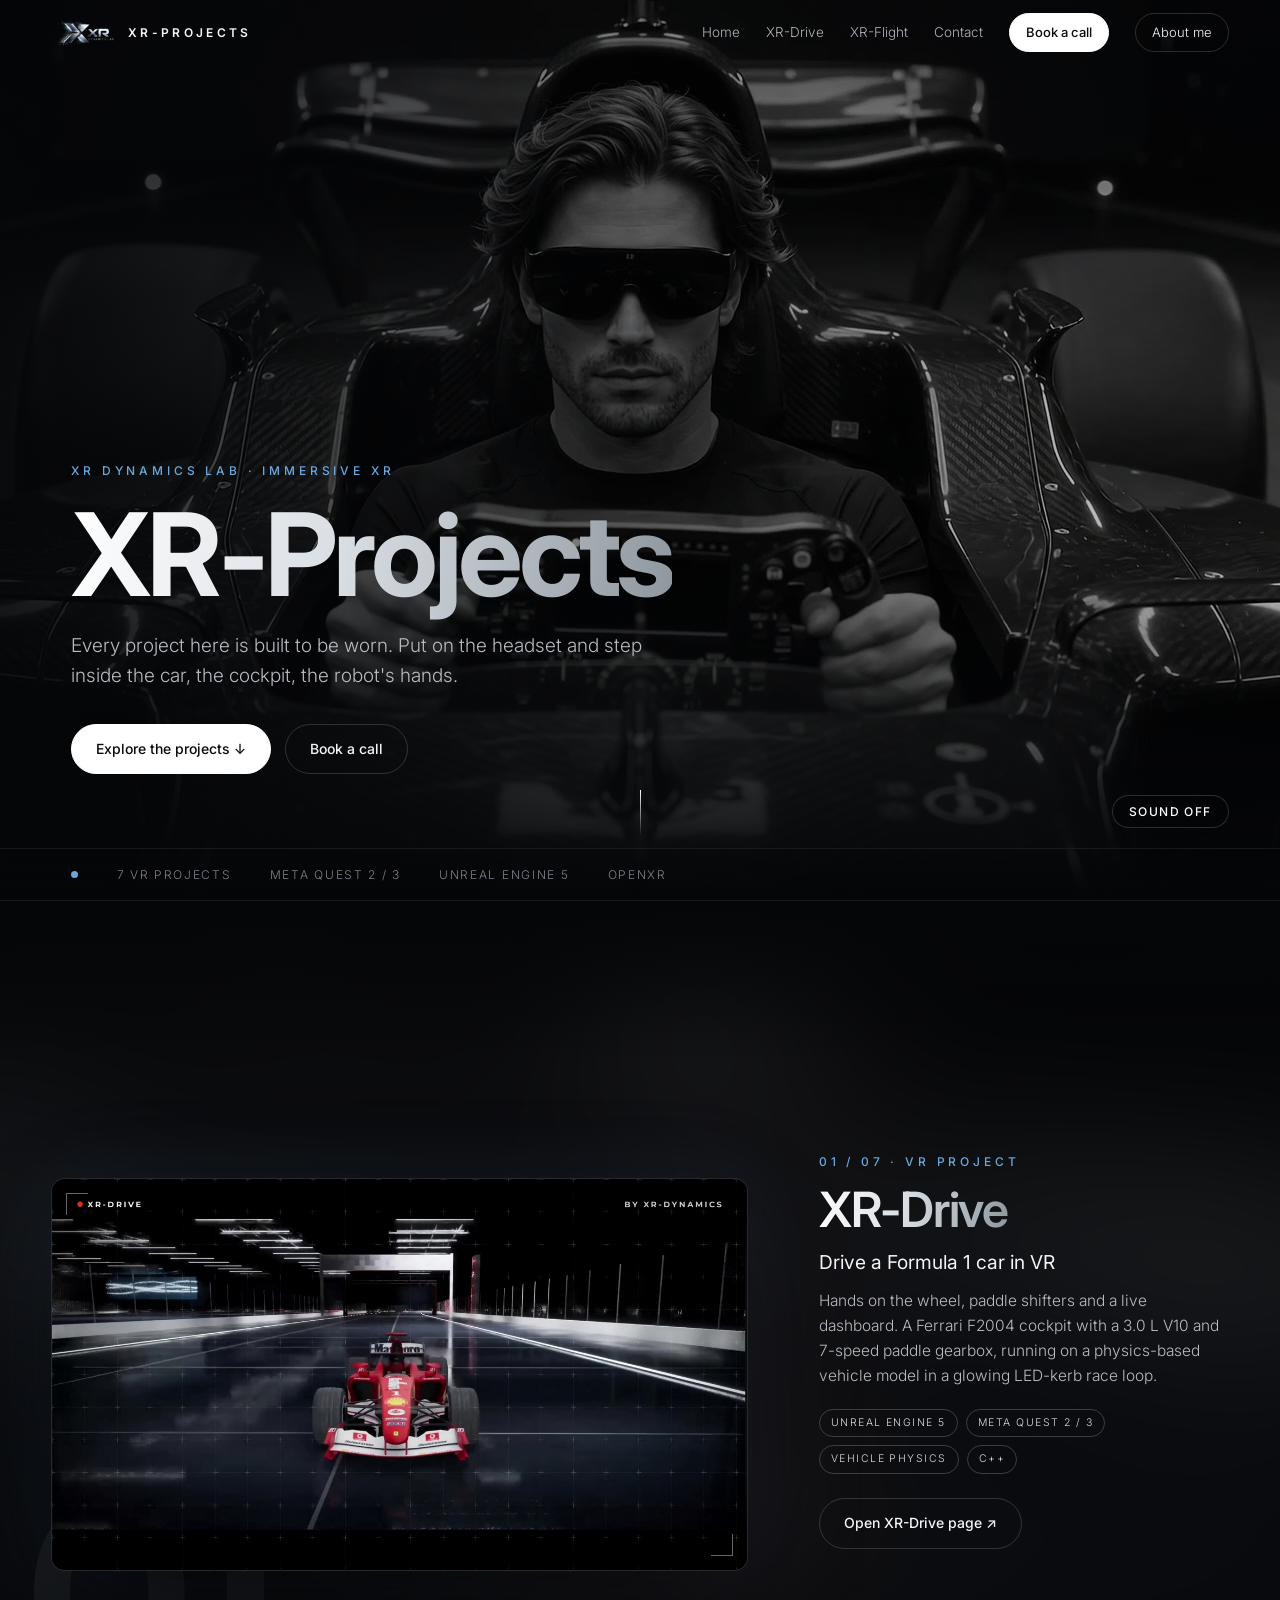
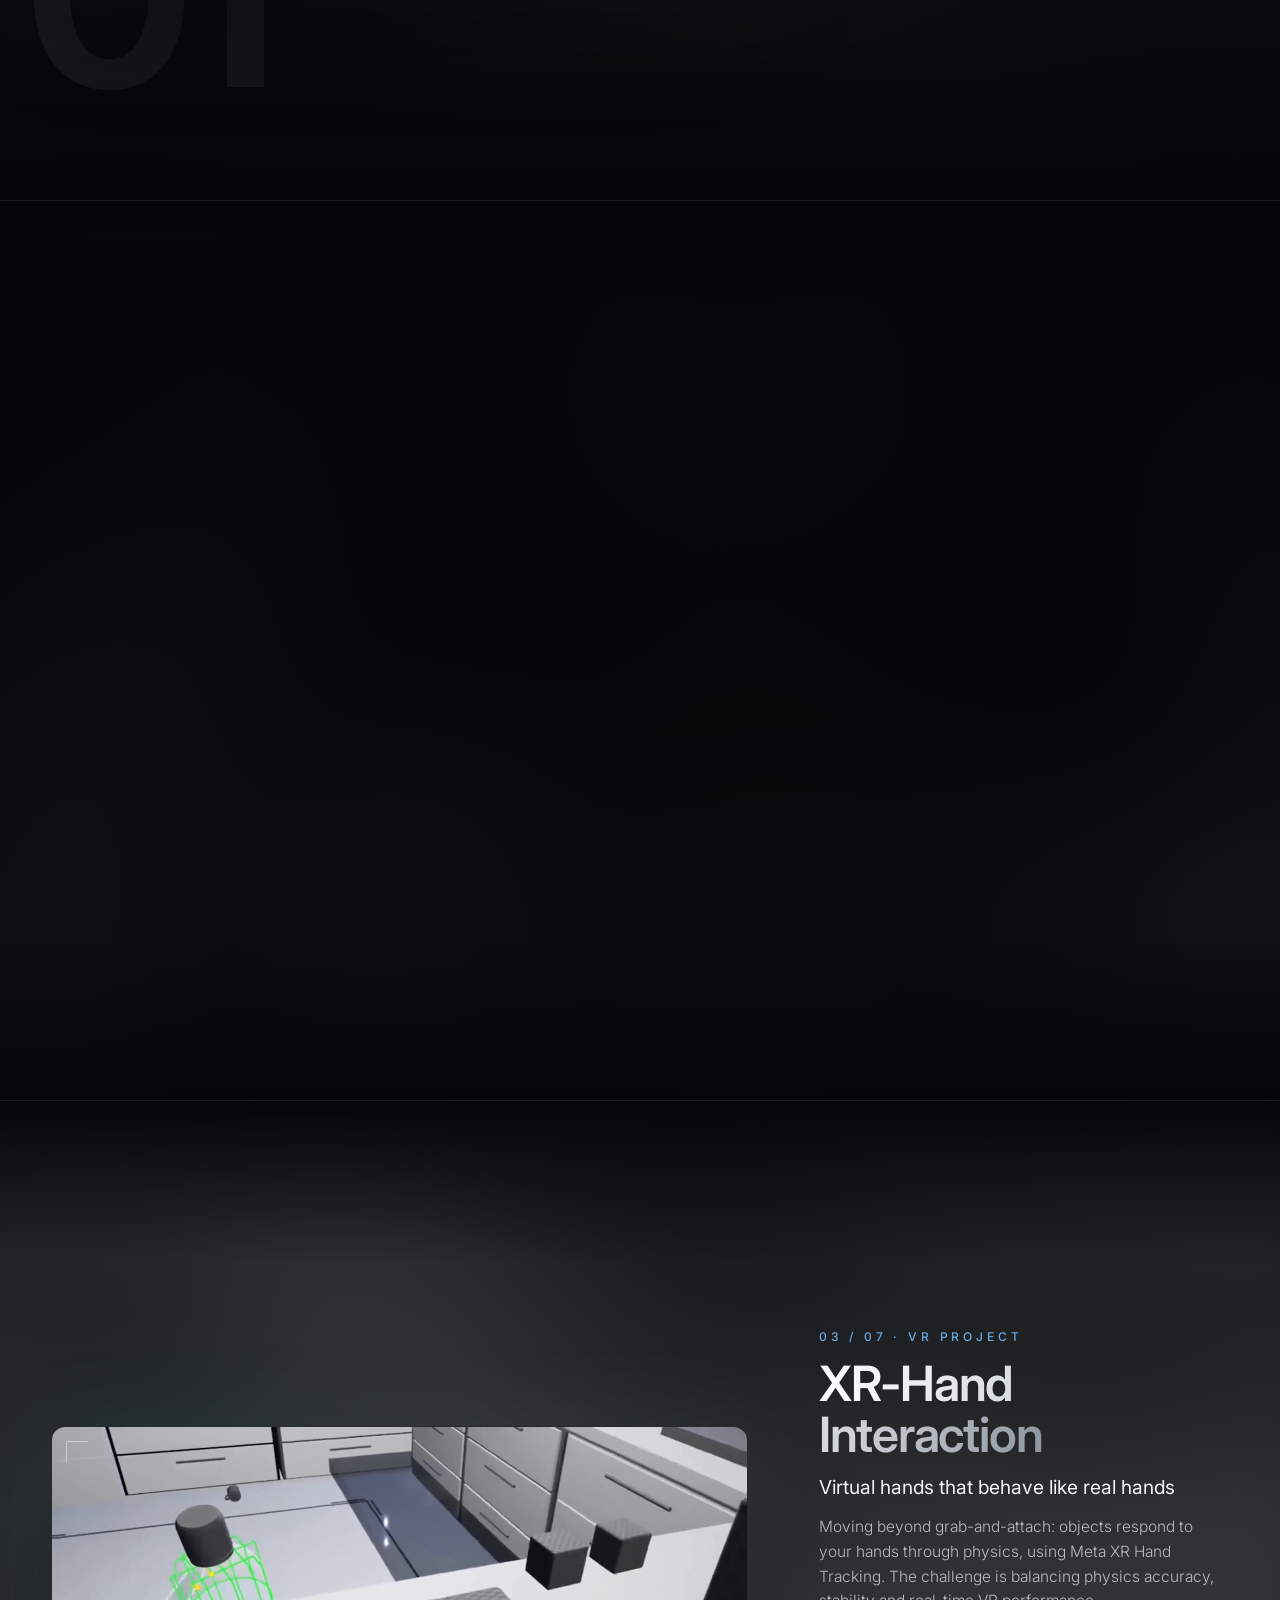
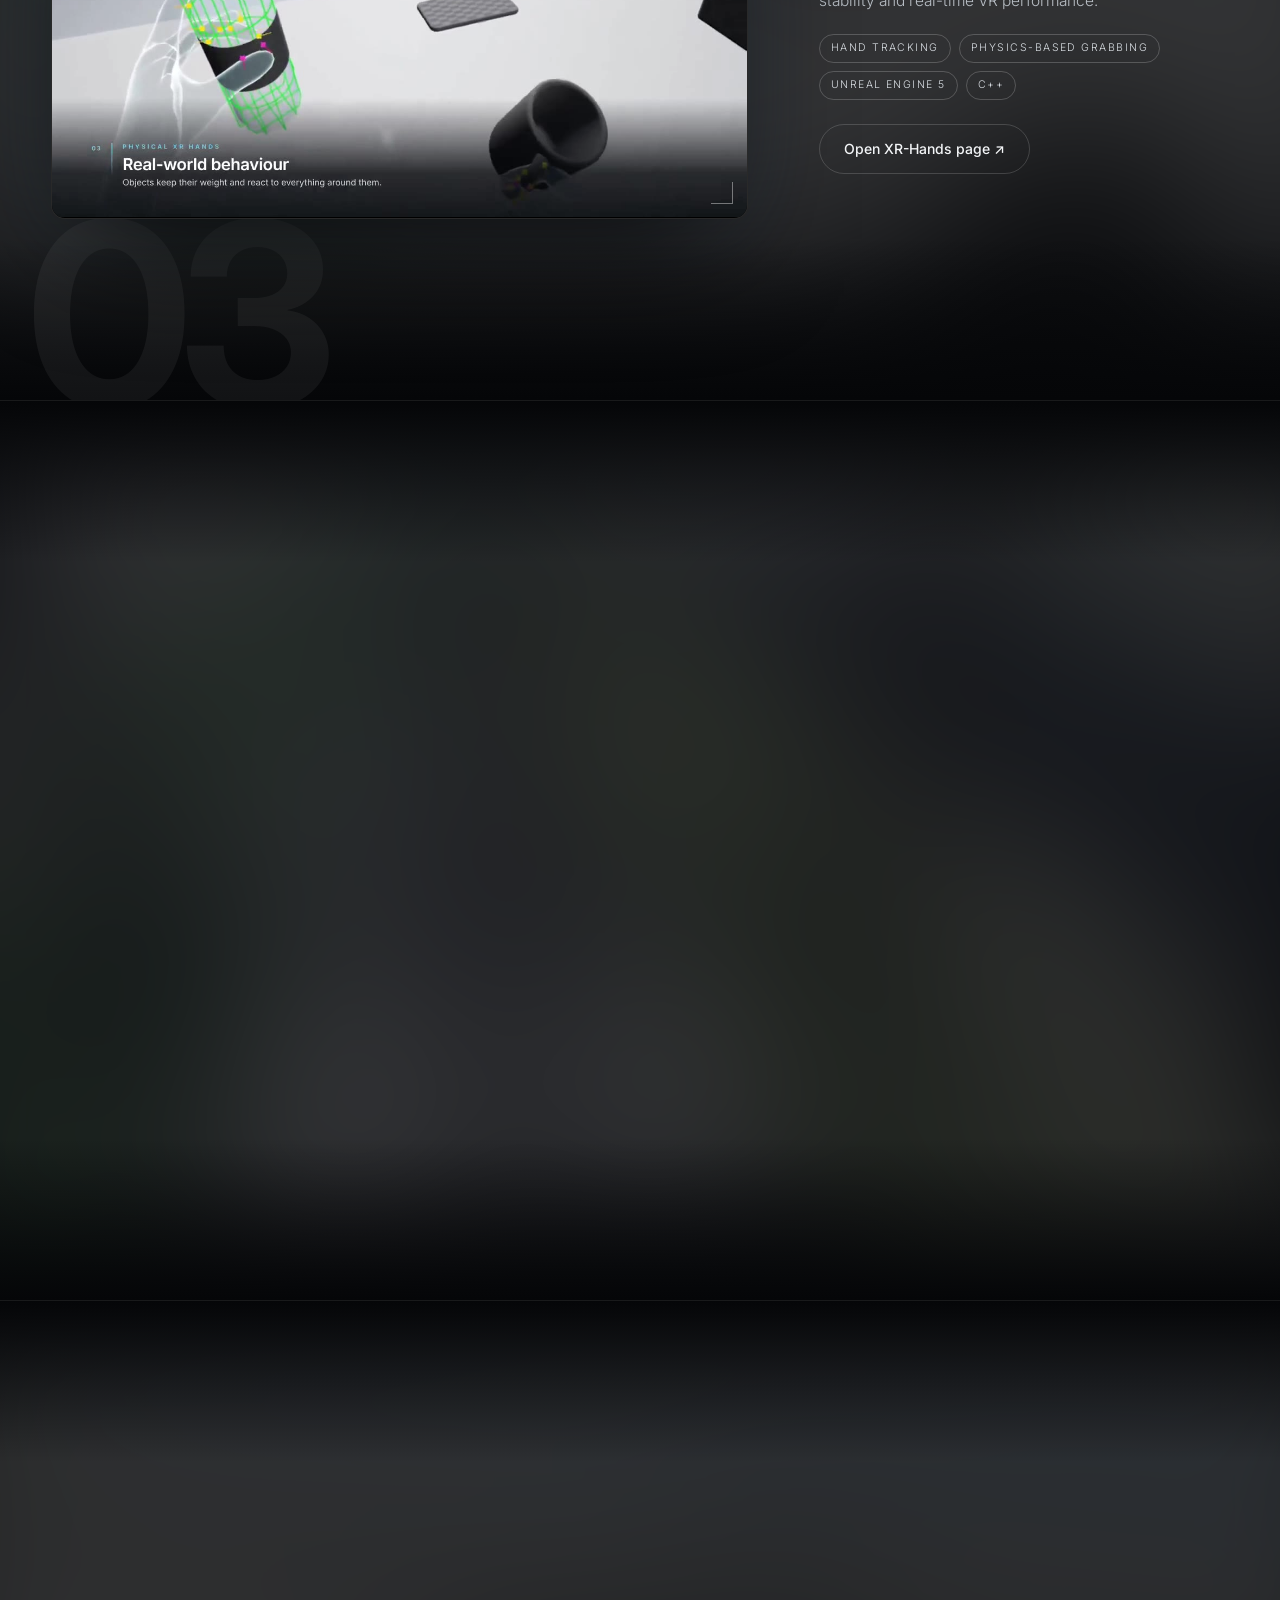
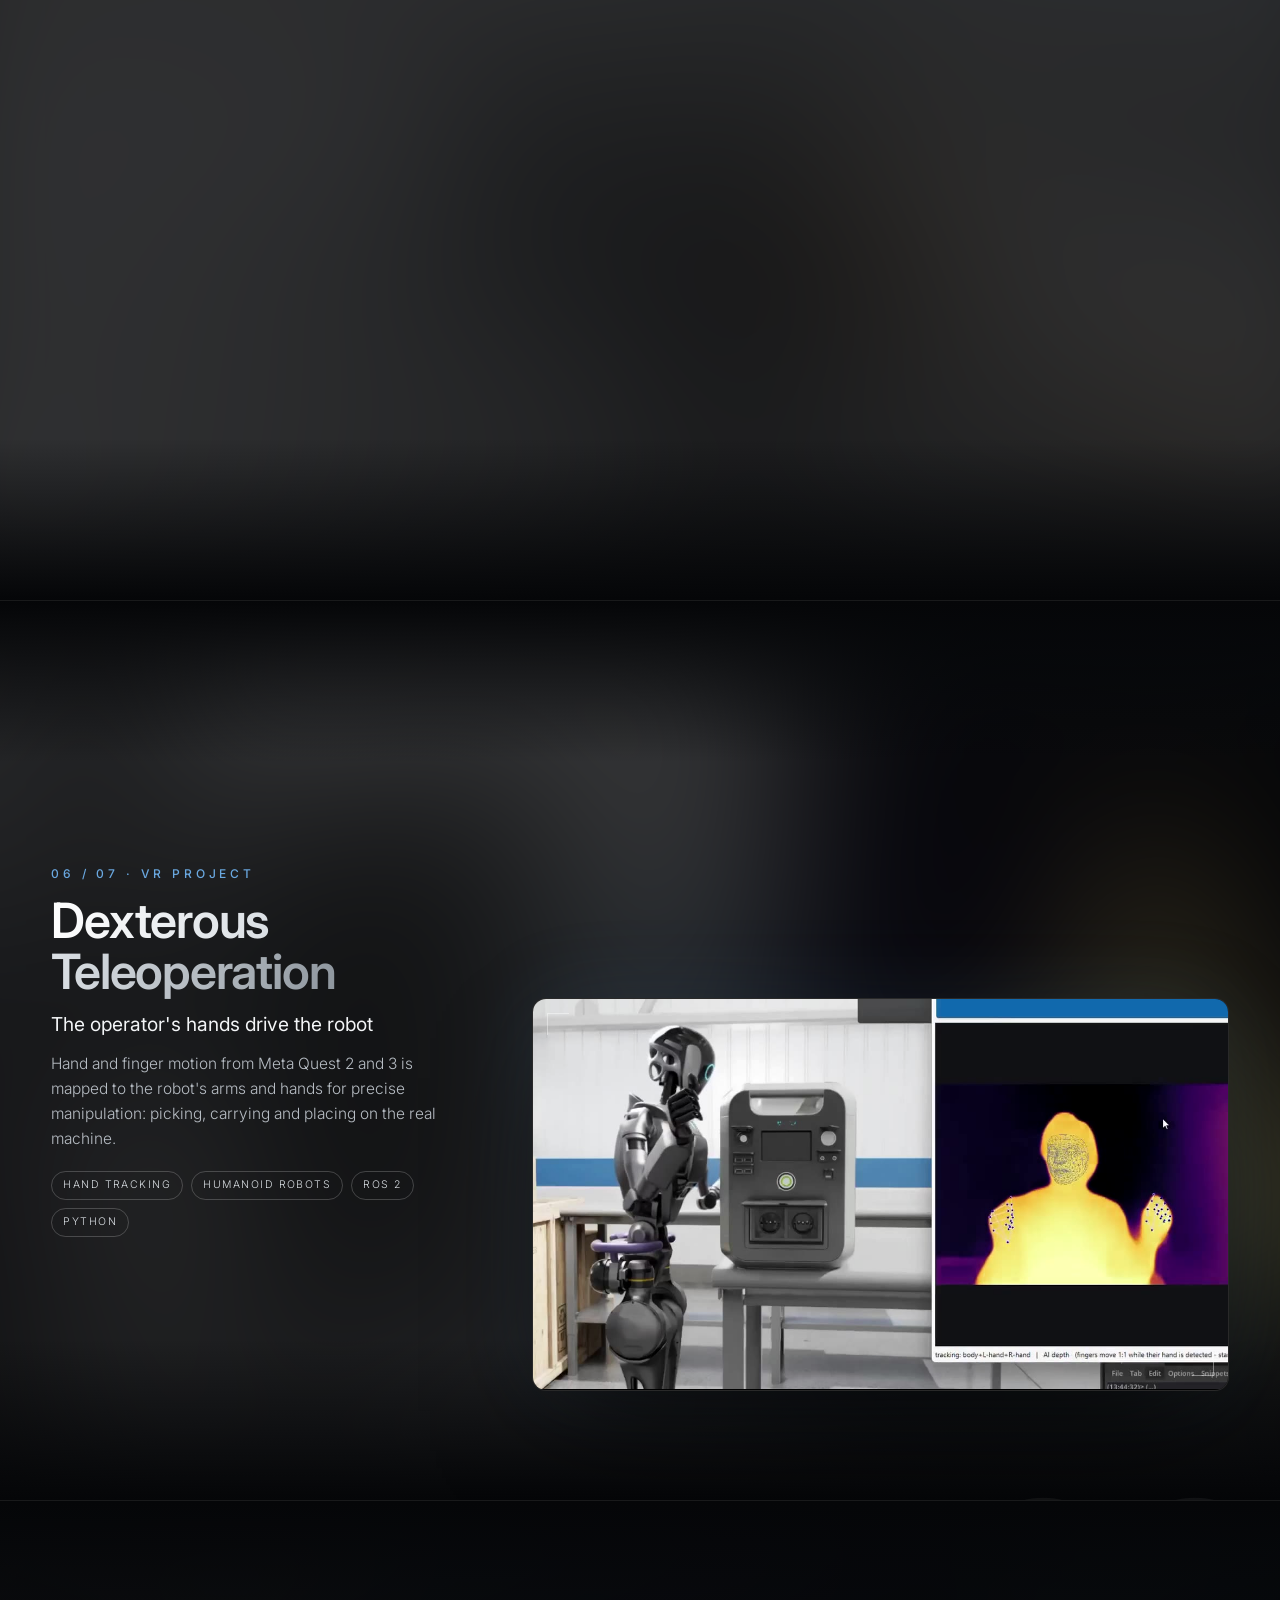
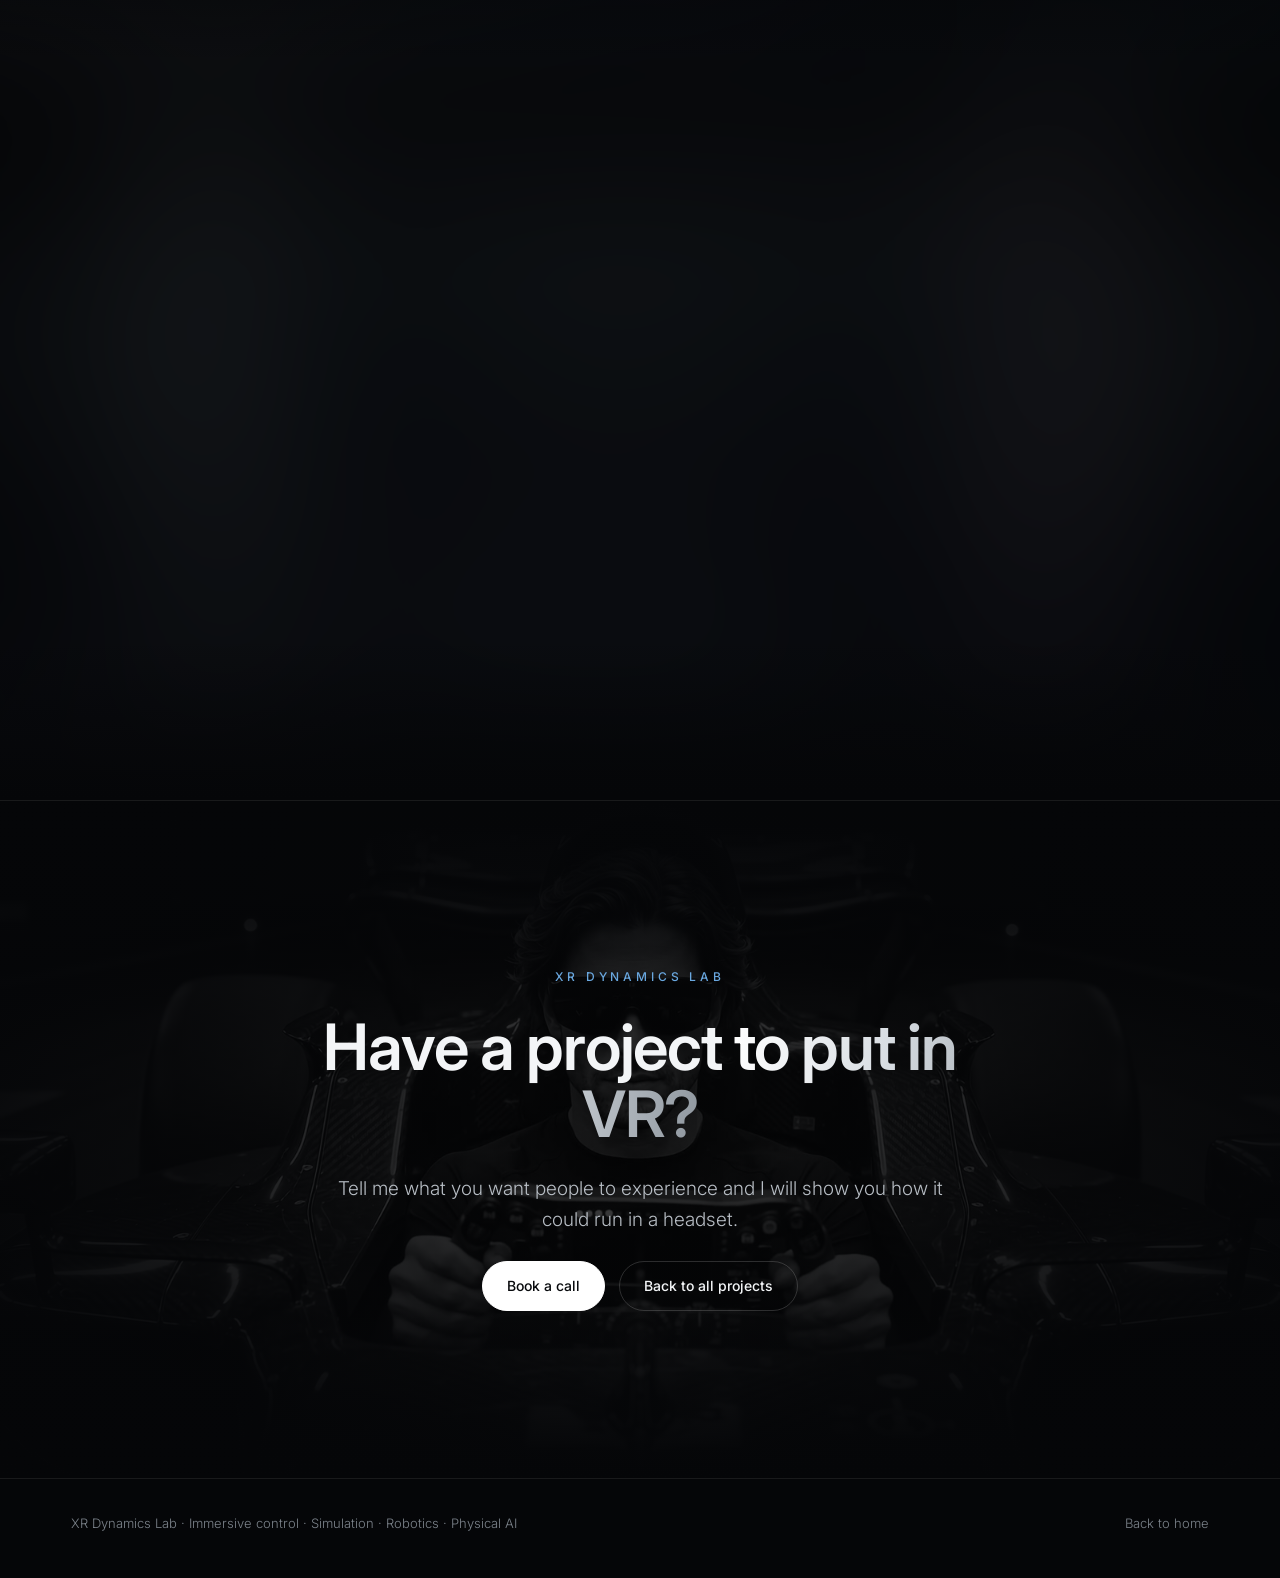
<file: xr-projects/index.html>
<!doctype html>
<html lang="en"><head><meta charset="utf-8"><meta name="viewport" content="width=device-width,initial-scale=1">
<title>XR-Projects · VR projects built to be worn · XR Dynamics Lab</title>
<meta name="description" content="VR projects by XR Dynamics Lab: XR-Drive, XR-Flight, hand interaction, drone cockpit, robot teleoperation and more, built in Unreal Engine 5 for Meta Quest.">
<link rel="icon" href="../assets/xr-mark.png">
<link rel="preconnect" href="https://fonts.googleapis.com"><link rel="preconnect" href="https://fonts.gstatic.com" crossorigin>
<link href="https://fonts.googleapis.com/css2?family=Inter:wght@300;400;500;600;700&display=swap" rel="stylesheet">
<style>
:root{--bg:#050608;--text:#f3f5f7;--body:#b7bdc4;--muted:#7c838b;--line:rgba(255,255,255,.08);--line2:rgba(255,255,255,.16);--blue:#6aa8e0;--glow:rgba(106,168,224,.35);--silver:linear-gradient(100deg,#fff 0%,#d9dee3 45%,#8e969e 100%);--max:1240px;--pad:clamp(20px,4vw,56px);--hh:66px}
*{box-sizing:border-box;margin:0;padding:0}html{scroll-behavior:smooth}
body{background:var(--bg);color:var(--body);font-family:Inter,system-ui,sans-serif;font-weight:300;line-height:1.6;-webkit-font-smoothing:antialiased;overflow-x:hidden}
a{color:inherit;text-decoration:none}img,video{display:block;max-width:100%}
.wrap{max-width:var(--max);margin:0 auto;padding:0 var(--pad)}
.silver{background:var(--silver);-webkit-background-clip:text;background-clip:text;color:transparent;-webkit-text-fill-color:transparent}
.dim{color:#6d747c;-webkit-text-fill-color:#6d747c}
.eyebrow{font-size:12px;letter-spacing:.32em;text-transform:uppercase;color:var(--blue);font-weight:500}
.big{font-size:clamp(34px,5vw,64px);line-height:1.06;font-weight:600;letter-spacing:-.02em;color:var(--text)}
.huge{font-size:clamp(52px,9vw,128px);line-height:.98;font-weight:700;letter-spacing:-.035em;color:var(--text)}
.lead{font-size:clamp(16px,1.5vw,19px);max-width:52ch}
header{position:fixed;inset:0 0 auto 0;height:var(--hh);z-index:60;display:flex;align-items:center;justify-content:space-between;padding:0 var(--pad);border-bottom:1px solid transparent;transition:background .3s,border-color .3s}
header.s{background:rgba(5,6,8,.82);backdrop-filter:blur(14px);-webkit-backdrop-filter:blur(14px);border-color:var(--line)}
.brand{display:flex;align-items:center;gap:12px}.brand img{height:34px;width:auto}
.brand span{font-size:12px;font-weight:600;letter-spacing:.28em;text-transform:uppercase;color:var(--text)}
nav{display:flex;align-items:center;gap:26px}nav a{font-size:13.5px;color:#aeb4ba;transition:color .2s}nav a:hover{color:#fff}
.pill{display:inline-flex;align-items:center;padding:8px 16px;border:1px solid var(--line2);border-radius:999px;color:var(--text);font-size:13px;transition:box-shadow .25s,border-color .25s}
nav a.pill{color:var(--text)}.pill:hover{border-color:var(--blue);box-shadow:0 0 22px var(--glow)}
.pill.solid{background:#fff;border-color:#fff;font-weight:500}nav a.pill.solid{color:#07090c}.pill.solid:hover{box-shadow:0 0 26px rgba(255,255,255,.35)}
@media(max-width:900px){nav a:not(.pill){display:none}}@media(max-width:560px){.brand span{display:none}nav{gap:8px}.pill{padding:7px 12px}}
.btn{display:inline-flex;align-items:center;gap:10px;padding:13px 24px;border-radius:999px;font-size:14px;font-weight:500;cursor:pointer;border:1px solid var(--line2);background:transparent;color:var(--text);font-family:inherit;transition:box-shadow .25s,border-color .25s,transform .25s}
.btn:hover{transform:translateY(-1px);border-color:var(--blue);box-shadow:0 0 28px var(--glow)}.btn.primary{background:#fff;color:#07090c;border-color:#fff}.btn.primary:hover{box-shadow:0 0 34px rgba(255,255,255,.4)}
.bar{position:fixed;top:0;left:0;height:2px;width:0;z-index:70;background:linear-gradient(90deg,#8e969e,#fff)}
/* hero */
.hero{position:relative;min-height:100vh;min-height:100svh;display:flex;align-items:flex-end;overflow:hidden}
.hero video,.hero .shade{position:absolute;inset:0;width:100%;height:100%}.hero video{object-fit:cover;filter:grayscale(.3) contrast(1.05) brightness(.85)}
.hero .shade{background:linear-gradient(90deg,rgba(5,6,8,.9) 0%,rgba(5,6,8,.45) 45%,rgba(5,6,8,.05) 100%),linear-gradient(0deg,#050608 0%,rgba(5,6,8,0) 40%),radial-gradient(ellipse 55% 65% at 100% 0%,rgba(5,6,8,.85),transparent 70%)}
.hero-in{position:relative;z-index:2;width:100%;max-width:var(--max);margin:0 auto;padding:0 var(--pad) clamp(100px,14vh,150px)}
.hero .r{opacity:0;transform:translateY(22px);animation:rise 1s cubic-bezier(.2,.7,.2,1) forwards}.r1{animation-delay:.1s!important}.r2{animation-delay:.25s!important}.r3{animation-delay:.42s!important}.r4{animation-delay:.58s!important}
@keyframes rise{to{opacity:1;transform:none}}
.hero h1{margin:18px 0 20px}.hero .lead{margin-bottom:32px}.cta-row{display:flex;gap:14px;flex-wrap:wrap}
.snd{position:absolute;z-index:3;right:var(--pad);bottom:72px;background:rgba(5,6,8,.55);border:1px solid var(--line2);color:#fff;border-radius:999px;padding:8px 16px;font:500 12px Inter,sans-serif;letter-spacing:.12em;text-transform:uppercase;cursor:pointer;backdrop-filter:blur(8px);-webkit-backdrop-filter:blur(8px)}
.snd:hover{border-color:var(--blue);box-shadow:0 0 20px var(--glow)}
.meta{position:absolute;z-index:2;left:0;right:0;bottom:0;border-top:1px solid var(--line);background:linear-gradient(0deg,rgba(5,6,8,.85),rgba(5,6,8,.2))}
.meta .wrap{display:flex;gap:clamp(16px,3vw,44px);flex-wrap:wrap;align-items:center;padding-top:16px;padding-bottom:16px;font-size:12px;letter-spacing:.14em;text-transform:uppercase;color:var(--muted)}
.dot{width:7px;height:7px;border-radius:50%;background:var(--blue);animation:pulse 2s infinite}@keyframes pulse{70%{box-shadow:0 0 0 9px rgba(106,168,224,0)}0%{box-shadow:0 0 0 0 var(--glow)}}
.cue{position:absolute;z-index:2;left:50%;bottom:64px;width:1px;height:46px;background:linear-gradient(#fff,transparent);transform-origin:top;animation:cue 2s ease-in-out infinite}@keyframes cue{0%{transform:scaleY(0)}50%{transform:scaleY(1)}100%{transform:scaleY(1);opacity:0}}
/* projects */
.p{position:relative;min-height:100vh;display:flex;align-items:center;padding:clamp(90px,12vh,150px) 0;border-top:1px solid var(--line);overflow:hidden}
.amb{position:absolute;inset:-10%;background-size:cover;background-position:center;filter:blur(90px) saturate(.7);opacity:.22;pointer-events:none}
.p::after{content:"";position:absolute;inset:0;background:linear-gradient(180deg,var(--bg),transparent 18%,transparent 82%,var(--bg));pointer-events:none}
.row{position:relative;z-index:2;display:grid;max-width:1560px!important;grid-template-columns:1.7fr 1fr;gap:clamp(32px,5.5vw,96px);align-items:center}
.p.alt .row{grid-template-columns:1fr 1.7fr}.p.alt .vid{order:2}
.vid{position:relative;margin:0;opacity:0;transform:translateX(-90px) scale(.95);filter:blur(10px);transition:opacity 1.1s ease,transform 1.2s cubic-bezier(.2,.7,.2,1),filter 1s ease}
.p.alt .vid{transform:translateX(90px) scale(.95)}
.p.in .vid{opacity:1;transform:none;filter:none}
.frame{position:relative;aspect-ratio:16/9;border:1px solid var(--line2);border-radius:14px;overflow:hidden;background:#000;box-shadow:0 50px 120px -30px rgba(0,0,0,.8),0 0 90px rgba(106,168,224,.10);transition:box-shadow .5s,border-color .5s}
.frame:hover{border-color:rgba(106,168,224,.5);box-shadow:0 50px 120px -30px rgba(0,0,0,.8),0 0 110px rgba(106,168,224,.22)}
.media{position:absolute;inset:0;width:100%;height:100%;object-fit:cover;filter:saturate(.85) contrast(1.03)}
.k{position:absolute;width:22px;height:22px;border:1px solid rgba(255,255,255,.4);z-index:2;pointer-events:none}.k.tl{top:14px;left:14px;border-right:0;border-bottom:0}.k.br{bottom:14px;right:14px;border-left:0;border-top:0}
.num{position:absolute;z-index:-1;left:-2vw;bottom:-9vw;font-size:clamp(120px,20vw,300px);font-weight:700;letter-spacing:-.06em;color:rgba(255,255,255,.055);line-height:1;pointer-events:none;will-change:transform}
.p.alt .num{left:auto;right:-2vw}
.txt{opacity:0;transform:translateX(70px);transition:opacity 1s ease .15s,transform 1.1s cubic-bezier(.2,.7,.2,1) .15s}
.p.alt .txt{transform:translateX(-70px)}
.p.in .txt{opacity:1;transform:none}
.txt h2{font-size:clamp(32px,3.8vw,52px);line-height:1.05;font-weight:600;letter-spacing:-.025em;margin:12px 0 12px}
.txt .one{font-size:clamp(17px,1.5vw,20px);color:var(--text);font-weight:400;margin-bottom:12px}.txt .body{font-size:15.5px;max-width:52ch}
.txt .tags{display:flex;flex-wrap:wrap;gap:8px;margin-top:20px}.txt .tags span{font-size:10.5px;letter-spacing:.14em;text-transform:uppercase;border:1px solid rgba(255,255,255,.2);border-radius:999px;padding:5px 11px;color:#d9dee3}
.txt .c6{margin-top:24px}.txt .c6:empty{display:none}
.txt [class^=c]{opacity:0;transform:translateY(16px);transition:opacity .7s ease,transform .7s cubic-bezier(.2,.7,.2,1)}
.p.in .txt .c1{transition-delay:.35s}.p.in .txt .c2{transition-delay:.45s}.p.in .txt .c3{transition-delay:.55s}.p.in .txt .c4{transition-delay:.65s}.p.in .txt .c5{transition-delay:.75s}.p.in .txt .c6{transition-delay:.85s}
.p.in .txt [class^=c]{opacity:1;transform:none}
@media(max-width:900px){.row,.p.alt .row{grid-template-columns:1fr}.p.alt .vid{order:0}.vid,.p.alt .vid{transform:translateY(50px) scale(.97)}.txt,.p.alt .txt{transform:translateY(30px)}.num,.p.alt .num{display:none}.p{padding:80px 0}}
.rail{position:fixed;right:22px;top:50%;transform:translateY(-50%);z-index:50;display:flex;flex-direction:column;gap:14px;opacity:0;pointer-events:none;transition:opacity .4s}.rail.on{opacity:1;pointer-events:auto}
.rail a{display:flex;justify-content:flex-end;align-items:center;gap:10px;font-size:11px;letter-spacing:.16em;color:#6d747c;transition:color .3s}
.rail b{font-weight:500;max-width:0;overflow:hidden;white-space:nowrap;opacity:0;transition:max-width .4s,opacity .4s;text-transform:uppercase}.rail a:hover b{max-width:200px;opacity:1;background:rgba(5,6,8,.7);padding:3px 10px;border-radius:999px}
.rail i{font-style:normal}.rail a.on,.rail a:hover{color:#fff}
@media(max-width:900px){.rail{display:none}}
.final{position:relative;text-align:center;overflow:hidden;border-top:1px solid var(--line);padding:clamp(90px,13vw,170px) 0}
.final .bgimg{position:absolute;inset:0;background:url("../assets/poster/xrp/hero.jpg") center/cover;filter:grayscale(1) brightness(.4)}
.final .shade2{position:absolute;inset:0;background:radial-gradient(ellipse at center,rgba(5,6,8,.35),rgba(5,6,8,.95) 75%),linear-gradient(180deg,var(--bg),transparent 25%,transparent 75%,var(--bg))}
.final .in{position:relative;z-index:2;display:flex;flex-direction:column;align-items:center;gap:26px}.final .big{max-width:18ch}.final .cta-row{justify-content:center}
footer{border-top:1px solid var(--line);padding:34px 0 44px;font-size:13px;color:var(--muted)}footer .wrap{display:flex;justify-content:space-between;gap:20px;flex-wrap:wrap}footer a:hover{color:#fff}
@media(max-width:700px){.snd{bottom:auto;top:78px}}
@media(prefers-reduced-motion:reduce){*{animation:none!important;transition:none!important}.hero .r,.vid,.txt,.txt [class^=c]{opacity:1!important;transform:none!important;filter:none!important}}
</style></head>
<body>
<div class="bar" id="bar"></div>
<header id="hd"><a class="brand" href="../" aria-label="XR Dynamics Lab"><img src="../assets/xr-mark.png" alt="" width="64" height="34"><span>XR-Projects</span></a>
<nav><a href="../">Home</a><a href="../xr-drive/">XR-Drive</a><a href="../xr-flight/">XR-Flight</a><a href="../#contact">Contact</a>
<a class="pill solid" href="https://calendly.com/xrdynamics/30min" target="_blank" rel="noopener">Book a call</a>
<a class="pill" href="https://www.linkedin.com/in/surajit-saikia-phd-55b717101/" target="_blank" rel="noopener" aria-label="About me on LinkedIn">About me</a></nav></header>
<nav class="rail" id="rail" aria-label="Projects"><a href="#p0"><i>01</i><b>XR-Drive</b></a><a href="#p1"><i>02</i><b>XR-Flight</b></a><a href="#p2"><i>03</i><b>XR-Hand Interaction</b></a><a href="#p3"><i>04</i><b>VR-Drone Cockpit</b></a><a href="#p4"><i>05</i><b>XR Robot Teleoperation</b></a><a href="#p5"><i>06</i><b>Dexterous Teleoperation</b></a><a href="#p6"><i>07</i><b>XR-Keypad</b></a></nav>
<main>
<section class="hero" id="top">
  <video id="hv" autoplay muted loop playsinline preload="auto" poster="../assets/poster/xrp/hero.jpg"><source src="../assets/video/xrp/hero.mp4" type="video/mp4"></video><div class="shade"></div>
  <div class="hero-in"><p class="eyebrow r r1">XR Dynamics Lab · Immersive XR</p>
    <h1 class="huge r r2"><span class="silver">XR-Projects</span></h1>
    <p class="lead r r3">Every project here is built to be worn. Put on the headset and step inside the car, the cockpit, the robot's hands.</p>
    <div class="cta-row r r4"><a class="btn primary" href="#p0">Explore the projects &darr;</a><a class="btn" href="https://calendly.com/xrdynamics/30min" target="_blank" rel="noopener">Book a call</a></div></div>
  <button class="snd" id="snd" type="button" aria-pressed="false">Sound off</button><div class="cue" aria-hidden="true"></div>
  <div class="meta"><div class="wrap"><span class="dot"></span><span>7 VR projects</span><span>Meta Quest 2 / 3</span><span>Unreal Engine 5</span><span>OpenXR</span></div></div>
</section>
<section class="p" id="p0" data-name="XR-Drive"><div class="amb" style="background-image:url(../assets/poster/xrp/drive.jpg)"></div>
  <div class="wrap row"><figure class="vid"><div class="frame"><video class="media" muted loop playsinline preload="none" poster="../assets/poster/xrp/drive.jpg" data-src="../assets/video/xrp/drive.mp4"></video><i class="k tl"></i><i class="k br"></i></div><div class="num" aria-hidden="true">01</div></figure>
  <div class="txt"><p class="eyebrow c1">01 / 07 · VR project</p><h2 class="c2"><span class="silver">XR-Drive</span></h2><p class="one c3">Drive a Formula 1 car in VR</p><p class="body c4">Hands on the wheel, paddle shifters and a live dashboard. A Ferrari F2004 cockpit with a 3.0 L V10 and 7-speed paddle gearbox, running on a physics-based vehicle model in a glowing LED-kerb race loop.</p><div class="tags c5"><span>Unreal Engine 5</span><span>Meta Quest 2 / 3</span><span>Vehicle physics</span><span>C++</span></div><div class="c6"><a class="btn" href="../xr-drive/">Open XR-Drive page &nearr;</a></div></div></section>
<section class="p alt" id="p1" data-name="XR-Flight"><div class="amb" style="background-image:url(../assets/poster/xrp/flight.jpg)"></div>
  <div class="wrap row"><figure class="vid"><div class="frame"><video class="media" muted loop playsinline preload="none" poster="../assets/poster/xrp/flight.jpg" data-src="../assets/video/xrp/flight.mp4"></video><i class="k tl"></i><i class="k br"></i></div><div class="num" aria-hidden="true">02</div></figure>
  <div class="txt"><p class="eyebrow c1">02 / 07 · VR project</p><h2 class="c2"><span class="silver">XR-Flight</span></h2><p class="one c3">Put on the headset. Take the stick.</p><p class="body c4">Immersive aircraft control in VR, where your hands drive the stick and throttle of a physically simulated cockpit. A six-degree-of-freedom model combines lift, drag, thrust and control-surface moments.</p><div class="tags c5"><span>Meta Quest 2 / 3</span><span>OpenXR</span><span>Flight dynamics</span><span>C++</span></div><div class="c6"><a class="btn" href="../xr-flight/">Open XR-Flight page &nearr;</a></div></div></section>
<section class="p" id="p2" data-name="XR-Hand Interaction"><div class="amb" style="background-image:url(../assets/poster/xrp/hand.jpg)"></div>
  <div class="wrap row"><figure class="vid"><div class="frame"><video class="media" muted loop playsinline preload="none" poster="../assets/poster/xrp/hand.jpg" data-src="../assets/video/xrp/hand.mp4"></video><i class="k tl"></i><i class="k br"></i></div><div class="num" aria-hidden="true">03</div></figure>
  <div class="txt"><p class="eyebrow c1">03 / 07 · VR project</p><h2 class="c2"><span class="silver">XR-Hand Interaction</span></h2><p class="one c3">Virtual hands that behave like real hands</p><p class="body c4">Moving beyond grab-and-attach: objects respond to your hands through physics, using Meta XR Hand Tracking. The challenge is balancing physics accuracy, stability and real-time VR performance.</p><div class="tags c5"><span>Hand tracking</span><span>Physics-based grabbing</span><span>Unreal Engine 5</span><span>C++</span></div><div class="c6"><a class="btn" href="../xr-hands/">Open XR-Hands page &nearr;</a></div></div></section>
<section class="p alt" id="p3" data-name="VR-Drone Cockpit"><div class="amb" style="background-image:url(../assets/poster/xrp/drone.jpg)"></div>
  <div class="wrap row"><figure class="vid"><div class="frame"><video class="media" muted loop playsinline preload="none" poster="../assets/poster/xrp/drone.jpg" data-src="../assets/video/xrp/drone.mp4"></video><i class="k tl"></i><i class="k br"></i></div><div class="num" aria-hidden="true">04</div></figure>
  <div class="txt"><p class="eyebrow c1">04 / 07 · VR project</p><h2 class="c2"><span class="silver">VR-Drone Cockpit</span></h2><p class="one c3">Fly a VTOL drone with your hands</p><p class="body c4">A glass cockpit with an attitude indicator and live telemetry: altitude, ground speed, vertical speed, pitch, roll, thrust-to-weight, load and per-rotor output.</p><div class="tags c5"><span>Unreal Engine 5.8</span><span>VTOL</span><span>Telemetry HUD</span><span>Hand interaction</span></div><div class="c6"><a class="btn" href="https://www.fab.com/listings/fff21d70-c83f-4411-ad23-cbed73a1895c" target="_blank" rel="noopener">View on Fab &nearr;</a></div></div></section>
<section class="p" id="p4" data-name="XR Robot Teleoperation"><div class="amb" style="background-image:url(../assets/poster/xrp/teleop.jpg)"></div>
  <div class="wrap row"><figure class="vid"><div class="frame"><video class="media" muted loop playsinline preload="none" poster="../assets/poster/xrp/teleop.jpg" data-src="../assets/video/xrp/teleop.mp4"></video><i class="k tl"></i><i class="k br"></i></div><div class="num" aria-hidden="true">05</div></figure>
  <div class="txt"><p class="eyebrow c1">05 / 07 · VR project</p><h2 class="c2"><span class="silver">XR Robot Teleoperation</span></h2><p class="one c3">An operator drives a humanoid through a headset</p><p class="body c4">Head and hand motion from Meta Quest 2 and 3 is mapped to the robot's body and arms, so one operator can handle warehouse picking, carrying and placing. Experiments cover control response, latency and stability on the real machine.</p><div class="tags c5"><span>Meta Quest 2 / 3</span><span>Humanoid robots</span><span>ROS 2</span><span>Python</span></div><div class="c6"></div></div></section>
<section class="p alt" id="p5" data-name="Dexterous Teleoperation"><div class="amb" style="background-image:url(../assets/poster/xrp/dexterous.jpg)"></div>
  <div class="wrap row"><figure class="vid"><div class="frame"><video class="media" muted loop playsinline preload="none" poster="../assets/poster/xrp/dexterous.jpg" data-src="../assets/video/xrp/dexterous.mp4"></video><i class="k tl"></i><i class="k br"></i></div><div class="num" aria-hidden="true">06</div></figure>
  <div class="txt"><p class="eyebrow c1">06 / 07 · VR project</p><h2 class="c2"><span class="silver">Dexterous Teleoperation</span></h2><p class="one c3">The operator's hands drive the robot</p><p class="body c4">Hand and finger motion from Meta Quest 2 and 3 is mapped to the robot's arms and hands for precise manipulation: picking, carrying and placing on the real machine.</p><div class="tags c5"><span>Hand tracking</span><span>Humanoid robots</span><span>ROS 2</span><span>Python</span></div><div class="c6"></div></div></section>
<section class="p" id="p6" data-name="XR-Keypad"><div class="amb" style="background-image:url(../assets/poster/xrp/keypad.jpg)"></div>
  <div class="wrap row"><figure class="vid"><div class="frame"><img class="media" src="../assets/poster/xrp/keypad.jpg" alt="XR-Keypad" loading="lazy"><i class="k tl"></i><i class="k br"></i></div><div class="num" aria-hidden="true">07</div></figure>
  <div class="txt"><p class="eyebrow c1">07 / 07 · VR project</p><h2 class="c2"><span class="silver">XR-Keypad</span></h2><p class="one c3">A hand-tracked keypad for Unreal Engine 5.8</p><p class="body c4">Poke or pinch the keys, point with a ray, or use controllers and mouse, then grab the handle to move it. Ships with a secure-access-terminal demo map where layouts, themes and colors switch live.</p><div class="tags c5"><span>Unreal Engine 5.8</span><span>Hand tracking</span><span>Blueprint + C++</span><span>XR input</span></div><div class="c6"><a class="btn" href="https://www.fab.com/listings/28274d1c-dfe2-44cf-a471-12638ffcfc6f" target="_blank" rel="noopener">View on Fab &nearr;</a></div></div></section>

<section class="final"><div class="bgimg"></div><div class="shade2"></div><div class="wrap in"><p class="eyebrow">XR Dynamics Lab</p><h2 class="big">Have a project <span class="silver">to put in VR?</span></h2>
<p class="lead">Tell me what you want people to experience and I will show you how it could run in a headset.</p>
<div class="cta-row"><a class="btn primary" href="https://calendly.com/xrdynamics/30min" target="_blank" rel="noopener">Book a call</a><a class="btn" href="../">Back to all projects</a></div></div></section>
</main>
<footer><div class="wrap"><span>XR Dynamics Lab · Immersive control · Simulation · Robotics · Physical AI</span><a href="../">Back to home</a></div></footer>
<script>
(function(){
var hd=document.getElementById('hd'),bar=document.getElementById('bar'),rail=document.getElementById('rail'),links=[].slice.call(rail.children);
var ps=[].slice.call(document.querySelectorAll('.p')),hero=document.getElementById('top');
var cl=function(x,a,b){return Math.min(b===undefined?1:b,Math.max(a===undefined?0:a,x))};
var reduce=matchMedia('(prefers-reduced-motion:reduce)').matches;

function frame(){
  var H=innerHeight,cur=-1;
  hd.classList.toggle('s',scrollY>30);
  bar.style.width=(scrollY/(document.documentElement.scrollHeight-H)*100)+'%';
  ps.forEach(function(p,i){
    var r=p.getBoundingClientRect();
    if(!reduce){var q=(H/2-(r.top+r.height/2))/H;var n=p.querySelector('.num');if(n)n.style.transform='translateY('+(q*-60)+'px)';var f=p.querySelector('.frame');f.style.transform='translateY('+(q*-24)+'px)'}
    if(r.top<H*.5&&r.bottom>H*.5)cur=i;
  });
  links.forEach(function(l,k){l.classList.toggle('on',k===cur)});
  var hb=hero.getBoundingClientRect();rail.classList.toggle('on',hb.bottom<H*.4&&document.querySelector('.final').getBoundingClientRect().top>H*.5);
}
var rv=new IntersectionObserver(function(es){es.forEach(function(e){if(e.isIntersecting)e.target.classList.add('in')})},{threshold:.28});ps.forEach(function(p){rv.observe(p)});
var t=0;addEventListener('scroll',function(){if(!t)t=requestAnimationFrame(function(){t=0;frame()})},{passive:true});addEventListener('resize',frame);frame();
// lazy play
var vids=[].slice.call(document.querySelectorAll('video.media'));
var io=new IntersectionObserver(function(es){es.forEach(function(e){var v=e.target;
  if(e.isIntersecting){if(!v.src&&v.dataset.src){v.src=v.dataset.src;v.load()}var pr=v.play();if(pr&&pr.catch)pr.catch(function(){})}else v.pause()})},{rootMargin:'40% 0px 40% 0px'});
vids.forEach(function(v){io.observe(v)});
var hv=document.getElementById('hv');
new IntersectionObserver(function(es){es.forEach(function(e){if(e.isIntersecting){var p=hv.play();if(p&&p.catch)p.catch(function(){})}else hv.pause()})},{threshold:.1}).observe(hero);
// sound
var snd=document.getElementById('snd');
snd.addEventListener('click',function(){hv.muted=!hv.muted;snd.textContent=hv.muted?'Sound off':'Sound on';snd.setAttribute('aria-pressed',String(!hv.muted))});
})();
</script></body></html>
</file>
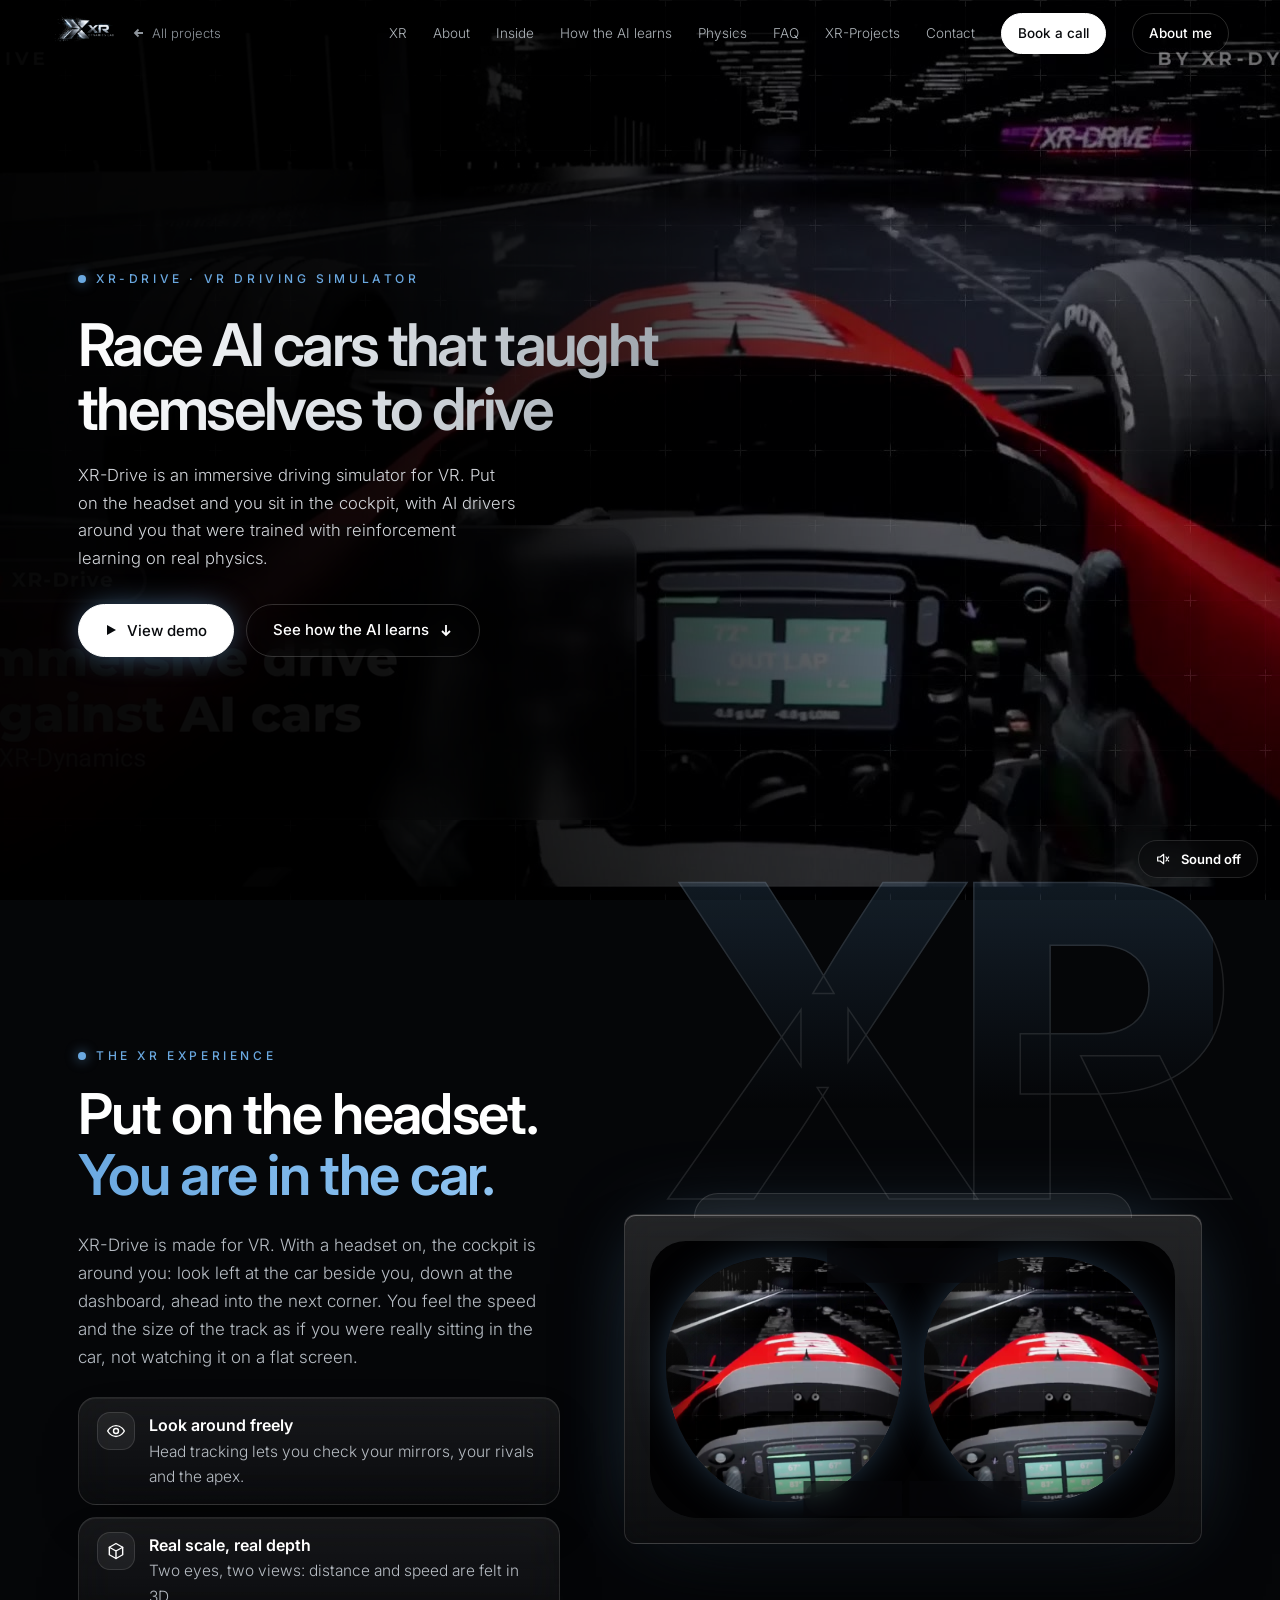
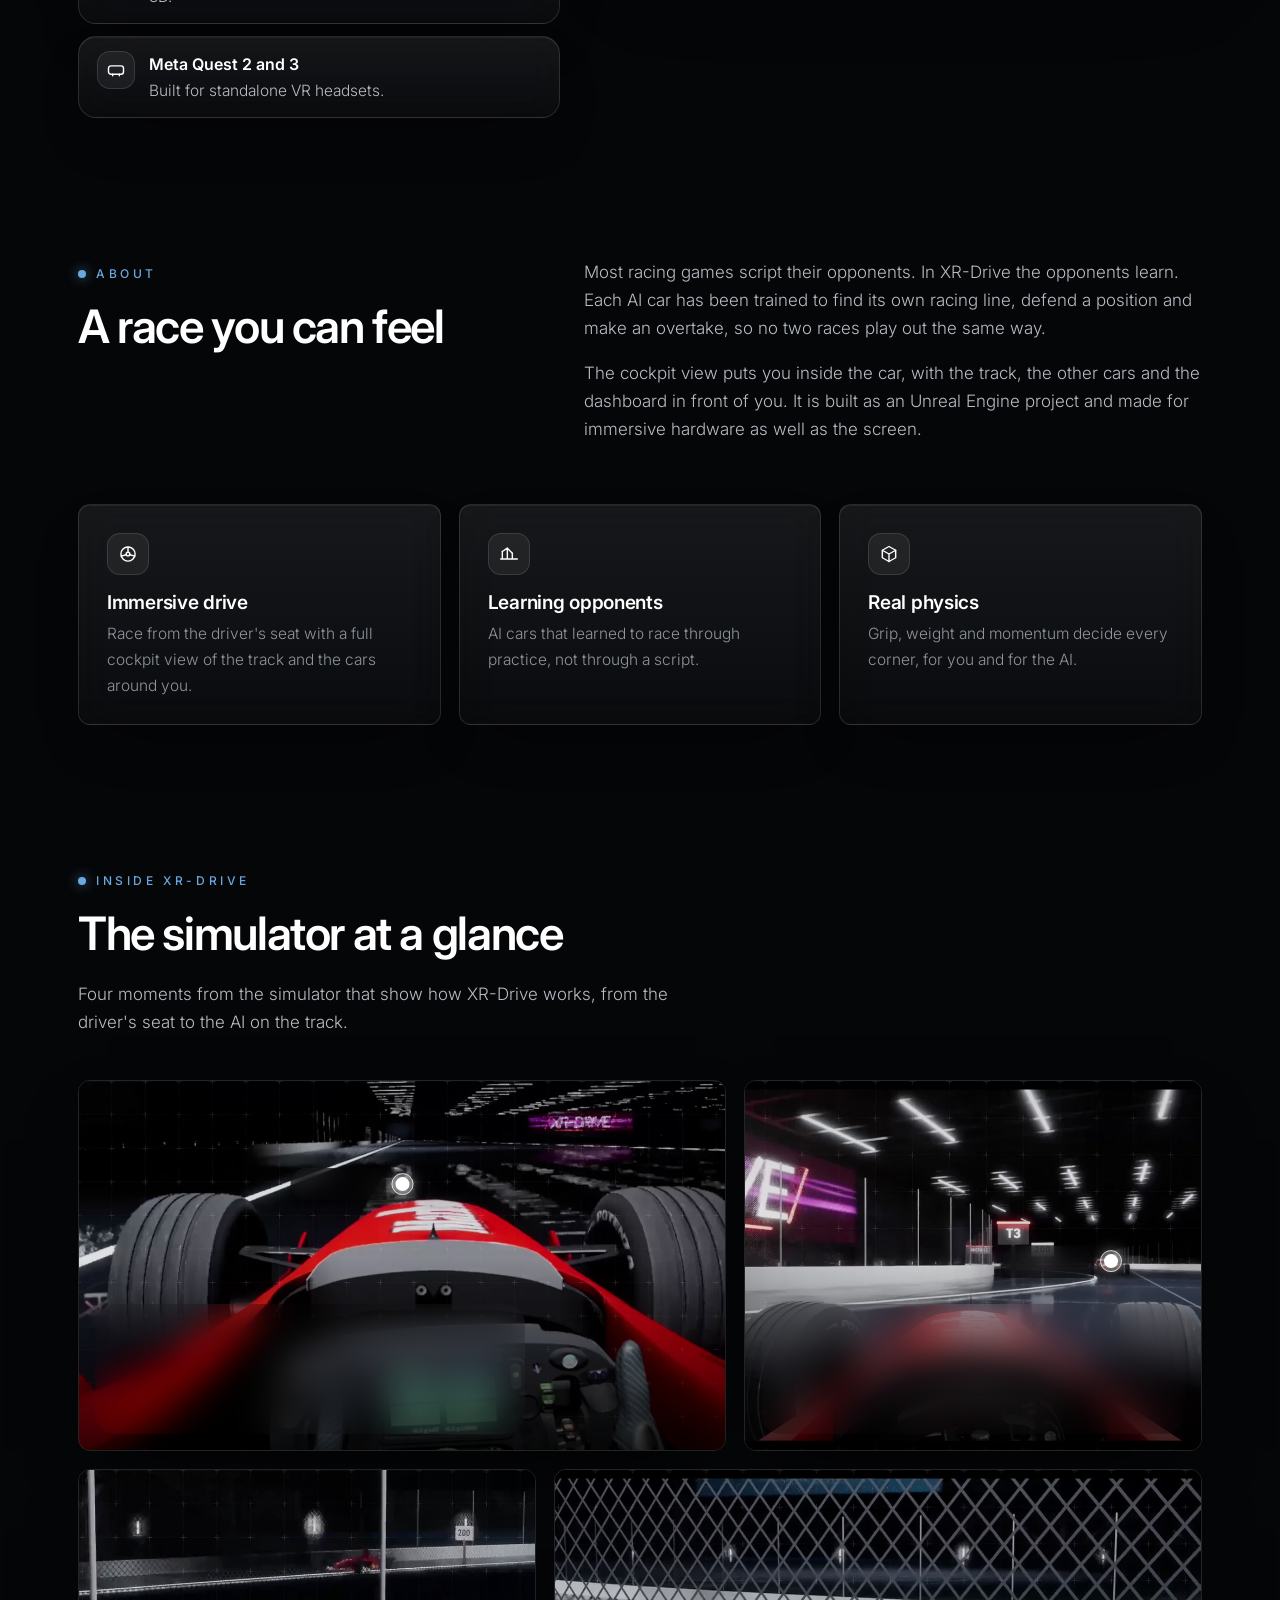
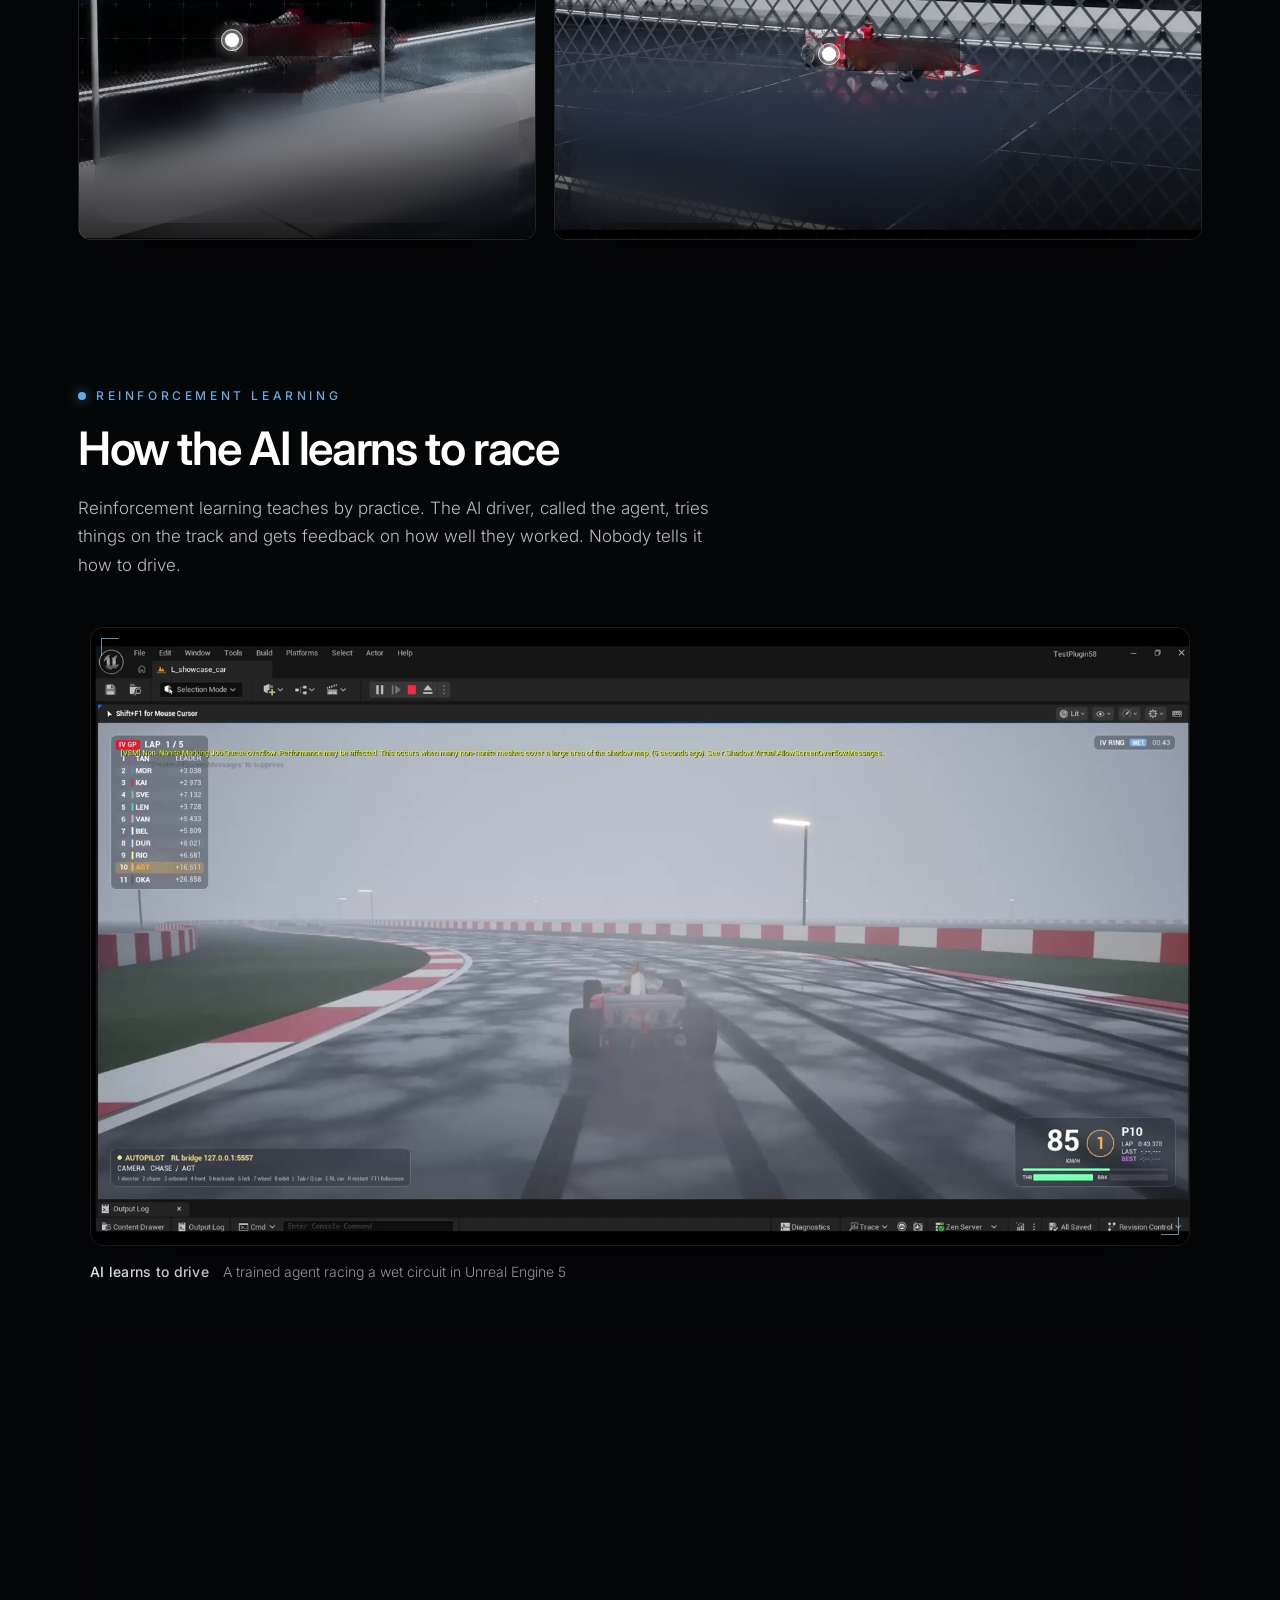
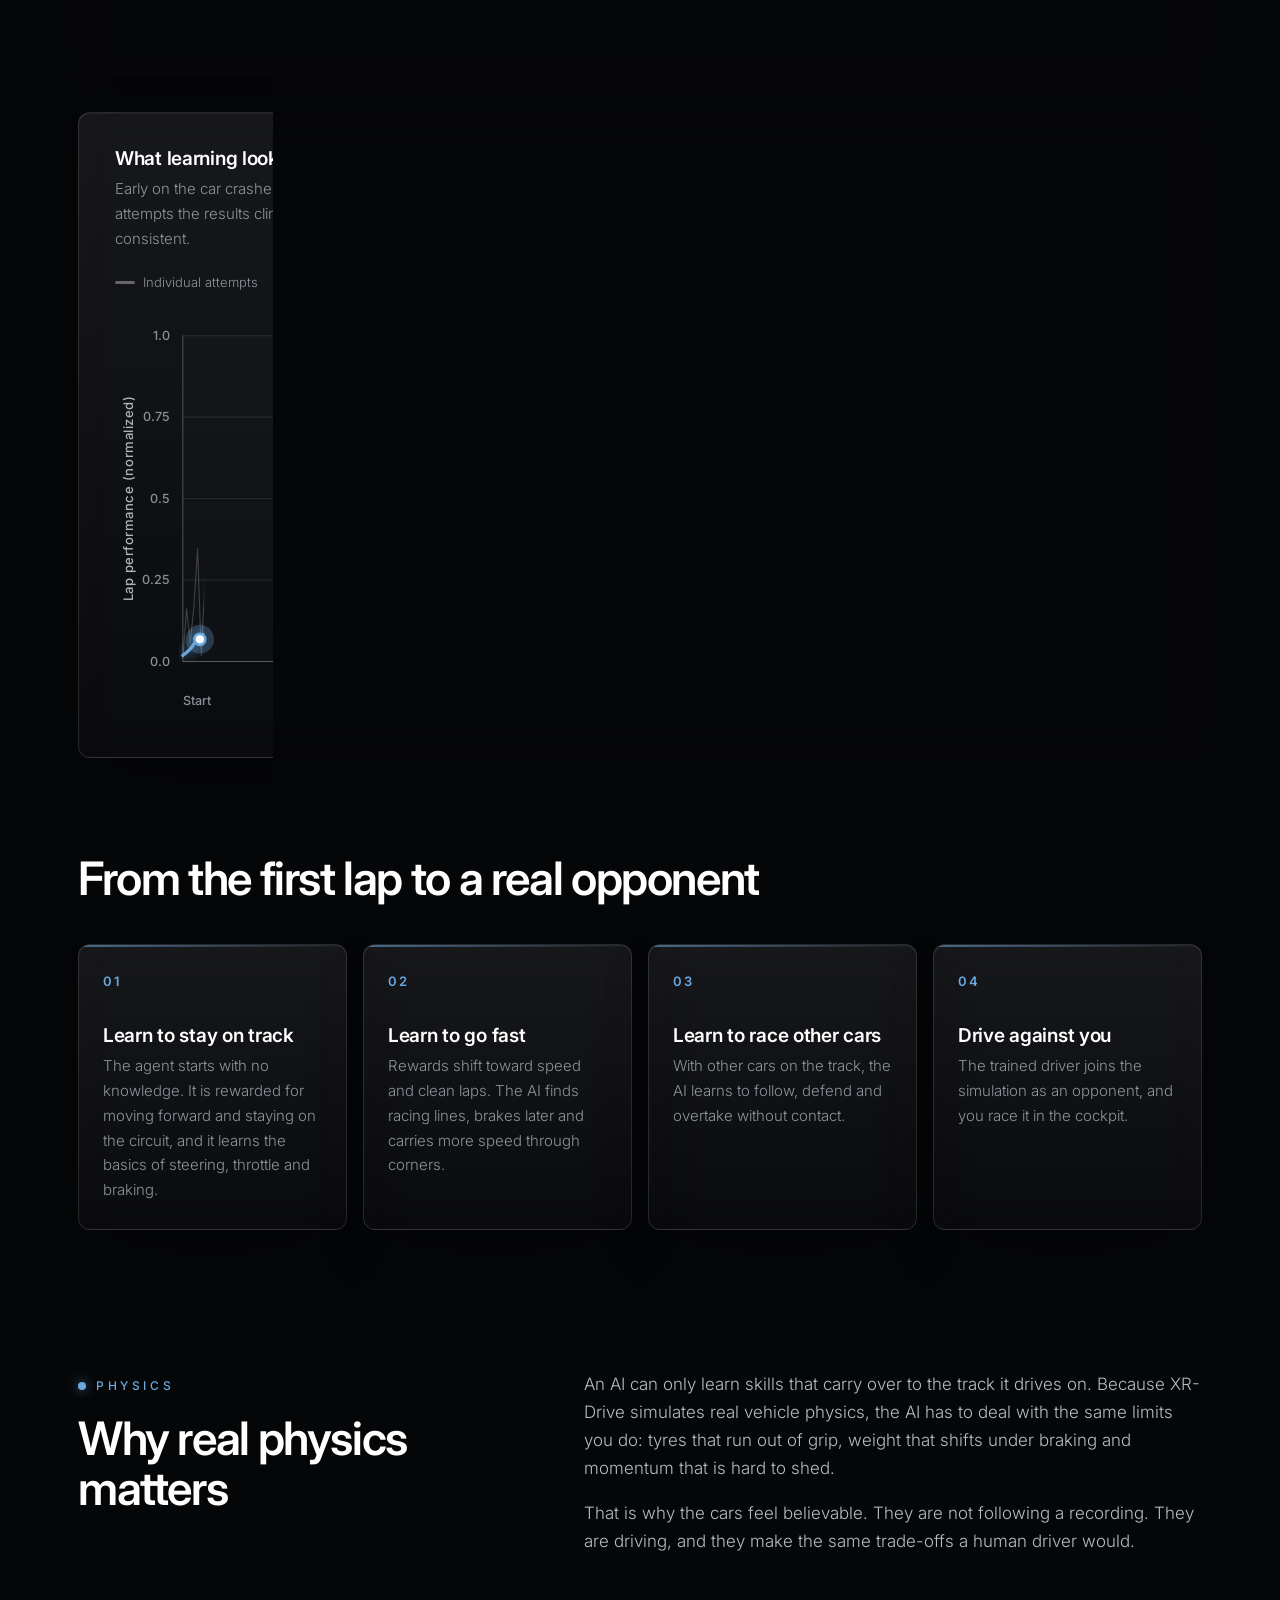
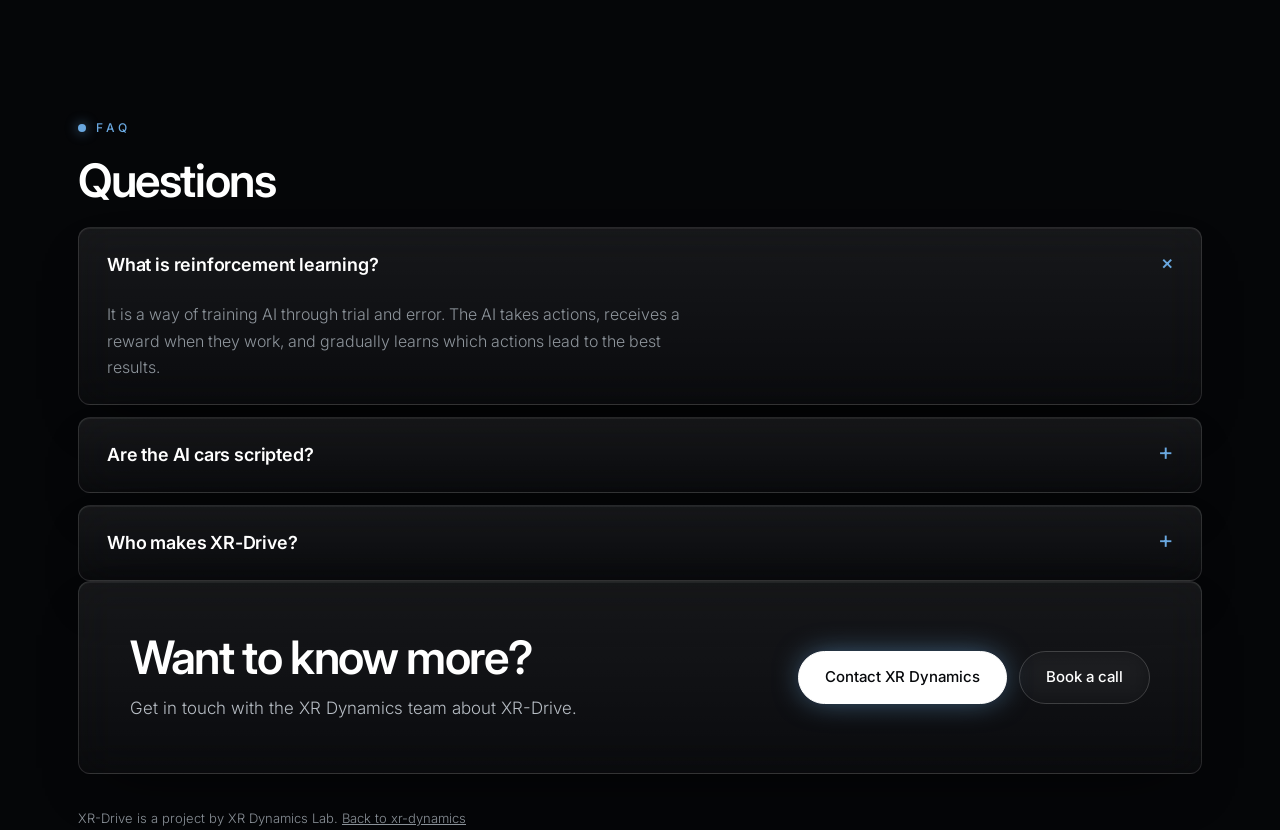
<file: xr-drive.html>
<!DOCTYPE html><html lang="en"><head><meta charset="utf-8"><title>XR-Drive</title><meta http-equiv="refresh" content="0; url=xr-drive/"><link rel="canonical" href="xr-drive/"><script>location.replace("xr-drive/"+location.hash)</script></head><body><a href="xr-drive/">XR-Drive</a></body></html>
</file>
